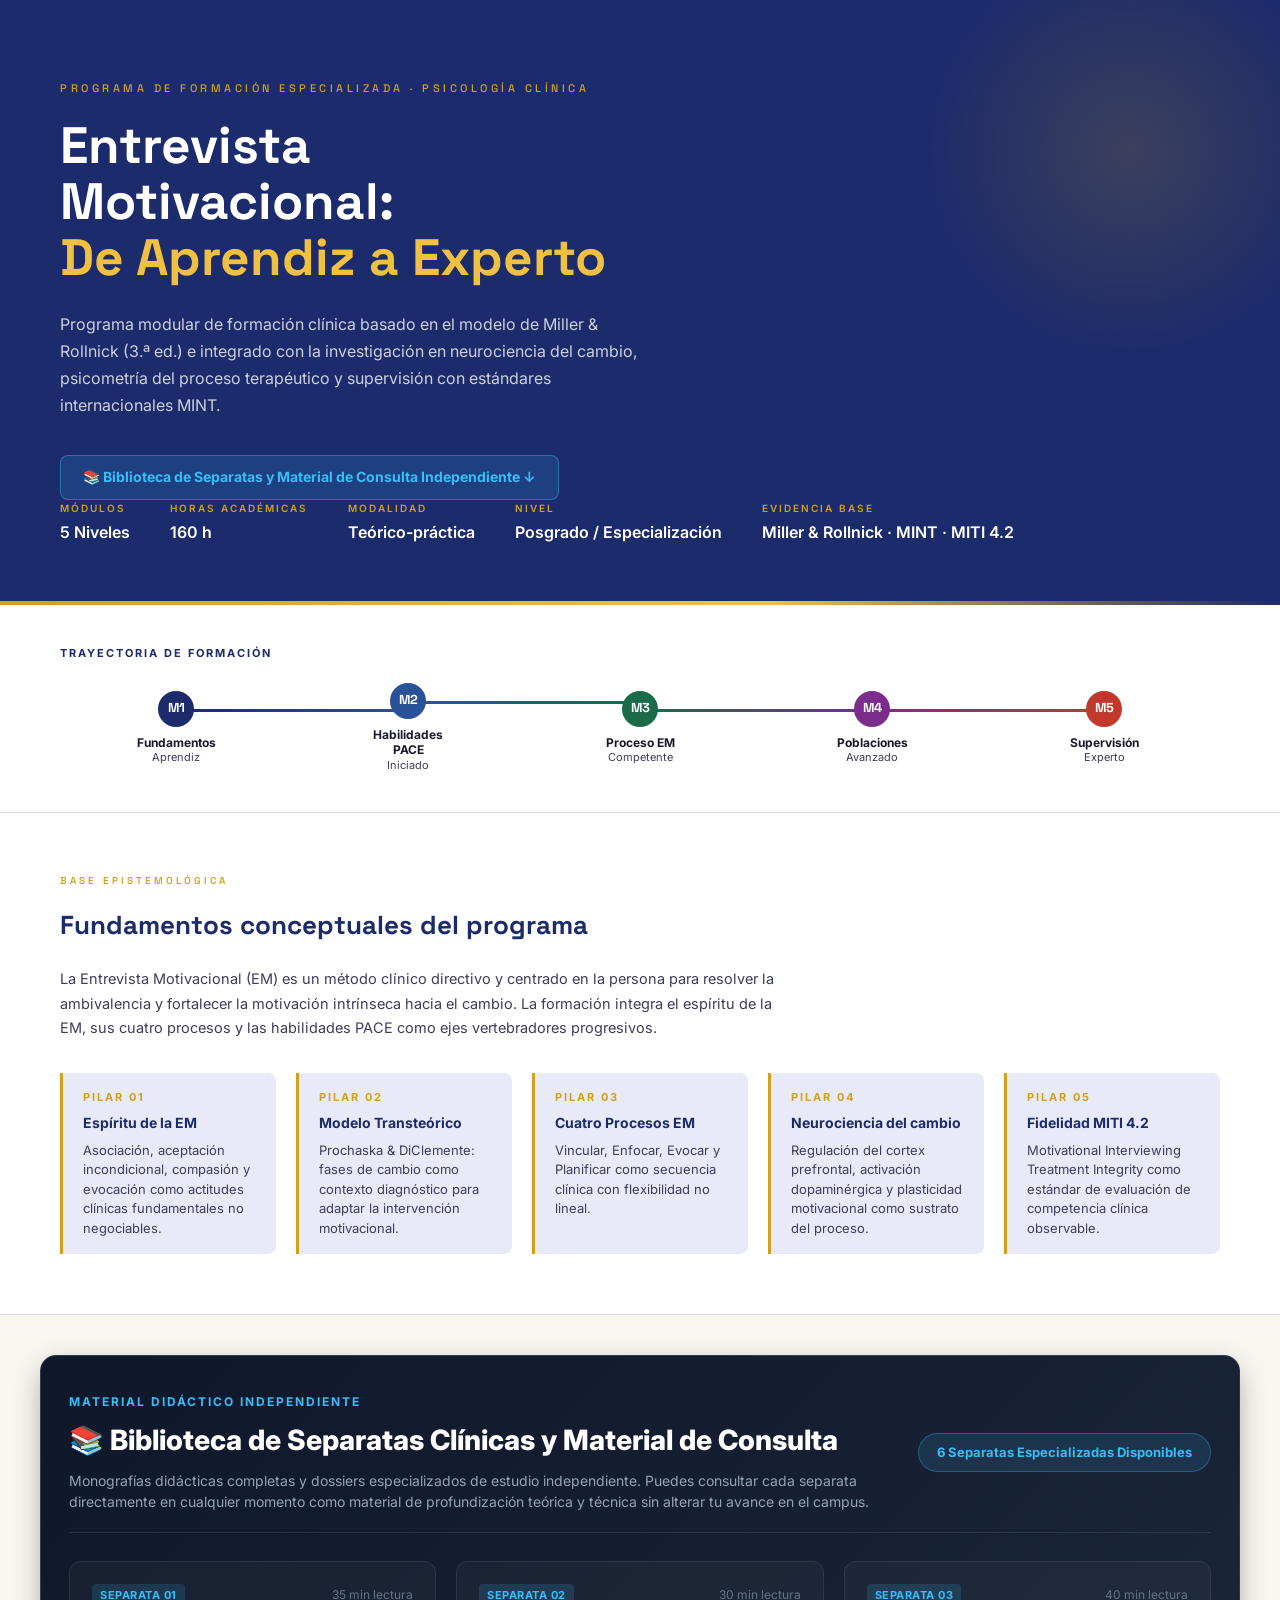
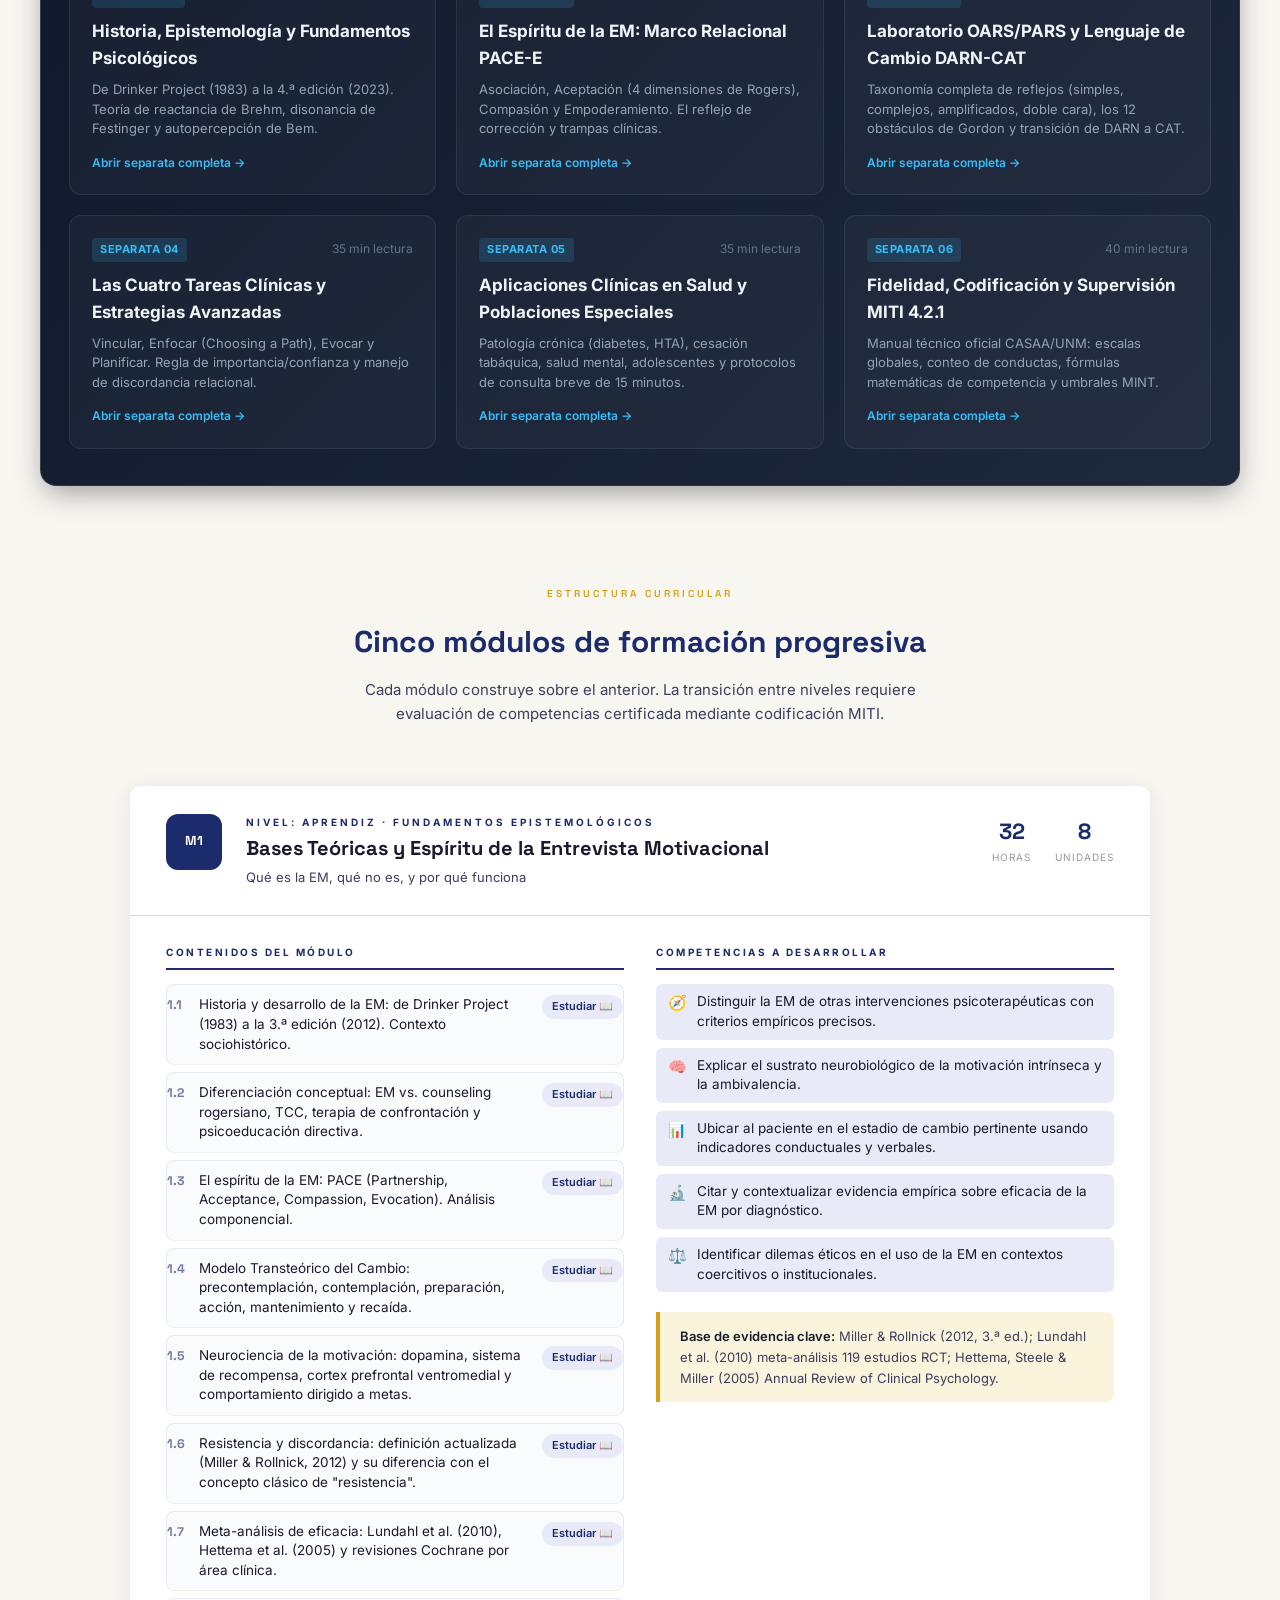
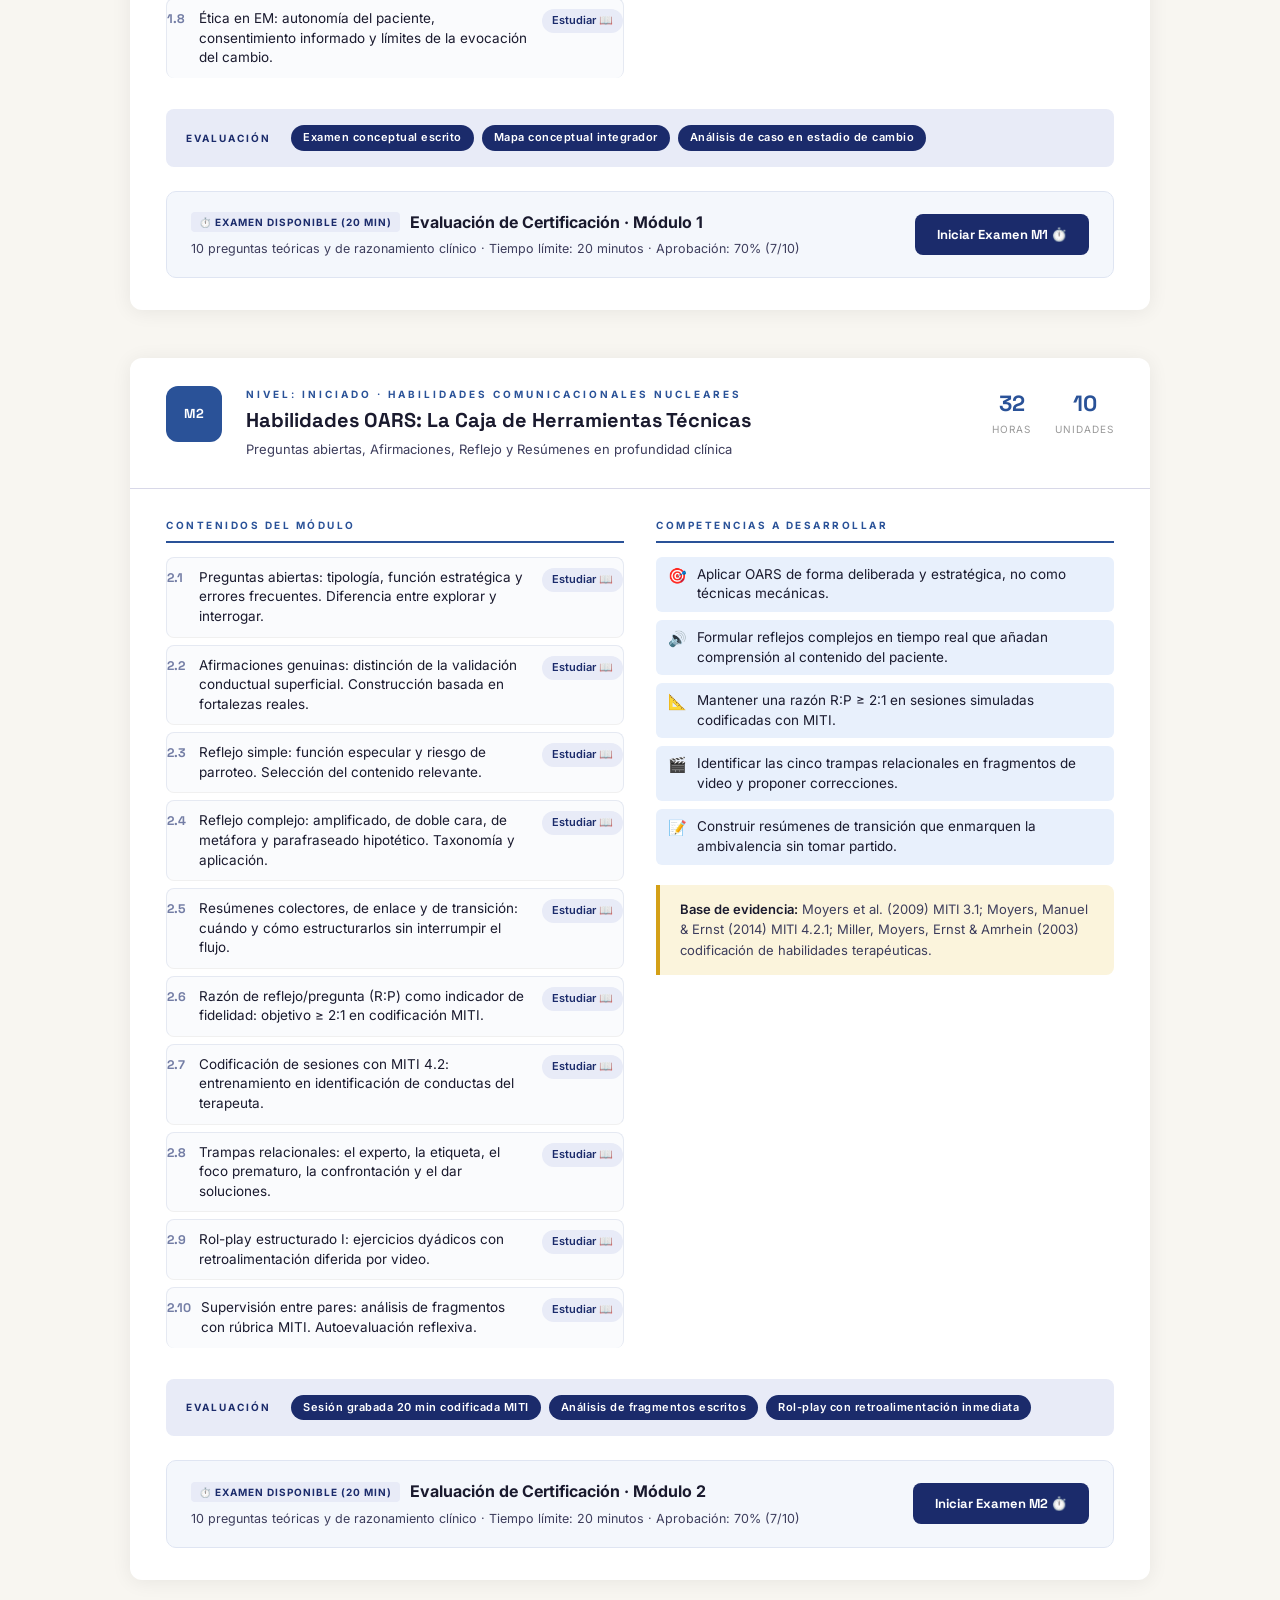
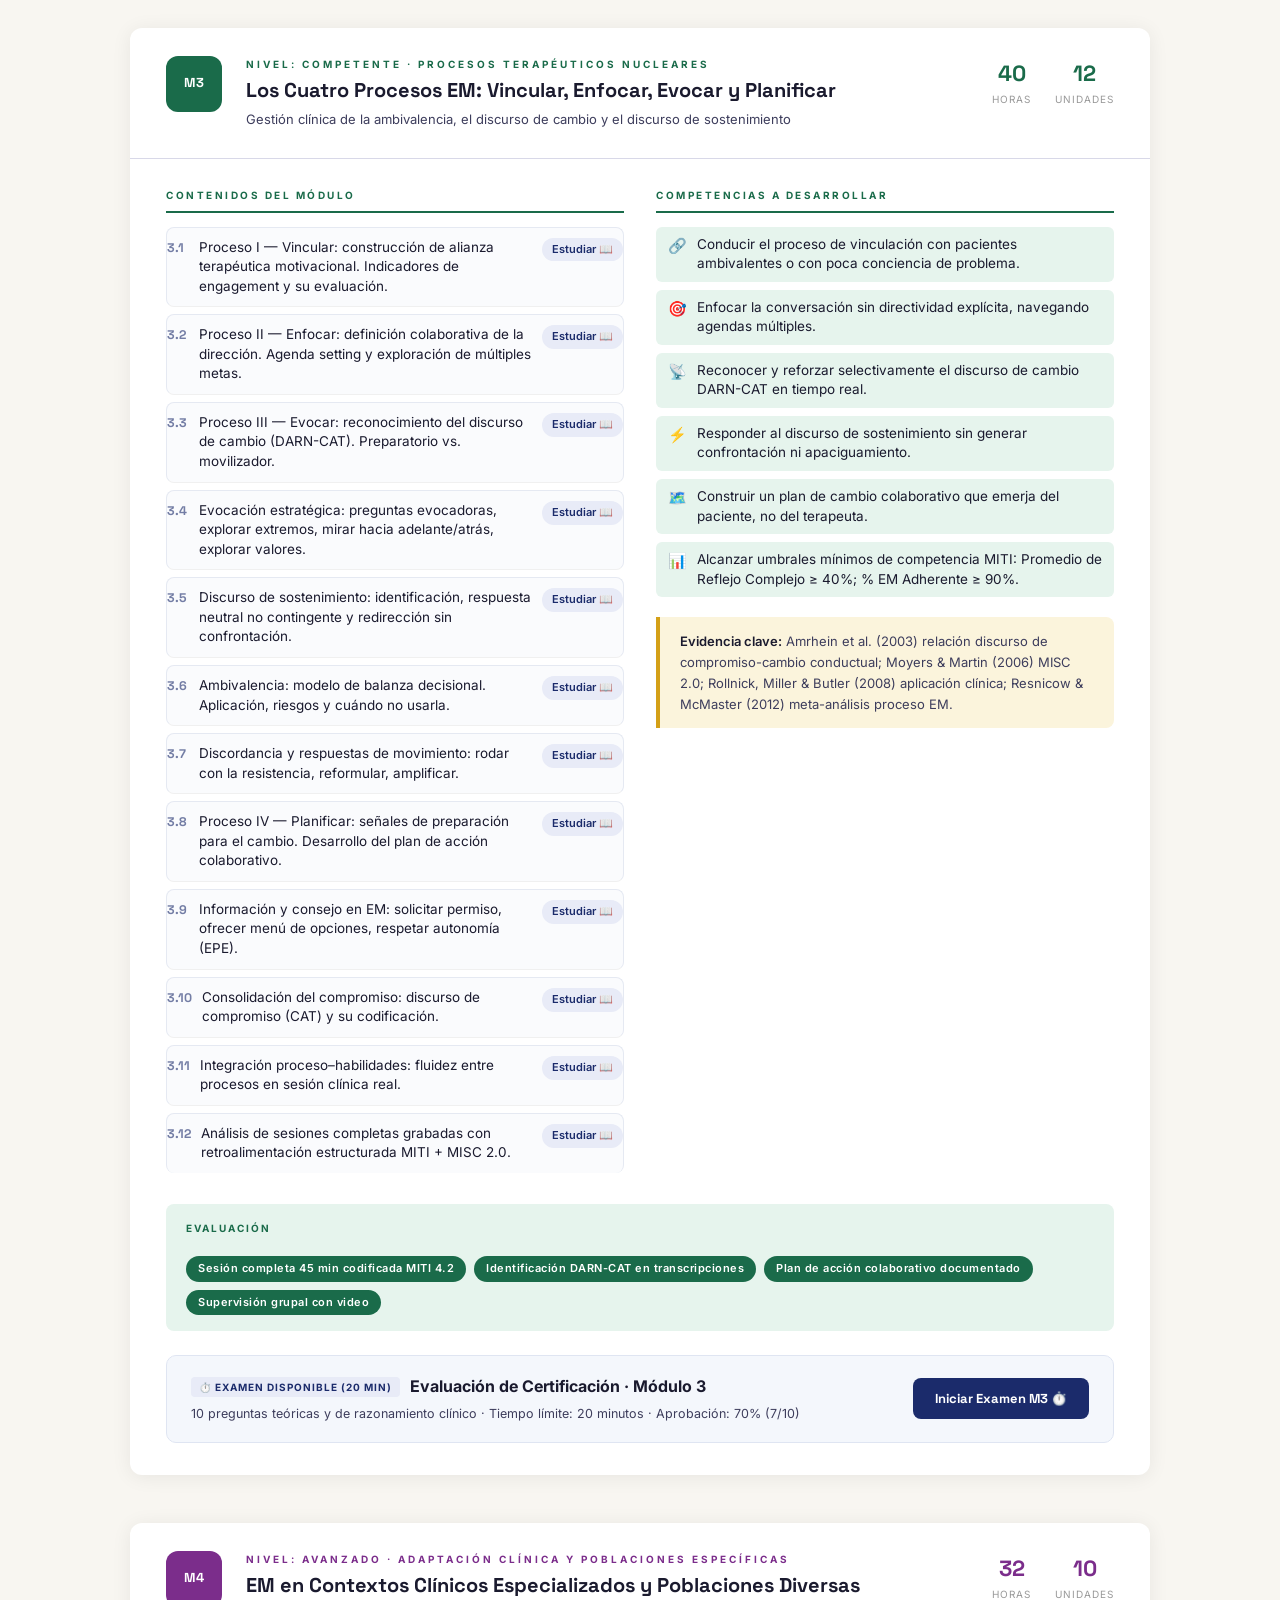
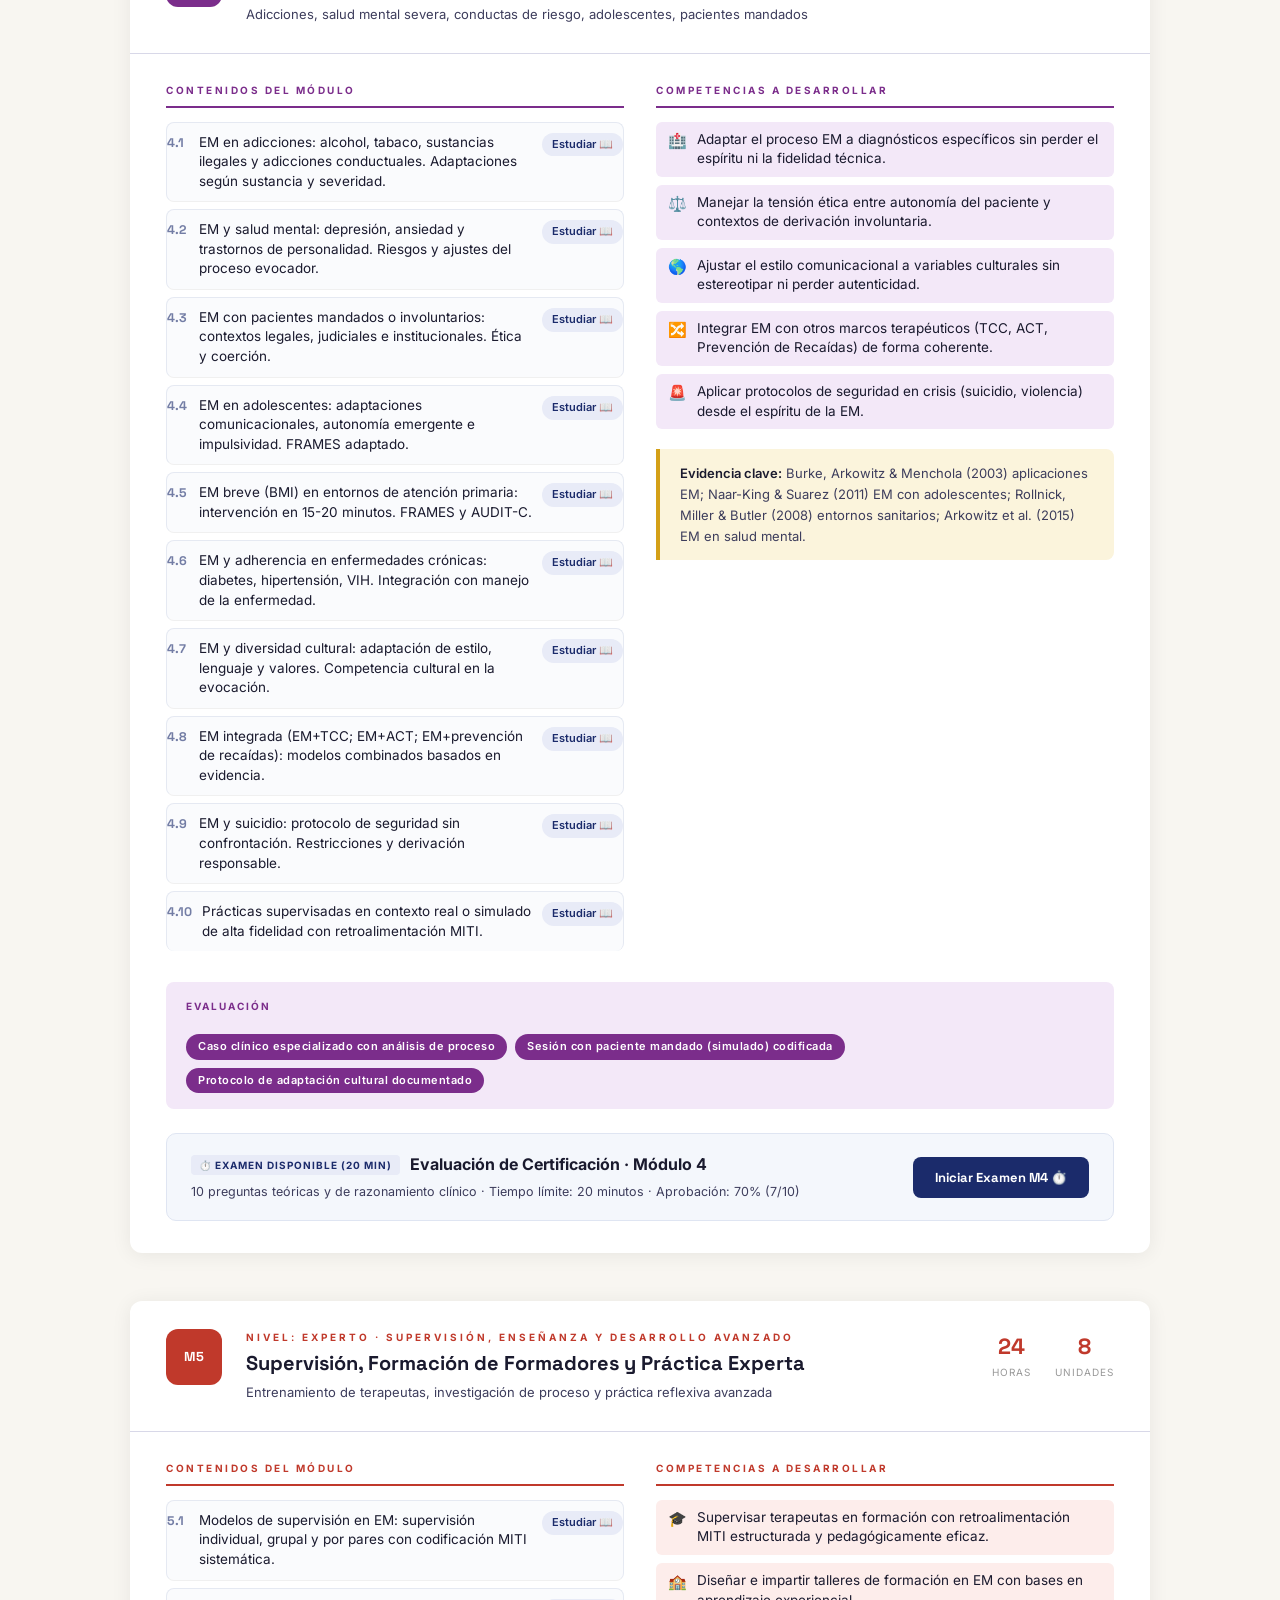
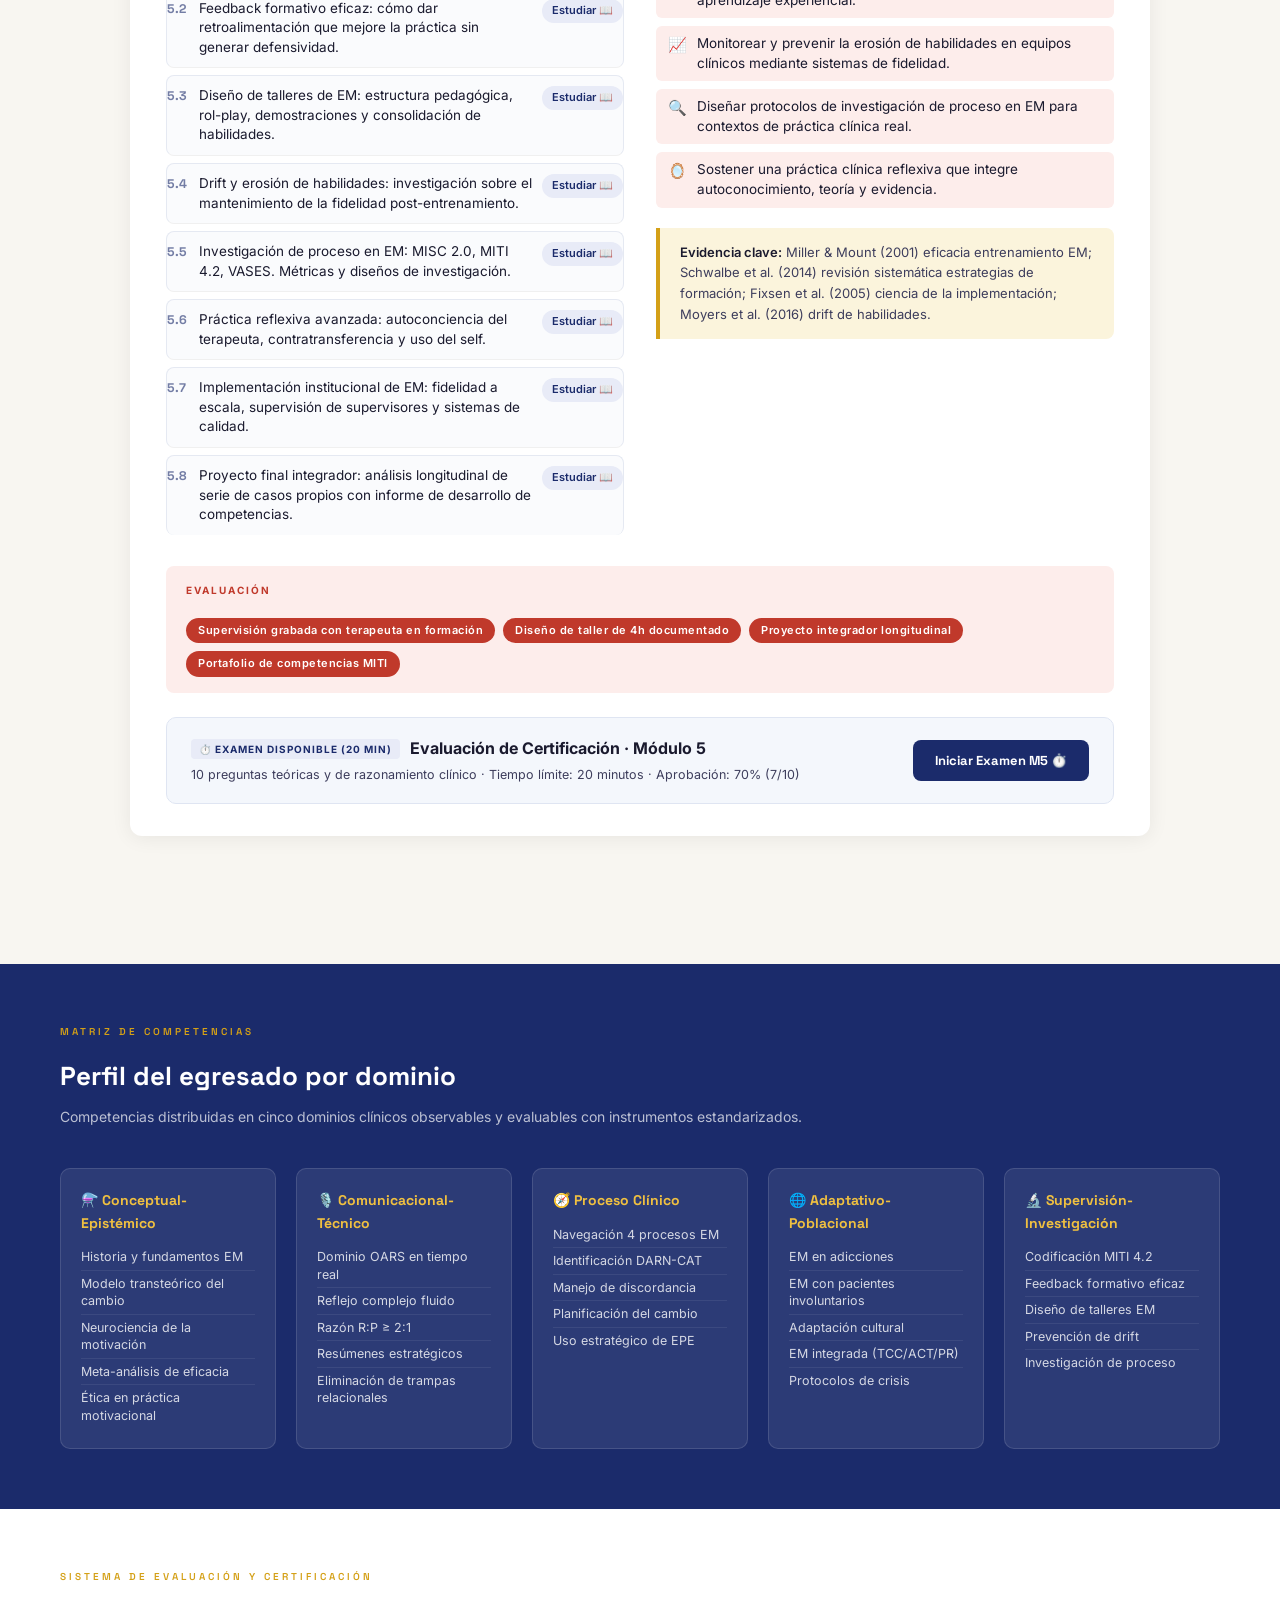
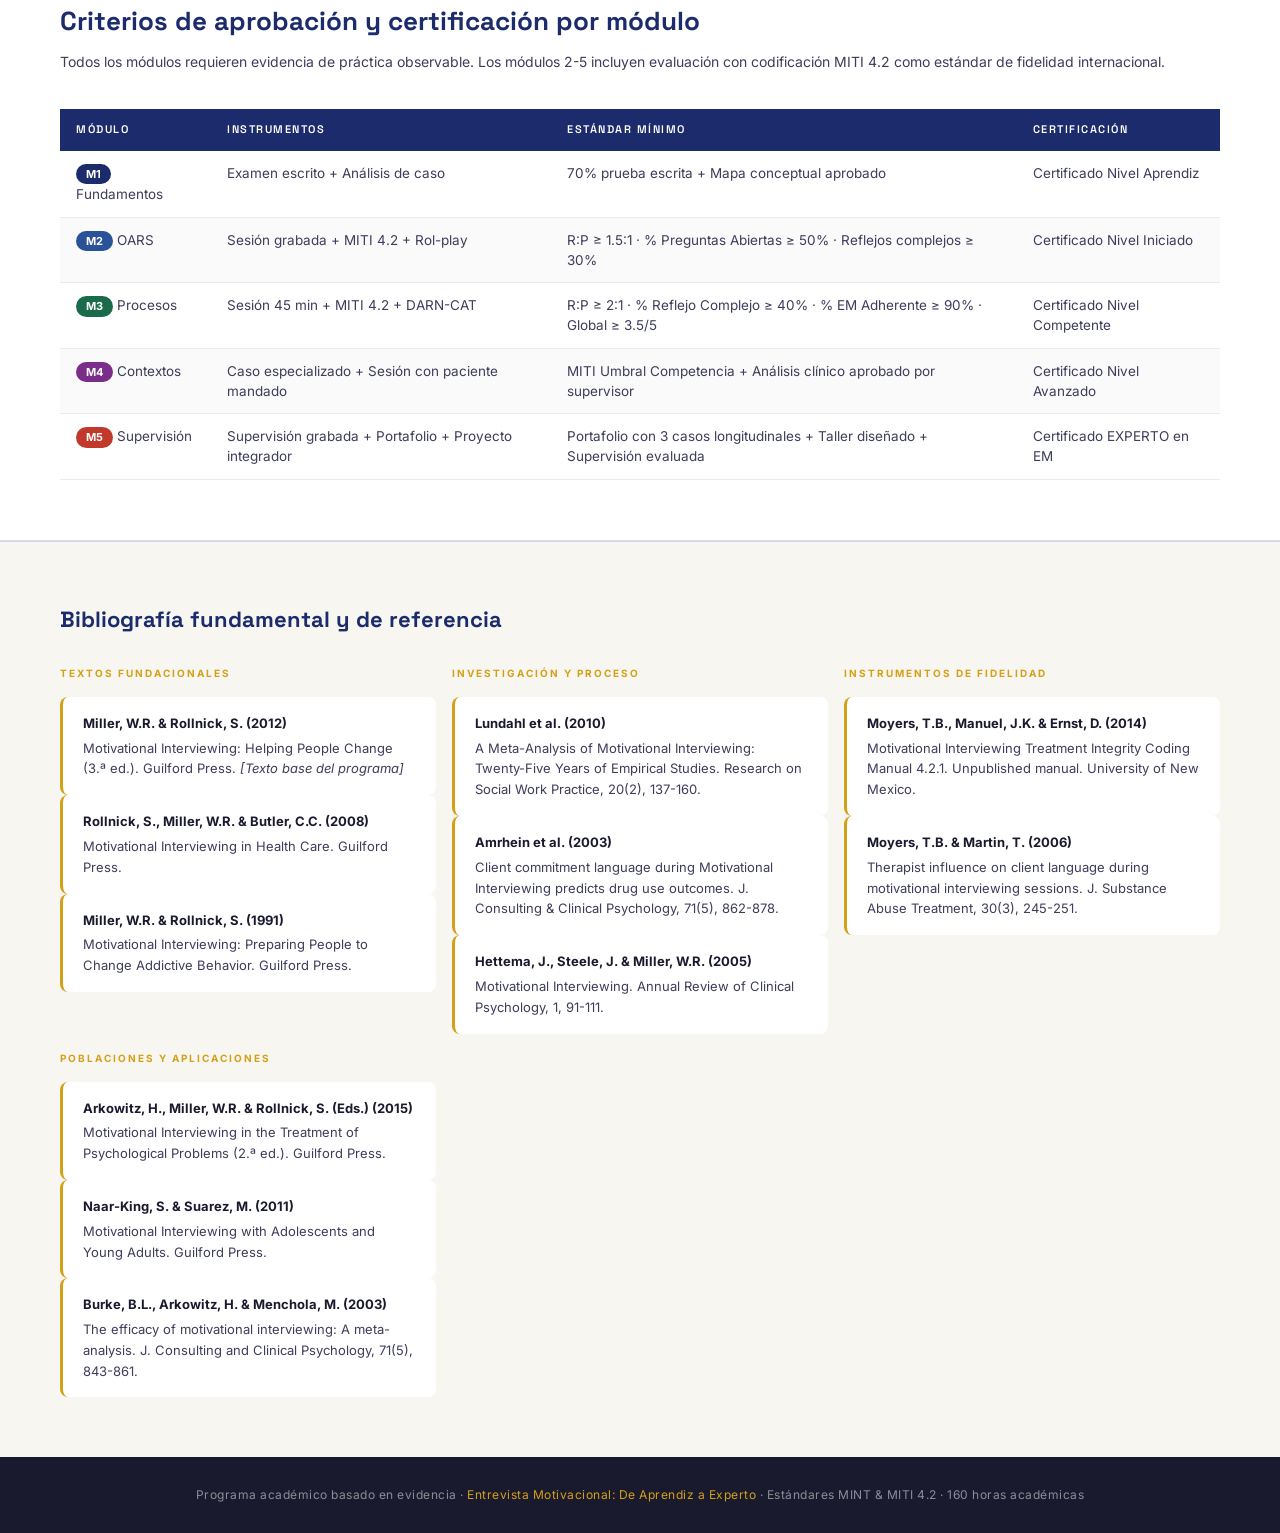
<file: index.html>
<!DOCTYPE html>
<html lang="es">
<head>
<meta charset="UTF-8">
<meta name="viewport" content="width=device-width, initial-scale=1.0">
<title>Programa de Formación en Entrevista Motivacional</title>
<style>
  @import url('https://fonts.googleapis.com/css2?family=Inter:wght@300;400;500;600;700&family=Space+Grotesk:wght@400;500;700&display=swap');

  :root {
    --cobalt: #1B2B6B;
    --cobalt-light: #2A3F8F;
    --cobalt-pale: #E8EBF7;
    --amber: #D4A017;
    --amber-light: #F0C040;
    --amber-pale: #FBF4DC;
    --ink: #1A1A2E;
    --graphite: #3D3D5C;
    --mist: #F8F6F1;
    --white: #FFFFFF;
    --border: #D8D8E8;
    --m1: #1B2B6B;
    --m2: #2A5298;
    --m3: #1A6B4A;
    --m4: #7B2D8B;
    --m5: #C0392B;
  }

  * { margin: 0; padding: 0; box-sizing: border-box; }

  body {
    font-family: 'Inter', sans-serif;
    background: var(--mist);
    color: var(--ink);
    line-height: 1.6;
  }

  /* HERO */
  .hero {
    background: var(--cobalt);
    color: white;
    padding: 80px 60px 60px;
    position: relative;
    overflow: hidden;
  }
  .hero::before {
    content: '';
    position: absolute;
    top: -60px; right: -60px;
    width: 420px; height: 420px;
    border-radius: 50%;
    background: radial-gradient(circle, rgba(212,160,23,0.18) 0%, transparent 70%);
  }
  .hero::after {
    content: '';
    position: absolute;
    bottom: 0; left: 0;
    width: 100%; height: 4px;
    background: linear-gradient(90deg, var(--amber) 0%, var(--amber-light) 60%, transparent 100%);
  }
  .hero-eyebrow {
    font-family: 'Space Grotesk', sans-serif;
    font-size: 11px;
    letter-spacing: 3.5px;
    text-transform: uppercase;
    color: var(--amber);
    margin-bottom: 20px;
    font-weight: 500;
  }
  .hero h1 {
    font-family: 'Space Grotesk', sans-serif;
    font-size: clamp(28px, 4vw, 52px);
    font-weight: 700;
    line-height: 1.1;
    max-width: 700px;
    margin-bottom: 24px;
  }
  .hero h1 em {
    font-style: normal;
    color: var(--amber-light);
  }
  .hero-desc {
    font-size: 16px;
    color: rgba(255,255,255,0.78);
    max-width: 580px;
    line-height: 1.7;
    margin-bottom: 36px;
  }
  .hero-meta {
    display: flex;
    gap: 40px;
    flex-wrap: wrap;
  }
  .meta-item {
    display: flex;
    flex-direction: column;
    gap: 4px;
  }
  .meta-label {
    font-size: 10px;
    letter-spacing: 2px;
    text-transform: uppercase;
    color: var(--amber);
    font-weight: 600;
  }
  .meta-value {
    font-size: 16px;
    font-weight: 600;
    color: white;
  }

  /* MARCO TEÓRICO */
  .framework {
    background: white;
    padding: 60px;
    border-bottom: 1px solid var(--border);
  }
  .section-label {
    font-family: 'Space Grotesk', sans-serif;
    font-size: 10px;
    letter-spacing: 3px;
    text-transform: uppercase;
    color: var(--amber);
    font-weight: 600;
    margin-bottom: 16px;
  }
  .framework h2 {
    font-family: 'Space Grotesk', sans-serif;
    font-size: 26px;
    font-weight: 700;
    color: var(--cobalt);
    margin-bottom: 20px;
  }
  .pillars {
    display: grid;
    grid-template-columns: repeat(auto-fit, minmax(200px, 1fr));
    gap: 20px;
    margin-top: 32px;
  }
  .pillar {
    border-left: 3px solid var(--amber);
    padding: 16px 20px;
    background: var(--cobalt-pale);
    border-radius: 0 8px 8px 0;
  }
  .pillar-num {
    font-size: 11px;
    letter-spacing: 2px;
    color: var(--amber);
    font-weight: 700;
    text-transform: uppercase;
    margin-bottom: 6px;
  }
  .pillar h4 {
    font-size: 14px;
    font-weight: 700;
    color: var(--cobalt);
    margin-bottom: 6px;
  }
  .pillar p {
    font-size: 13px;
    color: var(--graphite);
    line-height: 1.5;
  }

  /* ESTRUCTURA MODULAR */
  .program-body {
    max-width: 1100px;
    margin: 0 auto;
    padding: 60px 40px;
  }

  .program-header {
    text-align: center;
    margin-bottom: 60px;
  }
  .program-header h2 {
    font-family: 'Space Grotesk', sans-serif;
    font-size: 30px;
    font-weight: 700;
    color: var(--cobalt);
    margin-bottom: 12px;
  }
  .program-header p {
    color: var(--graphite);
    font-size: 15px;
    max-width: 560px;
    margin: 0 auto;
  }

  /* MÓDULO CARDS */
  .module {
    margin-bottom: 48px;
    border-radius: 12px;
    overflow: hidden;
    box-shadow: 0 2px 20px rgba(0,0,0,0.07);
    background: white;
    position: relative;
  }

  .module-header {
    padding: 28px 36px;
    display: flex;
    align-items: flex-start;
    gap: 24px;
    cursor: pointer;
    transition: background 0.2s;
  }
  .module-header:hover { background: rgba(0,0,0,0.02); }

  .module-badge {
    min-width: 56px; height: 56px;
    border-radius: 12px;
    display: flex; align-items: center; justify-content: center;
    font-family: 'Space Grotesk', sans-serif;
    font-size: 13px;
    font-weight: 700;
    color: white;
    letter-spacing: 0.5px;
    flex-shrink: 0;
  }

  .module-meta { flex: 1; }
  .module-level {
    font-size: 10px;
    letter-spacing: 3px;
    text-transform: uppercase;
    font-weight: 700;
    margin-bottom: 6px;
  }
  .module-title {
    font-family: 'Space Grotesk', sans-serif;
    font-size: 20px;
    font-weight: 700;
    color: var(--ink);
    margin-bottom: 6px;
    line-height: 1.25;
  }
  .module-subtitle {
    font-size: 13px;
    color: var(--graphite);
  }
  .module-stats {
    display: flex;
    gap: 24px;
    flex-shrink: 0;
    align-items: center;
  }
  .stat { text-align: center; }
  .stat-val {
    font-family: 'Space Grotesk', sans-serif;
    font-size: 22px;
    font-weight: 700;
  }
  .stat-lbl {
    font-size: 10px;
    color: #999;
    letter-spacing: 1px;
    text-transform: uppercase;
  }

  .module-body {
    padding: 0 36px 32px;
    border-top: 1px solid var(--border);
  }

  .module-grid {
    display: grid;
    grid-template-columns: 1fr 1fr;
    gap: 32px;
    margin-top: 28px;
  }

  .col-label {
    font-size: 10px;
    letter-spacing: 2.5px;
    text-transform: uppercase;
    font-weight: 700;
    margin-bottom: 14px;
    padding-bottom: 8px;
    border-bottom: 2px solid;
  }

  .unit-list { list-style: none; }
  .unit-list li {
    padding: 10px 0;
    border-bottom: 1px solid #F0F0F0;
    font-size: 14px;
    color: var(--graphite);
    display: flex;
    gap: 10px;
    align-items: flex-start;
    line-height: 1.45;
  }
  .unit-list li:last-child { border-bottom: none; }
  .unit-num {
    font-size: 11px;
    font-weight: 700;
    min-width: 22px;
    padding-top: 1px;
    opacity: 0.6;
  }

  .comp-list { list-style: none; }
  .comp-list li {
    padding: 8px 12px;
    margin-bottom: 8px;
    border-radius: 6px;
    font-size: 13.5px;
    line-height: 1.45;
    display: flex;
    gap: 10px;
    align-items: flex-start;
  }
  .comp-icon { font-size: 15px; flex-shrink: 0; }

  .eval-row {
    margin-top: 24px;
    padding: 16px 20px;
    border-radius: 8px;
    background: var(--cobalt-pale);
    display: flex;
    gap: 20px;
    flex-wrap: wrap;
    align-items: center;
  }
  .eval-label {
    font-size: 10px;
    letter-spacing: 2px;
    text-transform: uppercase;
    font-weight: 700;
    color: var(--cobalt);
    flex-shrink: 0;
  }
  .eval-tags {
    display: flex;
    gap: 8px;
    flex-wrap: wrap;
  }
  .eval-tag {
    background: var(--cobalt);
    color: white;
    font-size: 11px;
    font-weight: 600;
    padding: 4px 12px;
    border-radius: 20px;
    letter-spacing: 0.5px;
  }

  /* COLORES POR MÓDULO */
  .m1 .module-badge { background: var(--m1); }
  .m1 .module-level { color: var(--m1); }
  .m1 .stat-val { color: var(--m1); }
  .m1 .col-label { border-color: var(--m1); color: var(--m1); }
  .m1 .comp-list li { background: #E8EBF7; }

  .m2 .module-badge { background: var(--m2); }
  .m2 .module-level { color: var(--m2); }
  .m2 .stat-val { color: var(--m2); }
  .m2 .col-label { border-color: var(--m2); color: var(--m2); }
  .m2 .comp-list li { background: #E8F0FC; }

  .m3 .module-badge { background: var(--m3); }
  .m3 .module-level { color: var(--m3); }
  .m3 .stat-val { color: var(--m3); }
  .m3 .col-label { border-color: var(--m3); color: var(--m3); }
  .m3 .comp-list li { background: #E6F4ED; }
  .m3 .eval-row { background: #E6F4ED; }
  .m3 .eval-label { color: var(--m3); }
  .m3 .eval-tag { background: var(--m3); }

  .m4 .module-badge { background: var(--m4); }
  .m4 .module-level { color: var(--m4); }
  .m4 .stat-val { color: var(--m4); }
  .m4 .col-label { border-color: var(--m4); color: var(--m4); }
  .m4 .comp-list li { background: #F3E8F8; }
  .m4 .eval-row { background: #F3E8F8; }
  .m4 .eval-label { color: var(--m4); }
  .m4 .eval-tag { background: var(--m4); }

  .m5 .module-badge { background: var(--m5); }
  .m5 .module-level { color: var(--m5); }
  .m5 .stat-val { color: var(--m5); }
  .m5 .col-label { border-color: var(--m5); color: var(--m5); }
  .m5 .comp-list li { background: #FDEDEB; }
  .m5 .eval-row { background: #FDEDEB; }
  .m5 .eval-label { color: var(--m5); }
  .m5 .eval-tag { background: var(--m5); }

  /* EVIDENCIA */
  .evidence-strip {
    background: var(--amber-pale);
    border-left: 4px solid var(--amber);
    padding: 14px 20px;
    border-radius: 0 8px 8px 0;
    margin-top: 20px;
    font-size: 13px;
    color: var(--graphite);
    line-height: 1.6;
  }
  .evidence-strip strong {
    color: var(--ink);
    font-weight: 600;
  }

  /* MAPA DE COMPETENCIAS */
  .competency-map {
    background: var(--cobalt);
    color: white;
    padding: 60px;
    margin-top: 20px;
  }
  .competency-map h2 {
    font-family: 'Space Grotesk', sans-serif;
    font-size: 26px;
    margin-bottom: 8px;
  }
  .competency-map .intro {
    color: rgba(255,255,255,0.7);
    font-size: 14px;
    margin-bottom: 40px;
  }
  .comp-matrix {
    display: grid;
    grid-template-columns: repeat(auto-fit, minmax(200px, 1fr));
    gap: 20px;
  }
  .comp-card {
    background: rgba(255,255,255,0.08);
    border: 1px solid rgba(255,255,255,0.12);
    border-radius: 10px;
    padding: 20px;
    transition: background 0.2s;
  }
  .comp-card:hover { background: rgba(255,255,255,0.13); }
  .comp-card h4 {
    font-family: 'Space Grotesk', sans-serif;
    font-size: 14px;
    font-weight: 700;
    color: var(--amber-light);
    margin-bottom: 10px;
  }
  .comp-card ul { list-style: none; }
  .comp-card ul li {
    font-size: 12.5px;
    color: rgba(255,255,255,0.8);
    padding: 4px 0;
    border-bottom: 1px solid rgba(255,255,255,0.07);
    line-height: 1.4;
  }
  .comp-card ul li:last-child { border-bottom: none; }

  /* TABLA EVALUACIÓN */
  .eval-section {
    background: white;
    padding: 60px;
  }
  .eval-section h2 {
    font-family: 'Space Grotesk', sans-serif;
    font-size: 26px;
    color: var(--cobalt);
    margin-bottom: 8px;
  }
  .eval-section .intro {
    color: var(--graphite);
    font-size: 14px;
    margin-bottom: 36px;
  }
  table {
    width: 100%;
    border-collapse: collapse;
    font-size: 13.5px;
  }
  th {
    background: var(--cobalt);
    color: white;
    text-align: left;
    padding: 12px 16px;
    font-family: 'Space Grotesk', sans-serif;
    font-size: 11px;
    letter-spacing: 1.5px;
    text-transform: uppercase;
    font-weight: 600;
  }
  td {
    padding: 12px 16px;
    border-bottom: 1px solid #EBEBEB;
    vertical-align: top;
    color: var(--graphite);
    line-height: 1.5;
  }
  tr:nth-child(even) td { background: #FAFAFA; }
  .badge-inline {
    display: inline-block;
    padding: 2px 10px;
    border-radius: 20px;
    font-size: 11px;
    font-weight: 700;
    color: white;
  }

  /* BIBLIOGRAFÍA */
  .biblio {
    padding: 60px;
    background: var(--mist);
    border-top: 2px solid var(--border);
  }
  .biblio h2 {
    font-family: 'Space Grotesk', sans-serif;
    font-size: 22px;
    color: var(--cobalt);
    margin-bottom: 28px;
  }
  .biblio-grid {
    display: grid;
    grid-template-columns: repeat(auto-fit, minmax(280px, 1fr));
    gap: 16px;
  }
  .biblio-item {
    background: white;
    border-radius: 8px;
    padding: 16px 20px;
    border-left: 3px solid var(--amber);
    font-size: 13px;
    line-height: 1.6;
    color: var(--graphite);
  }
  .biblio-item strong { color: var(--ink); display: block; margin-bottom: 4px; }
  .biblio-cat {
    font-size: 10px;
    letter-spacing: 2px;
    text-transform: uppercase;
    color: var(--amber);
    font-weight: 700;
    margin-bottom: 16px;
  }

  /* FOOTER */
  footer {
    background: var(--ink);
    color: rgba(255,255,255,0.5);
    text-align: center;
    padding: 28px;
    font-size: 12px;
    letter-spacing: 0.5px;
  }
  footer span { color: var(--amber); }

  /* PROGRESS BAR */
  .progress-container {
    background: white;
    padding: 40px 60px;
    border-bottom: 1px solid var(--border);
  }
  .progress-label {
    font-size: 11px;
    letter-spacing: 2px;
    text-transform: uppercase;
    font-weight: 700;
    color: var(--cobalt);
    margin-bottom: 20px;
  }
  .progress-track {
    display: flex;
    align-items: center;
    gap: 0;
  }
  .prog-node {
    display: flex;
    flex-direction: column;
    align-items: center;
    flex: 1;
    position: relative;
  }
  .prog-dot {
    width: 36px; height: 36px;
    border-radius: 50%;
    color: white;
    font-family: 'Space Grotesk', sans-serif;
    font-size: 13px;
    font-weight: 700;
    display: flex; align-items: center; justify-content: center;
    position: relative;
    z-index: 1;
  }
  .prog-line {
    position: absolute;
    top: 18px; left: 50%;
    width: 100%; height: 3px;
    z-index: 0;
  }
  .prog-text {
    font-size: 11px;
    text-align: center;
    margin-top: 8px;
    line-height: 1.3;
    color: var(--graphite);
    max-width: 100px;
  }
  .prog-text strong {
    display: block;
    color: var(--ink);
    font-size: 12px;
  }

  @media (max-width: 768px) {
    .hero { padding: 48px 24px 40px; }
    .framework, .competency-map, .eval-section, .biblio { padding: 40px 24px; }
    .program-body { padding: 40px 20px; }
    .module-header { flex-wrap: wrap; padding: 20px 20px; }
    .module-body { padding: 0 20px 24px; }
    .module-grid { grid-template-columns: 1fr; }
    .module-stats { display: none; }
    .progress-container { padding: 32px 24px; }
    .prog-text { display: none; }
  }

  @media print {
    .module-body { display: block !important; }
  }
</style>
<link rel="stylesheet" href="css/course.css">
<base target="_blank">
</head>
<body>

<!-- HERO -->
<header class="hero">
  <div class="hero-eyebrow">Programa de Formación Especializada · Psicología Clínica</div>
  <h1>Entrevista<br>Motivacional:<br><em>De Aprendiz a Experto</em></h1>
  <p class="hero-desc">Programa modular de formación clínica basado en el modelo de Miller &amp; Rollnick (3.ª ed.) e integrado con la investigación en neurociencia del cambio, psicometría del proceso terapéutico y supervisión con estándares internacionales MINT.</p>
  <div style="margin-top: 20px;">
        <a href="#biblioteca-separatas" style="display: inline-flex; align-items: center; gap: 8px; background: rgba(56,189,248,0.15); border: 1px solid rgba(56,189,248,0.4); color: #38bdf8; padding: 10px 22px; border-radius: 8px; font-weight: 700; text-decoration: none; font-size: 14px; transition: all 0.2s;">📚 Biblioteca de Separatas y Material de Consulta Independiente ↓</a>
      </div>
      <div class="hero-meta">
    <div class="meta-item">
      <span class="meta-label">Módulos</span>
      <span class="meta-value">5 Niveles</span>
    </div>
    <div class="meta-item">
      <span class="meta-label">Horas académicas</span>
      <span class="meta-value">160 h</span>
    </div>
    <div class="meta-item">
      <span class="meta-label">Modalidad</span>
      <span class="meta-value">Teórico-práctica</span>
    </div>
    <div class="meta-item">
      <span class="meta-label">Nivel</span>
      <span class="meta-value">Posgrado / Especialización</span>
    </div>
    <div class="meta-item">
      <span class="meta-label">Evidencia base</span>
      <span class="meta-value">Miller &amp; Rollnick · MINT · MITI 4.2</span>
    </div>
  </div>
</header>

<!-- PROGRESO VISUAL -->
<div class="progress-container">
  <div class="progress-label">Trayectoria de formación</div>
  <div class="progress-track">
    <div class="prog-node">
      <div class="prog-dot" style="background:var(--m1)">M1</div>
      <div class="prog-line" style="background:linear-gradient(90deg,var(--m1),var(--m2))"></div>
      <div class="prog-text"><strong>Fundamentos</strong>Aprendiz</div>
    </div>
    <div class="prog-node">
      <div class="prog-dot" style="background:var(--m2)">M2</div>
      <div class="prog-line" style="background:linear-gradient(90deg,var(--m2),var(--m3))"></div>
      <div class="prog-text"><strong>Habilidades PACE</strong>Iniciado</div>
    </div>
    <div class="prog-node">
      <div class="prog-dot" style="background:var(--m3)">M3</div>
      <div class="prog-line" style="background:linear-gradient(90deg,var(--m3),var(--m4))"></div>
      <div class="prog-text"><strong>Proceso EM</strong>Competente</div>
    </div>
    <div class="prog-node">
      <div class="prog-dot" style="background:var(--m4)">M4</div>
      <div class="prog-line" style="background:linear-gradient(90deg,var(--m4),var(--m5))"></div>
      <div class="prog-text"><strong>Poblaciones</strong>Avanzado</div>
    </div>
    <div class="prog-node">
      <div class="prog-dot" style="background:var(--m5)">M5</div>
      <div class="prog-line" style="background:transparent"></div>
      <div class="prog-text"><strong>Supervisión</strong>Experto</div>
    </div>
  </div>
</div>

<!-- MARCO TEÓRICO -->
<section class="framework">
  <div class="section-label">Base epistemológica</div>
  <h2>Fundamentos conceptuales del programa</h2>
  <p style="color:var(--graphite);max-width:720px;font-size:14.5px;line-height:1.7">
    La Entrevista Motivacional (EM) es un método clínico directivo y centrado en la persona para resolver la ambivalencia y fortalecer la motivación intrínseca hacia el cambio. La formación integra el espíritu de la EM, sus cuatro procesos y las habilidades PACE como ejes vertebradores progresivos.
  </p>
  <div class="pillars">
    <div class="pillar">
      <div class="pillar-num">Pilar 01</div>
      <h4>Espíritu de la EM</h4>
      <p>Asociación, aceptación incondicional, compasión y evocación como actitudes clínicas fundamentales no negociables.</p>
    </div>
    <div class="pillar">
      <div class="pillar-num">Pilar 02</div>
      <h4>Modelo Transteórico</h4>
      <p>Prochaska &amp; DiClemente: fases de cambio como contexto diagnóstico para adaptar la intervención motivacional.</p>
    </div>
    <div class="pillar">
      <div class="pillar-num">Pilar 03</div>
      <h4>Cuatro Procesos EM</h4>
      <p>Vincular, Enfocar, Evocar y Planificar como secuencia clínica con flexibilidad no lineal.</p>
    </div>
    <div class="pillar">
      <div class="pillar-num">Pilar 04</div>
      <h4>Neurociencia del cambio</h4>
      <p>Regulación del cortex prefrontal, activación dopaminérgica y plasticidad motivacional como sustrato del proceso.</p>
    </div>
    <div class="pillar">
      <div class="pillar-num">Pilar 05</div>
      <h4>Fidelidad MITI 4.2</h4>
      <p>Motivational Interviewing Treatment Integrity como estándar de evaluación de competencia clínica observable.</p>
    </div>
  </div>
</section>

<!-- BIBLIOTECA DE SEPARATAS CLÍNICAS -->
<section class="separatas-library" id="biblioteca-separatas" style="max-width: 1200px; margin: 40px auto; padding: 36px 28px; background: linear-gradient(135deg, #0f172a, #1e293b); border: 1px solid rgba(255,255,255,0.12); border-radius: 16px; color: #f8fafc; box-shadow: 0 10px 30px -5px rgba(0, 0, 0, 0.4);">
  <div style="display: flex; align-items: center; justify-content: space-between; flex-wrap: wrap; gap: 16px; margin-bottom: 28px; border-bottom: 1px solid rgba(255,255,255,0.1); padding-bottom: 20px;">
    <div>
      <div style="font-size: 12px; text-transform: uppercase; letter-spacing: 2px; color: #38bdf8; font-weight: 700; margin-bottom: 6px;">Material Didáctico Independiente</div>
      <h2 style="font-size: 28px; font-weight: 800; color: #ffffff; margin: 0;">📚 Biblioteca de Separatas Clínicas y Material de Consulta</h2>
      <p style="color: #94a3b8; font-size: 14px; margin: 8px 0 0; max-width: 820px; line-height: 1.5;">
        Monografías didácticas completas y dossiers especializados de estudio independiente. Puedes consultar cada separata directamente en cualquier momento como material de profundización teórica y técnica sin alterar tu avance en el campus.
      </p>
    </div>
    <div style="background: rgba(56, 189, 248, 0.12); border: 1px solid rgba(56, 189, 248, 0.3); padding: 8px 18px; border-radius: 999px; font-size: 13px; color: #38bdf8; font-weight: 700;">
      6 Separatas Especializadas Disponibles
    </div>
  </div>

  <div style="display: grid; grid-template-columns: repeat(auto-fit, minmax(320px, 1fr)); gap: 20px;">
    <!-- Sep 0 -->
    <a href="separatas/separata-0-historia-fundamentos.html" target="_blank" style="display: block; text-decoration: none; background: rgba(255,255,255,0.03); border: 1px solid rgba(255,255,255,0.08); border-radius: 12px; padding: 22px; transition: all 0.2s; color: inherit;">
      <div style="display: flex; justify-content: space-between; align-items: baseline; margin-bottom: 10px;">
        <span style="font-size: 11px; font-weight: 700; color: #38bdf8; background: rgba(56,189,248,0.15); padding: 3px 8px; border-radius: 4px; letter-spacing: 0.5px;">SEPARATA 01</span>
        <span style="font-size: 12px; color: #64748b;">35 min lectura</span>
      </div>
      <h3 style="font-size: 17px; font-weight: 700; color: #f1f5f9; margin: 0 0 8px;">Historia, Epistemología y Fundamentos Psicológicos</h3>
      <p style="font-size: 13px; color: #94a3b8; line-height: 1.5; margin: 0 0 14px;">De Drinker Project (1983) a la 4.ª edición (2023). Teoría de reactancia de Brehm, disonancia de Festinger y autopercepción de Bem.</p>
      <div style="font-size: 12px; color: #38bdf8; font-weight: 600; display: flex; align-items: center; gap: 4px;">Abrir separata completa →</div>
    </a>

    <!-- Sep 1 -->
    <a href="separatas/separata-1-espiritu-pace.html" target="_blank" style="display: block; text-decoration: none; background: rgba(255,255,255,0.03); border: 1px solid rgba(255,255,255,0.08); border-radius: 12px; padding: 22px; transition: all 0.2s; color: inherit;">
      <div style="display: flex; justify-content: space-between; align-items: baseline; margin-bottom: 10px;">
        <span style="font-size: 11px; font-weight: 700; color: #38bdf8; background: rgba(56,189,248,0.15); padding: 3px 8px; border-radius: 4px; letter-spacing: 0.5px;">SEPARATA 02</span>
        <span style="font-size: 12px; color: #64748b;">30 min lectura</span>
      </div>
      <h3 style="font-size: 17px; font-weight: 700; color: #f1f5f9; margin: 0 0 8px;">El Espíritu de la EM: Marco Relacional PACE-E</h3>
      <p style="font-size: 13px; color: #94a3b8; line-height: 1.5; margin: 0 0 14px;">Asociación, Aceptación (4 dimensiones de Rogers), Compasión y Empoderamiento. El reflejo de corrección y trampas clínicas.</p>
      <div style="font-size: 12px; color: #38bdf8; font-weight: 600; display: flex; align-items: center; gap: 4px;">Abrir separata completa →</div>
    </a>

    <!-- Sep 2 -->
    <a href="separatas/separata-2-oars-darn-cat.html" target="_blank" style="display: block; text-decoration: none; background: rgba(255,255,255,0.03); border: 1px solid rgba(255,255,255,0.08); border-radius: 12px; padding: 22px; transition: all 0.2s; color: inherit;">
      <div style="display: flex; justify-content: space-between; align-items: baseline; margin-bottom: 10px;">
        <span style="font-size: 11px; font-weight: 700; color: #38bdf8; background: rgba(56,189,248,0.15); padding: 3px 8px; border-radius: 4px; letter-spacing: 0.5px;">SEPARATA 03</span>
        <span style="font-size: 12px; color: #64748b;">40 min lectura</span>
      </div>
      <h3 style="font-size: 17px; font-weight: 700; color: #f1f5f9; margin: 0 0 8px;">Laboratorio OARS/PARS y Lenguaje de Cambio DARN-CAT</h3>
      <p style="font-size: 13px; color: #94a3b8; line-height: 1.5; margin: 0 0 14px;">Taxonomía completa de reflejos (simples, complejos, amplificados, doble cara), los 12 obstáculos de Gordon y transición de DARN a CAT.</p>
      <div style="font-size: 12px; color: #38bdf8; font-weight: 600; display: flex; align-items: center; gap: 4px;">Abrir separata completa →</div>
    </a>

    <!-- Sep 3 -->
    <a href="separatas/separata-3-cuatro-tareas.html" target="_blank" style="display: block; text-decoration: none; background: rgba(255,255,255,0.03); border: 1px solid rgba(255,255,255,0.08); border-radius: 12px; padding: 22px; transition: all 0.2s; color: inherit;">
      <div style="display: flex; justify-content: space-between; align-items: baseline; margin-bottom: 10px;">
        <span style="font-size: 11px; font-weight: 700; color: #38bdf8; background: rgba(56,189,248,0.15); padding: 3px 8px; border-radius: 4px; letter-spacing: 0.5px;">SEPARATA 04</span>
        <span style="font-size: 12px; color: #64748b;">35 min lectura</span>
      </div>
      <h3 style="font-size: 17px; font-weight: 700; color: #f1f5f9; margin: 0 0 8px;">Las Cuatro Tareas Clínicas y Estrategias Avanzadas</h3>
      <p style="font-size: 13px; color: #94a3b8; line-height: 1.5; margin: 0 0 14px;">Vincular, Enfocar (Choosing a Path), Evocar y Planificar. Regla de importancia/confianza y manejo de discordancia relacional.</p>
      <div style="font-size: 12px; color: #38bdf8; font-weight: 600; display: flex; align-items: center; gap: 4px;">Abrir separata completa →</div>
    </a>

    <!-- Sep 4 -->
    <a href="separatas/separata-4-contextos-clinicos.html" target="_blank" style="display: block; text-decoration: none; background: rgba(255,255,255,0.03); border: 1px solid rgba(255,255,255,0.08); border-radius: 12px; padding: 22px; transition: all 0.2s; color: inherit;">
      <div style="display: flex; justify-content: space-between; align-items: baseline; margin-bottom: 10px;">
        <span style="font-size: 11px; font-weight: 700; color: #38bdf8; background: rgba(56,189,248,0.15); padding: 3px 8px; border-radius: 4px; letter-spacing: 0.5px;">SEPARATA 05</span>
        <span style="font-size: 12px; color: #64748b;">35 min lectura</span>
      </div>
      <h3 style="font-size: 17px; font-weight: 700; color: #f1f5f9; margin: 0 0 8px;">Aplicaciones Clínicas en Salud y Poblaciones Especiales</h3>
      <p style="font-size: 13px; color: #94a3b8; line-height: 1.5; margin: 0 0 14px;">Patología crónica (diabetes, HTA), cesación tabáquica, salud mental, adolescentes y protocolos de consulta breve de 15 minutos.</p>
      <div style="font-size: 12px; color: #38bdf8; font-weight: 600; display: flex; align-items: center; gap: 4px;">Abrir separata completa →</div>
    </a>

    <!-- Sep 5 -->
    <a href="separatas/separata-5-fidelidad-miti.html" target="_blank" style="display: block; text-decoration: none; background: rgba(255,255,255,0.03); border: 1px solid rgba(255,255,255,0.08); border-radius: 12px; padding: 22px; transition: all 0.2s; color: inherit;">
      <div style="display: flex; justify-content: space-between; align-items: baseline; margin-bottom: 10px;">
        <span style="font-size: 11px; font-weight: 700; color: #38bdf8; background: rgba(56,189,248,0.15); padding: 3px 8px; border-radius: 4px; letter-spacing: 0.5px;">SEPARATA 06</span>
        <span style="font-size: 12px; color: #64748b;">40 min lectura</span>
      </div>
      <h3 style="font-size: 17px; font-weight: 700; color: #f1f5f9; margin: 0 0 8px;">Fidelidad, Codificación y Supervisión MITI 4.2.1</h3>
      <p style="font-size: 13px; color: #94a3b8; line-height: 1.5; margin: 0 0 14px;">Manual técnico oficial CASAA/UNM: escalas globales, conteo de conductas, fórmulas matemáticas de competencia y umbrales MINT.</p>
      <div style="font-size: 12px; color: #38bdf8; font-weight: 600; display: flex; align-items: center; gap: 4px;">Abrir separata completa →</div>
    </a>
  </div>
</section>

<!-- MÓDULOS -->
<main class="program-body">
  <div class="program-header">
    <div class="section-label">Estructura curricular</div>
    <h2>Cinco módulos de formación progresiva</h2>
    <p>Cada módulo construye sobre el anterior. La transición entre niveles requiere evaluación de competencias certificada mediante codificación MITI.</p>
  </div>

  <!-- M1 -->
  <div class="module m1" id="module-card-m1">
    <div class="module-header">
      <div class="module-badge">M1</div>
      <div class="module-meta">
        <div class="module-level">Nivel: Aprendiz · Fundamentos epistemológicos</div>
        <div class="module-title">Bases Teóricas y Espíritu de la Entrevista Motivacional</div>
        <div class="module-subtitle">Qué es la EM, qué no es, y por qué funciona</div>
      </div>
      <div class="module-stats">
        <div class="stat"><div class="stat-val">32</div><div class="stat-lbl">Horas</div></div>
        <div class="stat"><div class="stat-val">8</div><div class="stat-lbl">Unidades</div></div>
      </div>
    </div>
    <div class="module-body">
      <div class="module-grid">
        <div>
          <div class="col-label">Contenidos del módulo</div>
          <ul class="unit-list">
            <li class="unit-item" data-unit-id="1.1" onclick="window.openUnitModal('1.1')" role="button" tabindex="0">
              <div class="unit-item-content">
                <span class="unit-num">1.1</span>
                <span class="unit-text">Historia y desarrollo de la EM: de Drinker Project (1983) a la 3.ª edición (2012). Contexto sociohistórico.</span>
              </div>
              <span class="unit-action-badge">Estudiar 📖</span>
            </li>
            <li class="unit-item" data-unit-id="1.2" onclick="window.openUnitModal('1.2')" role="button" tabindex="0">
              <div class="unit-item-content">
                <span class="unit-num">1.2</span>
                <span class="unit-text">Diferenciación conceptual: EM vs. counseling rogersiano, TCC, terapia de confrontación y psicoeducación directiva.</span>
              </div>
              <span class="unit-action-badge">Estudiar 📖</span>
            </li>
            <li class="unit-item" data-unit-id="1.3" onclick="window.openUnitModal('1.3')" role="button" tabindex="0">
              <div class="unit-item-content">
                <span class="unit-num">1.3</span>
                <span class="unit-text">El espíritu de la EM: PACE (Partnership, Acceptance, Compassion, Evocation). Análisis componencial.</span>
              </div>
              <span class="unit-action-badge">Estudiar 📖</span>
            </li>
            <li class="unit-item" data-unit-id="1.4" onclick="window.openUnitModal('1.4')" role="button" tabindex="0">
              <div class="unit-item-content">
                <span class="unit-num">1.4</span>
                <span class="unit-text">Modelo Transteórico del Cambio: precontemplación, contemplación, preparación, acción, mantenimiento y recaída.</span>
              </div>
              <span class="unit-action-badge">Estudiar 📖</span>
            </li>
            <li class="unit-item" data-unit-id="1.5" onclick="window.openUnitModal('1.5')" role="button" tabindex="0">
              <div class="unit-item-content">
                <span class="unit-num">1.5</span>
                <span class="unit-text">Neurociencia de la motivación: dopamina, sistema de recompensa, cortex prefrontal ventromedial y comportamiento dirigido a metas.</span>
              </div>
              <span class="unit-action-badge">Estudiar 📖</span>
            </li>
            <li class="unit-item" data-unit-id="1.6" onclick="window.openUnitModal('1.6')" role="button" tabindex="0">
              <div class="unit-item-content">
                <span class="unit-num">1.6</span>
                <span class="unit-text">Resistencia y discordancia: definición actualizada (Miller &amp; Rollnick, 2012) y su diferencia con el concepto clásico de "resistencia".</span>
              </div>
              <span class="unit-action-badge">Estudiar 📖</span>
            </li>
            <li class="unit-item" data-unit-id="1.7" onclick="window.openUnitModal('1.7')" role="button" tabindex="0">
              <div class="unit-item-content">
                <span class="unit-num">1.7</span>
                <span class="unit-text">Meta-análisis de eficacia: Lundahl et al. (2010), Hettema et al. (2005) y revisiones Cochrane por área clínica.</span>
              </div>
              <span class="unit-action-badge">Estudiar 📖</span>
            </li>
            <li class="unit-item" data-unit-id="1.8" onclick="window.openUnitModal('1.8')" role="button" tabindex="0">
              <div class="unit-item-content">
                <span class="unit-num">1.8</span>
                <span class="unit-text">Ética en EM: autonomía del paciente, consentimiento informado y límites de la evocación del cambio.</span>
              </div>
              <span class="unit-action-badge">Estudiar 📖</span>
            </li>
          </ul>
        </div>
        <div>
          <div class="col-label">Competencias a desarrollar</div>
          <ul class="comp-list">
            <li><span class="comp-icon">🧭</span>Distinguir la EM de otras intervenciones psicoterapéuticas con criterios empíricos precisos.</li>
            <li><span class="comp-icon">🧠</span>Explicar el sustrato neurobiológico de la motivación intrínseca y la ambivalencia.</li>
            <li><span class="comp-icon">📊</span>Ubicar al paciente en el estadio de cambio pertinente usando indicadores conductuales y verbales.</li>
            <li><span class="comp-icon">🔬</span>Citar y contextualizar evidencia empírica sobre eficacia de la EM por diagnóstico.</li>
            <li><span class="comp-icon">⚖️</span>Identificar dilemas éticos en el uso de la EM en contextos coercitivos o institucionales.</li>
          </ul>
          <div class="evidence-strip">
            <strong>Base de evidencia clave:</strong> Miller &amp; Rollnick (2012, 3.ª ed.); Lundahl et al. (2010) meta-análisis 119 estudios RCT; Hettema, Steele &amp; Miller (2005) Annual Review of Clinical Psychology.
          </div>
        </div>
      </div>
      <div class="eval-row">
        <span class="eval-label">Evaluación</span>
        <div class="eval-tags">
          <span class="eval-tag">Examen conceptual escrito</span>
          <span class="eval-tag">Mapa conceptual integrador</span>
          <span class="eval-tag">Análisis de caso en estadio de cambio</span>
        </div>
      </div>
      <div class="module-exam-row" id="exam-row-m1">
        <div class="exam-info">
          <div class="exam-title-badge">
            <span class="exam-status-tag" id="exam-status-m1">⏱️ Examen final disponible</span>
            <strong id="exam-label-m1">Evaluación de Certificación · Módulo 1</strong>
          </div>
          <p class="exam-meta-text">10 preguntas teóricas y de razonamiento clínico · Tiempo límite: 20 minutos · Aprobación: 70% (7/10)</p>
        </div>
        <button type="button" class="btn-module-exam" id="btn-exam-m1" onclick="window.openExamModal('m1')">
          Iniciar Examen M1 ⏱️
        </button>
      </div>
    </div>
  </div>

  <!-- M2 -->
  <div class="module m2" id="module-card-m2">
    <div class="module-header">
      <div class="module-badge">M2</div>
      <div class="module-meta">
        <div class="module-level">Nivel: Iniciado · Habilidades comunicacionales nucleares <span class="lock-pill" id="lock-pill-m2" style="display:none;">🔒 Bloqueado</span></div>
        <div class="module-title">Habilidades OARS: La Caja de Herramientas Técnicas</div>
        <div class="module-subtitle">Preguntas abiertas, Afirmaciones, Reflejo y Resúmenes en profundidad clínica</div>
      </div>
      <div class="module-stats">
        <div class="stat"><div class="stat-val">32</div><div class="stat-lbl">Horas</div></div>
        <div class="stat"><div class="stat-val">10</div><div class="stat-lbl">Unidades</div></div>
      </div>
    </div>
    <div class="module-body">
      <div class="module-grid">
        <div>
          <div class="col-label">Contenidos del módulo</div>
          <ul class="unit-list">
            <li class="unit-item" data-unit-id="2.1" onclick="window.openUnitModal('2.1')" role="button" tabindex="0">
              <div class="unit-item-content">
                <span class="unit-num">2.1</span>
                <span class="unit-text">Preguntas abiertas: tipología, función estratégica y errores frecuentes. Diferencia entre explorar y interrogar.</span>
              </div>
              <span class="unit-action-badge">Estudiar 📖</span>
            </li>
            <li class="unit-item" data-unit-id="2.2" onclick="window.openUnitModal('2.2')" role="button" tabindex="0">
              <div class="unit-item-content">
                <span class="unit-num">2.2</span>
                <span class="unit-text">Afirmaciones genuinas: distinción de la validación conductual superficial. Construcción basada en fortalezas reales.</span>
              </div>
              <span class="unit-action-badge">Estudiar 📖</span>
            </li>
            <li class="unit-item" data-unit-id="2.3" onclick="window.openUnitModal('2.3')" role="button" tabindex="0">
              <div class="unit-item-content">
                <span class="unit-num">2.3</span>
                <span class="unit-text">Reflejo simple: función especular y riesgo de parroteo. Selección del contenido relevante.</span>
              </div>
              <span class="unit-action-badge">Estudiar 📖</span>
            </li>
            <li class="unit-item" data-unit-id="2.4" onclick="window.openUnitModal('2.4')" role="button" tabindex="0">
              <div class="unit-item-content">
                <span class="unit-num">2.4</span>
                <span class="unit-text">Reflejo complejo: amplificado, de doble cara, de metáfora y parafraseado hipotético. Taxonomía y aplicación.</span>
              </div>
              <span class="unit-action-badge">Estudiar 📖</span>
            </li>
            <li class="unit-item" data-unit-id="2.5" onclick="window.openUnitModal('2.5')" role="button" tabindex="0">
              <div class="unit-item-content">
                <span class="unit-num">2.5</span>
                <span class="unit-text">Resúmenes colectores, de enlace y de transición: cuándo y cómo estructurarlos sin interrumpir el flujo.</span>
              </div>
              <span class="unit-action-badge">Estudiar 📖</span>
            </li>
            <li class="unit-item" data-unit-id="2.6" onclick="window.openUnitModal('2.6')" role="button" tabindex="0">
              <div class="unit-item-content">
                <span class="unit-num">2.6</span>
                <span class="unit-text">Razón de reflejo/pregunta (R:P) como indicador de fidelidad: objetivo ≥ 2:1 en codificación MITI.</span>
              </div>
              <span class="unit-action-badge">Estudiar 📖</span>
            </li>
            <li class="unit-item" data-unit-id="2.7" onclick="window.openUnitModal('2.7')" role="button" tabindex="0">
              <div class="unit-item-content">
                <span class="unit-num">2.7</span>
                <span class="unit-text">Codificación de sesiones con MITI 4.2: entrenamiento en identificación de conductas del terapeuta.</span>
              </div>
              <span class="unit-action-badge">Estudiar 📖</span>
            </li>
            <li class="unit-item" data-unit-id="2.8" onclick="window.openUnitModal('2.8')" role="button" tabindex="0">
              <div class="unit-item-content">
                <span class="unit-num">2.8</span>
                <span class="unit-text">Trampas relacionales: el experto, la etiqueta, el foco prematuro, la confrontación y el dar soluciones.</span>
              </div>
              <span class="unit-action-badge">Estudiar 📖</span>
            </li>
            <li class="unit-item" data-unit-id="2.9" onclick="window.openUnitModal('2.9')" role="button" tabindex="0">
              <div class="unit-item-content">
                <span class="unit-num">2.9</span>
                <span class="unit-text">Rol-play estructurado I: ejercicios dyádicos con retroalimentación diferida por video.</span>
              </div>
              <span class="unit-action-badge">Estudiar 📖</span>
            </li>
            <li class="unit-item" data-unit-id="2.10" onclick="window.openUnitModal('2.10')" role="button" tabindex="0">
              <div class="unit-item-content">
                <span class="unit-num">2.10</span>
                <span class="unit-text">Supervisión entre pares: análisis de fragmentos con rúbrica MITI. Autoevaluación reflexiva.</span>
              </div>
              <span class="unit-action-badge">Estudiar 📖</span>
            </li>
          </ul>
        </div>
        <div>
          <div class="col-label">Competencias a desarrollar</div>
          <ul class="comp-list">
            <li><span class="comp-icon">🎯</span>Aplicar OARS de forma deliberada y estratégica, no como técnicas mecánicas.</li>
            <li><span class="comp-icon">🔊</span>Formular reflejos complejos en tiempo real que añadan comprensión al contenido del paciente.</li>
            <li><span class="comp-icon">📐</span>Mantener una razón R:P ≥ 2:1 en sesiones simuladas codificadas con MITI.</li>
            <li><span class="comp-icon">🎬</span>Identificar las cinco trampas relacionales en fragmentos de video y proponer correcciones.</li>
            <li><span class="comp-icon">📝</span>Construir resúmenes de transición que enmarquen la ambivalencia sin tomar partido.</li>
          </ul>
          <div class="evidence-strip">
            <strong>Base de evidencia:</strong> Moyers et al. (2009) MITI 3.1; Moyers, Manuel &amp; Ernst (2014) MITI 4.2.1; Miller, Moyers, Ernst &amp; Amrhein (2003) codificación de habilidades terapéuticas.
          </div>
        </div>
      </div>
      <div class="eval-row">
        <span class="eval-label">Evaluación</span>
        <div class="eval-tags">
          <span class="eval-tag">Sesión grabada 20 min codificada MITI</span>
          <span class="eval-tag">Análisis de fragmentos escritos</span>
          <span class="eval-tag">Rol-play con retroalimentación inmediata</span>
        </div>
      </div>
      <div class="module-exam-row" id="exam-row-m2">
        <div class="exam-info">
          <div class="exam-title-badge">
            <span class="exam-status-tag" id="exam-status-m2">⏱️ Examen final disponible</span>
            <strong id="exam-label-m2">Evaluación de Certificación · Módulo 2</strong>
          </div>
          <p class="exam-meta-text">10 preguntas teóricas y de razonamiento clínico · Tiempo límite: 20 minutos · Aprobación: 70% (7/10)</p>
        </div>
        <button type="button" class="btn-module-exam" id="btn-exam-m2" onclick="window.openExamModal('m2')">
          Iniciar Examen M2 ⏱️
        </button>
      </div>
    </div>
  </div>

  <!-- M3 -->
  <div class="module m3" id="module-card-m3">
    <div class="module-header">
      <div class="module-badge">M3</div>
      <div class="module-meta">
        <div class="module-level">Nivel: Competente · Procesos terapéuticos nucleares <span class="lock-pill" id="lock-pill-m3" style="display:none;">🔒 Bloqueado</span></div>
        <div class="module-title">Los Cuatro Procesos EM: Vincular, Enfocar, Evocar y Planificar</div>
        <div class="module-subtitle">Gestión clínica de la ambivalencia, el discurso de cambio y el discurso de sostenimiento</div>
      </div>
      <div class="module-stats">
        <div class="stat"><div class="stat-val">40</div><div class="stat-lbl">Horas</div></div>
        <div class="stat"><div class="stat-val">12</div><div class="stat-lbl">Unidades</div></div>
      </div>
    </div>
    <div class="module-body">
      <div class="module-grid">
        <div>
          <div class="col-label">Contenidos del módulo</div>
          <ul class="unit-list">
            <li class="unit-item" data-unit-id="3.1" onclick="window.openUnitModal('3.1')" role="button" tabindex="0">
              <div class="unit-item-content">
                <span class="unit-num">3.1</span>
                <span class="unit-text">Proceso I — Vincular: construcción de alianza terapéutica motivacional. Indicadores de engagement y su evaluación.</span>
              </div>
              <span class="unit-action-badge">Estudiar 📖</span>
            </li>
            <li class="unit-item" data-unit-id="3.2" onclick="window.openUnitModal('3.2')" role="button" tabindex="0">
              <div class="unit-item-content">
                <span class="unit-num">3.2</span>
                <span class="unit-text">Proceso II — Enfocar: definición colaborativa de la dirección. Agenda setting y exploración de múltiples metas.</span>
              </div>
              <span class="unit-action-badge">Estudiar 📖</span>
            </li>
            <li class="unit-item" data-unit-id="3.3" onclick="window.openUnitModal('3.3')" role="button" tabindex="0">
              <div class="unit-item-content">
                <span class="unit-num">3.3</span>
                <span class="unit-text">Proceso III — Evocar: reconocimiento del discurso de cambio (DARN-CAT). Preparatorio vs. movilizador.</span>
              </div>
              <span class="unit-action-badge">Estudiar 📖</span>
            </li>
            <li class="unit-item" data-unit-id="3.4" onclick="window.openUnitModal('3.4')" role="button" tabindex="0">
              <div class="unit-item-content">
                <span class="unit-num">3.4</span>
                <span class="unit-text">Evocación estratégica: preguntas evocadoras, explorar extremos, mirar hacia adelante/atrás, explorar valores.</span>
              </div>
              <span class="unit-action-badge">Estudiar 📖</span>
            </li>
            <li class="unit-item" data-unit-id="3.5" onclick="window.openUnitModal('3.5')" role="button" tabindex="0">
              <div class="unit-item-content">
                <span class="unit-num">3.5</span>
                <span class="unit-text">Discurso de sostenimiento: identificación, respuesta neutral no contingente y redirección sin confrontación.</span>
              </div>
              <span class="unit-action-badge">Estudiar 📖</span>
            </li>
            <li class="unit-item" data-unit-id="3.6" onclick="window.openUnitModal('3.6')" role="button" tabindex="0">
              <div class="unit-item-content">
                <span class="unit-num">3.6</span>
                <span class="unit-text">Ambivalencia: modelo de balanza decisional. Aplicación, riesgos y cuándo no usarla.</span>
              </div>
              <span class="unit-action-badge">Estudiar 📖</span>
            </li>
            <li class="unit-item" data-unit-id="3.7" onclick="window.openUnitModal('3.7')" role="button" tabindex="0">
              <div class="unit-item-content">
                <span class="unit-num">3.7</span>
                <span class="unit-text">Discordancia y respuestas de movimiento: rodar con la resistencia, reformular, amplificar.</span>
              </div>
              <span class="unit-action-badge">Estudiar 📖</span>
            </li>
            <li class="unit-item" data-unit-id="3.8" onclick="window.openUnitModal('3.8')" role="button" tabindex="0">
              <div class="unit-item-content">
                <span class="unit-num">3.8</span>
                <span class="unit-text">Proceso IV — Planificar: señales de preparación para el cambio. Desarrollo del plan de acción colaborativo.</span>
              </div>
              <span class="unit-action-badge">Estudiar 📖</span>
            </li>
            <li class="unit-item" data-unit-id="3.9" onclick="window.openUnitModal('3.9')" role="button" tabindex="0">
              <div class="unit-item-content">
                <span class="unit-num">3.9</span>
                <span class="unit-text">Información y consejo en EM: solicitar permiso, ofrecer menú de opciones, respetar autonomía (EPE).</span>
              </div>
              <span class="unit-action-badge">Estudiar 📖</span>
            </li>
            <li class="unit-item" data-unit-id="3.10" onclick="window.openUnitModal('3.10')" role="button" tabindex="0">
              <div class="unit-item-content">
                <span class="unit-num">3.10</span>
                <span class="unit-text">Consolidación del compromiso: discurso de compromiso (CAT) y su codificación.</span>
              </div>
              <span class="unit-action-badge">Estudiar 📖</span>
            </li>
            <li class="unit-item" data-unit-id="3.11" onclick="window.openUnitModal('3.11')" role="button" tabindex="0">
              <div class="unit-item-content">
                <span class="unit-num">3.11</span>
                <span class="unit-text">Integración proceso–habilidades: fluidez entre procesos en sesión clínica real.</span>
              </div>
              <span class="unit-action-badge">Estudiar 📖</span>
            </li>
            <li class="unit-item" data-unit-id="3.12" onclick="window.openUnitModal('3.12')" role="button" tabindex="0">
              <div class="unit-item-content">
                <span class="unit-num">3.12</span>
                <span class="unit-text">Análisis de sesiones completas grabadas con retroalimentación estructurada MITI + MISC 2.0.</span>
              </div>
              <span class="unit-action-badge">Estudiar 📖</span>
            </li>
          </ul>
        </div>
        <div>
          <div class="col-label">Competencias a desarrollar</div>
          <ul class="comp-list">
            <li><span class="comp-icon">🔗</span>Conducir el proceso de vinculación con pacientes ambivalentes o con poca conciencia de problema.</li>
            <li><span class="comp-icon">🎯</span>Enfocar la conversación sin directividad explícita, navegando agendas múltiples.</li>
            <li><span class="comp-icon">📡</span>Reconocer y reforzar selectivamente el discurso de cambio DARN-CAT en tiempo real.</li>
            <li><span class="comp-icon">⚡</span>Responder al discurso de sostenimiento sin generar confrontación ni apaciguamiento.</li>
            <li><span class="comp-icon">🗺️</span>Construir un plan de cambio colaborativo que emerja del paciente, no del terapeuta.</li>
            <li><span class="comp-icon">📊</span>Alcanzar umbrales mínimos de competencia MITI: Promedio de Reflejo Complejo ≥ 40%; % EM Adherente ≥ 90%.</li>
          </ul>
          <div class="evidence-strip">
            <strong>Evidencia clave:</strong> Amrhein et al. (2003) relación discurso de compromiso-cambio conductual; Moyers &amp; Martin (2006) MISC 2.0; Rollnick, Miller &amp; Butler (2008) aplicación clínica; Resnicow &amp; McMaster (2012) meta-análisis proceso EM.
          </div>
        </div>
      </div>
      <div class="eval-row">
        <span class="eval-label">Evaluación</span>
        <div class="eval-tags">
          <span class="eval-tag">Sesión completa 45 min codificada MITI 4.2</span>
          <span class="eval-tag">Identificación DARN-CAT en transcripciones</span>
          <span class="eval-tag">Plan de acción colaborativo documentado</span>
          <span class="eval-tag">Supervisión grupal con video</span>
        </div>
      </div>
      <div class="module-exam-row" id="exam-row-m3">
        <div class="exam-info">
          <div class="exam-title-badge">
            <span class="exam-status-tag" id="exam-status-m3">⏱️ Examen final disponible</span>
            <strong id="exam-label-m3">Evaluación de Certificación · Módulo 3</strong>
          </div>
          <p class="exam-meta-text">10 preguntas teóricas y de razonamiento clínico · Tiempo límite: 20 minutos · Aprobación: 70% (7/10)</p>
        </div>
        <button type="button" class="btn-module-exam" id="btn-exam-m3" onclick="window.openExamModal('m3')">
          Iniciar Examen M3 ⏱️
        </button>
      </div>
    </div>
  </div>

  <!-- M4 -->
  <div class="module m4" id="module-card-m4">
    <div class="module-header">
      <div class="module-badge">M4</div>
      <div class="module-meta">
        <div class="module-level">Nivel: Avanzado · Adaptación clínica y poblaciones específicas <span class="lock-pill" id="lock-pill-m4" style="display:none;">🔒 Bloqueado</span></div>
        <div class="module-title">EM en Contextos Clínicos Especializados y Poblaciones Diversas</div>
        <div class="module-subtitle">Adicciones, salud mental severa, conductas de riesgo, adolescentes, pacientes mandados</div>
      </div>
      <div class="module-stats">
        <div class="stat"><div class="stat-val">32</div><div class="stat-lbl">Horas</div></div>
        <div class="stat"><div class="stat-val">10</div><div class="stat-lbl">Unidades</div></div>
      </div>
    </div>
    <div class="module-body">
      <div class="module-grid">
        <div>
          <div class="col-label">Contenidos del módulo</div>
          <ul class="unit-list">
            <li class="unit-item" data-unit-id="4.1" onclick="window.openUnitModal('4.1')" role="button" tabindex="0">
              <div class="unit-item-content">
                <span class="unit-num">4.1</span>
                <span class="unit-text">EM en adicciones: alcohol, tabaco, sustancias ilegales y adicciones conductuales. Adaptaciones según sustancia y severidad.</span>
              </div>
              <span class="unit-action-badge">Estudiar 📖</span>
            </li>
            <li class="unit-item" data-unit-id="4.2" onclick="window.openUnitModal('4.2')" role="button" tabindex="0">
              <div class="unit-item-content">
                <span class="unit-num">4.2</span>
                <span class="unit-text">EM y salud mental: depresión, ansiedad y trastornos de personalidad. Riesgos y ajustes del proceso evocador.</span>
              </div>
              <span class="unit-action-badge">Estudiar 📖</span>
            </li>
            <li class="unit-item" data-unit-id="4.3" onclick="window.openUnitModal('4.3')" role="button" tabindex="0">
              <div class="unit-item-content">
                <span class="unit-num">4.3</span>
                <span class="unit-text">EM con pacientes mandados o involuntarios: contextos legales, judiciales e institucionales. Ética y coerción.</span>
              </div>
              <span class="unit-action-badge">Estudiar 📖</span>
            </li>
            <li class="unit-item" data-unit-id="4.4" onclick="window.openUnitModal('4.4')" role="button" tabindex="0">
              <div class="unit-item-content">
                <span class="unit-num">4.4</span>
                <span class="unit-text">EM en adolescentes: adaptaciones comunicacionales, autonomía emergente e impulsividad. FRAMES adaptado.</span>
              </div>
              <span class="unit-action-badge">Estudiar 📖</span>
            </li>
            <li class="unit-item" data-unit-id="4.5" onclick="window.openUnitModal('4.5')" role="button" tabindex="0">
              <div class="unit-item-content">
                <span class="unit-num">4.5</span>
                <span class="unit-text">EM breve (BMI) en entornos de atención primaria: intervención en 15-20 minutos. FRAMES y AUDIT-C.</span>
              </div>
              <span class="unit-action-badge">Estudiar 📖</span>
            </li>
            <li class="unit-item" data-unit-id="4.6" onclick="window.openUnitModal('4.6')" role="button" tabindex="0">
              <div class="unit-item-content">
                <span class="unit-num">4.6</span>
                <span class="unit-text">EM y adherencia en enfermedades crónicas: diabetes, hipertensión, VIH. Integración con manejo de la enfermedad.</span>
              </div>
              <span class="unit-action-badge">Estudiar 📖</span>
            </li>
            <li class="unit-item" data-unit-id="4.7" onclick="window.openUnitModal('4.7')" role="button" tabindex="0">
              <div class="unit-item-content">
                <span class="unit-num">4.7</span>
                <span class="unit-text">EM y diversidad cultural: adaptación de estilo, lenguaje y valores. Competencia cultural en la evocación.</span>
              </div>
              <span class="unit-action-badge">Estudiar 📖</span>
            </li>
            <li class="unit-item" data-unit-id="4.8" onclick="window.openUnitModal('4.8')" role="button" tabindex="0">
              <div class="unit-item-content">
                <span class="unit-num">4.8</span>
                <span class="unit-text">EM integrada (EM+TCC; EM+ACT; EM+prevención de recaídas): modelos combinados basados en evidencia.</span>
              </div>
              <span class="unit-action-badge">Estudiar 📖</span>
            </li>
            <li class="unit-item" data-unit-id="4.9" onclick="window.openUnitModal('4.9')" role="button" tabindex="0">
              <div class="unit-item-content">
                <span class="unit-num">4.9</span>
                <span class="unit-text">EM y suicidio: protocolo de seguridad sin confrontación. Restricciones y derivación responsable.</span>
              </div>
              <span class="unit-action-badge">Estudiar 📖</span>
            </li>
            <li class="unit-item" data-unit-id="4.10" onclick="window.openUnitModal('4.10')" role="button" tabindex="0">
              <div class="unit-item-content">
                <span class="unit-num">4.10</span>
                <span class="unit-text">Prácticas supervisadas en contexto real o simulado de alta fidelidad con retroalimentación MITI.</span>
              </div>
              <span class="unit-action-badge">Estudiar 📖</span>
            </li>
          </ul>
        </div>
        <div>
          <div class="col-label">Competencias a desarrollar</div>
          <ul class="comp-list">
            <li><span class="comp-icon">🏥</span>Adaptar el proceso EM a diagnósticos específicos sin perder el espíritu ni la fidelidad técnica.</li>
            <li><span class="comp-icon">⚖️</span>Manejar la tensión ética entre autonomía del paciente y contextos de derivación involuntaria.</li>
            <li><span class="comp-icon">🌎</span>Ajustar el estilo comunicacional a variables culturales sin estereotipar ni perder autenticidad.</li>
            <li><span class="comp-icon">🔀</span>Integrar EM con otros marcos terapéuticos (TCC, ACT, Prevención de Recaídas) de forma coherente.</li>
            <li><span class="comp-icon">🚨</span>Aplicar protocolos de seguridad en crisis (suicidio, violencia) desde el espíritu de la EM.</li>
          </ul>
          <div class="evidence-strip">
            <strong>Evidencia clave:</strong> Burke, Arkowitz &amp; Menchola (2003) aplicaciones EM; Naar-King &amp; Suarez (2011) EM con adolescentes; Rollnick, Miller &amp; Butler (2008) entornos sanitarios; Arkowitz et al. (2015) EM en salud mental.
          </div>
        </div>
      </div>
      <div class="eval-row">
        <span class="eval-label">Evaluación</span>
        <div class="eval-tags">
          <span class="eval-tag">Caso clínico especializado con análisis de proceso</span>
          <span class="eval-tag">Sesión con paciente mandado (simulado) codificada</span>
          <span class="eval-tag">Protocolo de adaptación cultural documentado</span>
        </div>
      </div>
      <div class="module-exam-row" id="exam-row-m4">
        <div class="exam-info">
          <div class="exam-title-badge">
            <span class="exam-status-tag" id="exam-status-m4">⏱️ Examen final disponible</span>
            <strong id="exam-label-m4">Evaluación de Certificación · Módulo 4</strong>
          </div>
          <p class="exam-meta-text">10 preguntas teóricas y de razonamiento clínico · Tiempo límite: 20 minutos · Aprobación: 70% (7/10)</p>
        </div>
        <button type="button" class="btn-module-exam" id="btn-exam-m4" onclick="window.openExamModal('m4')">
          Iniciar Examen M4 ⏱️
        </button>
      </div>
    </div>
  </div>

  <!-- M5 -->
  <div class="module m5" id="module-card-m5">
    <div class="module-header">
      <div class="module-badge">M5</div>
      <div class="module-meta">
        <div class="module-level">Nivel: Experto · Supervisión, enseñanza y desarrollo avanzado <span class="lock-pill" id="lock-pill-m5" style="display:none;">🔒 Bloqueado</span></div>
        <div class="module-title">Supervisión, Formación de Formadores y Práctica Experta</div>
        <div class="module-subtitle">Entrenamiento de terapeutas, investigación de proceso y práctica reflexiva avanzada</div>
      </div>
      <div class="module-stats">
        <div class="stat"><div class="stat-val">24</div><div class="stat-lbl">Horas</div></div>
        <div class="stat"><div class="stat-val">8</div><div class="stat-lbl">Unidades</div></div>
      </div>
    </div>
    <div class="module-body">
      <div class="module-grid">
        <div>
          <div class="col-label">Contenidos del módulo</div>
          <ul class="unit-list">
            <li class="unit-item" data-unit-id="5.1" onclick="window.openUnitModal('5.1')" role="button" tabindex="0">
              <div class="unit-item-content">
                <span class="unit-num">5.1</span>
                <span class="unit-text">Modelos de supervisión en EM: supervisión individual, grupal y por pares con codificación MITI sistemática.</span>
              </div>
              <span class="unit-action-badge">Estudiar 📖</span>
            </li>
            <li class="unit-item" data-unit-id="5.2" onclick="window.openUnitModal('5.2')" role="button" tabindex="0">
              <div class="unit-item-content">
                <span class="unit-num">5.2</span>
                <span class="unit-text">Feedback formativo eficaz: cómo dar retroalimentación que mejore la práctica sin generar defensividad.</span>
              </div>
              <span class="unit-action-badge">Estudiar 📖</span>
            </li>
            <li class="unit-item" data-unit-id="5.3" onclick="window.openUnitModal('5.3')" role="button" tabindex="0">
              <div class="unit-item-content">
                <span class="unit-num">5.3</span>
                <span class="unit-text">Diseño de talleres de EM: estructura pedagógica, rol-play, demostraciones y consolidación de habilidades.</span>
              </div>
              <span class="unit-action-badge">Estudiar 📖</span>
            </li>
            <li class="unit-item" data-unit-id="5.4" onclick="window.openUnitModal('5.4')" role="button" tabindex="0">
              <div class="unit-item-content">
                <span class="unit-num">5.4</span>
                <span class="unit-text">Drift y erosión de habilidades: investigación sobre el mantenimiento de la fidelidad post-entrenamiento.</span>
              </div>
              <span class="unit-action-badge">Estudiar 📖</span>
            </li>
            <li class="unit-item" data-unit-id="5.5" onclick="window.openUnitModal('5.5')" role="button" tabindex="0">
              <div class="unit-item-content">
                <span class="unit-num">5.5</span>
                <span class="unit-text">Investigación de proceso en EM: MISC 2.0, MITI 4.2, VASES. Métricas y diseños de investigación.</span>
              </div>
              <span class="unit-action-badge">Estudiar 📖</span>
            </li>
            <li class="unit-item" data-unit-id="5.6" onclick="window.openUnitModal('5.6')" role="button" tabindex="0">
              <div class="unit-item-content">
                <span class="unit-num">5.6</span>
                <span class="unit-text">Práctica reflexiva avanzada: autoconciencia del terapeuta, contratransferencia y uso del self.</span>
              </div>
              <span class="unit-action-badge">Estudiar 📖</span>
            </li>
            <li class="unit-item" data-unit-id="5.7" onclick="window.openUnitModal('5.7')" role="button" tabindex="0">
              <div class="unit-item-content">
                <span class="unit-num">5.7</span>
                <span class="unit-text">Implementación institucional de EM: fidelidad a escala, supervisión de supervisores y sistemas de calidad.</span>
              </div>
              <span class="unit-action-badge">Estudiar 📖</span>
            </li>
            <li class="unit-item" data-unit-id="5.8" onclick="window.openUnitModal('5.8')" role="button" tabindex="0">
              <div class="unit-item-content">
                <span class="unit-num">5.8</span>
                <span class="unit-text">Proyecto final integrador: análisis longitudinal de serie de casos propios con informe de desarrollo de competencias.</span>
              </div>
              <span class="unit-action-badge">Estudiar 📖</span>
            </li>
          </ul>
        </div>
        <div>
          <div class="col-label">Competencias a desarrollar</div>
          <ul class="comp-list">
            <li><span class="comp-icon">🎓</span>Supervisar terapeutas en formación con retroalimentación MITI estructurada y pedagógicamente eficaz.</li>
            <li><span class="comp-icon">🏫</span>Diseñar e impartir talleres de formación en EM con bases en aprendizaje experiencial.</li>
            <li><span class="comp-icon">📈</span>Monitorear y prevenir la erosión de habilidades en equipos clínicos mediante sistemas de fidelidad.</li>
            <li><span class="comp-icon">🔍</span>Diseñar protocolos de investigación de proceso en EM para contextos de práctica clínica real.</li>
            <li><span class="comp-icon">🪞</span>Sostener una práctica clínica reflexiva que integre autoconocimiento, teoría y evidencia.</li>
          </ul>
          <div class="evidence-strip">
            <strong>Evidencia clave:</strong> Miller &amp; Mount (2001) eficacia entrenamiento EM; Schwalbe et al. (2014) revisión sistemática estrategias de formación; Fixsen et al. (2005) ciencia de la implementación; Moyers et al. (2016) drift de habilidades.
          </div>
        </div>
      </div>
      <div class="eval-row">
        <span class="eval-label">Evaluación</span>
        <div class="eval-tags">
          <span class="eval-tag">Supervisión grabada con terapeuta en formación</span>
          <span class="eval-tag">Diseño de taller de 4h documentado</span>
          <span class="eval-tag">Proyecto integrador longitudinal</span>
          <span class="eval-tag">Portafolio de competencias MITI</span>
        </div>
      </div>
      <div class="module-exam-row" id="exam-row-m5">
        <div class="exam-info">
          <div class="exam-title-badge">
            <span class="exam-status-tag" id="exam-status-m5">⏱️ Examen final disponible</span>
            <strong id="exam-label-m5">Evaluación de Certificación · Módulo 5</strong>
          </div>
          <p class="exam-meta-text">10 preguntas teóricas y de razonamiento clínico · Tiempo límite: 20 minutos · Aprobación: 70% (7/10)</p>
        </div>
        <button type="button" class="btn-module-exam" id="btn-exam-m5" onclick="window.openExamModal('m5')">
          Iniciar Examen M5 ⏱️
        </button>
      </div>
    </div>
  </div>
</main>

<!-- MAPA DE COMPETENCIAS -->
<section class="competency-map">
  <div class="section-label" style="color:var(--amber)">Matriz de competencias</div>
  <h2>Perfil del egresado por dominio</h2>
  <p class="intro">Competencias distribuidas en cinco dominios clínicos observables y evaluables con instrumentos estandarizados.</p>
  <div class="comp-matrix">
    <div class="comp-card">
      <h4>⚗️ Conceptual-Epistémico</h4>
      <ul>
        <li>Historia y fundamentos EM</li>
        <li>Modelo transteórico del cambio</li>
        <li>Neurociencia de la motivación</li>
        <li>Meta-análisis de eficacia</li>
        <li>Ética en práctica motivacional</li>
      </ul>
    </div>
    <div class="comp-card">
      <h4>🎙️ Comunicacional-Técnico</h4>
      <ul>
        <li>Dominio OARS en tiempo real</li>
        <li>Reflejo complejo fluido</li>
        <li>Razón R:P ≥ 2:1</li>
        <li>Resúmenes estratégicos</li>
        <li>Eliminación de trampas relacionales</li>
      </ul>
    </div>
    <div class="comp-card">
      <h4>🧭 Proceso Clínico</h4>
      <ul>
        <li>Navegación 4 procesos EM</li>
        <li>Identificación DARN-CAT</li>
        <li>Manejo de discordancia</li>
        <li>Planificación del cambio</li>
        <li>Uso estratégico de EPE</li>
      </ul>
    </div>
    <div class="comp-card">
      <h4>🌐 Adaptativo-Poblacional</h4>
      <ul>
        <li>EM en adicciones</li>
        <li>EM con pacientes involuntarios</li>
        <li>Adaptación cultural</li>
        <li>EM integrada (TCC/ACT/PR)</li>
        <li>Protocolos de crisis</li>
      </ul>
    </div>
    <div class="comp-card">
      <h4>🔬 Supervisión-Investigación</h4>
      <ul>
        <li>Codificación MITI 4.2</li>
        <li>Feedback formativo eficaz</li>
        <li>Diseño de talleres EM</li>
        <li>Prevención de drift</li>
        <li>Investigación de proceso</li>
      </ul>
    </div>
  </div>
</section>

<!-- TABLA DE EVALUACIÓN -->
<section class="eval-section">
  <div class="section-label">Sistema de evaluación y certificación</div>
  <h2>Criterios de aprobación y certificación por módulo</h2>
  <p class="intro">Todos los módulos requieren evidencia de práctica observable. Los módulos 2-5 incluyen evaluación con codificación MITI 4.2 como estándar de fidelidad internacional.</p>
  <table>
    <thead>
      <tr>
        <th>Módulo</th>
        <th>Instrumentos</th>
        <th>Estándar mínimo</th>
        <th>Certificación</th>
      </tr>
    </thead>
    <tbody>
      <tr>
        <td><span class="badge-inline" style="background:var(--m1)">M1</span> Fundamentos</td>
        <td>Examen escrito + Análisis de caso</td>
        <td>70% prueba escrita + Mapa conceptual aprobado</td>
        <td>Certificado Nivel Aprendiz</td>
      </tr>
      <tr>
        <td><span class="badge-inline" style="background:var(--m2)">M2</span> OARS</td>
        <td>Sesión grabada + MITI 4.2 + Rol-play</td>
        <td>R:P ≥ 1.5:1 · % Preguntas Abiertas ≥ 50% · Reflejos complejos ≥ 30%</td>
        <td>Certificado Nivel Iniciado</td>
      </tr>
      <tr>
        <td><span class="badge-inline" style="background:var(--m3)">M3</span> Procesos</td>
        <td>Sesión 45 min + MITI 4.2 + DARN-CAT</td>
        <td>R:P ≥ 2:1 · % Reflejo Complejo ≥ 40% · % EM Adherente ≥ 90% · Global ≥ 3.5/5</td>
        <td>Certificado Nivel Competente</td>
      </tr>
      <tr>
        <td><span class="badge-inline" style="background:var(--m4)">M4</span> Contextos</td>
        <td>Caso especializado + Sesión con paciente mandado</td>
        <td>MITI Umbral Competencia + Análisis clínico aprobado por supervisor</td>
        <td>Certificado Nivel Avanzado</td>
      </tr>
      <tr>
        <td><span class="badge-inline" style="background:var(--m5)">M5</span> Supervisión</td>
        <td>Supervisión grabada + Portafolio + Proyecto integrador</td>
        <td>Portafolio con 3 casos longitudinales + Taller diseñado + Supervisión evaluada</td>
        <td>Certificado EXPERTO en EM</td>
      </tr>
    </tbody>
  </table>
</section>

<!-- BIBLIOGRAFÍA -->
<section class="biblio">
  <h2>Bibliografía fundamental y de referencia</h2>
  <div class="biblio-grid">
    <div>
      <div class="biblio-cat">Textos fundacionales</div>
      <div class="biblio-item"><strong>Miller, W.R. &amp; Rollnick, S. (2012)</strong> Motivational Interviewing: Helping People Change (3.ª ed.). Guilford Press. <em>[Texto base del programa]</em></div>
      <div class="biblio-item"><strong>Rollnick, S., Miller, W.R. &amp; Butler, C.C. (2008)</strong> Motivational Interviewing in Health Care. Guilford Press.</div>
      <div class="biblio-item"><strong>Miller, W.R. &amp; Rollnick, S. (1991)</strong> Motivational Interviewing: Preparing People to Change Addictive Behavior. Guilford Press.</div>
    </div>
    <div>
      <div class="biblio-cat">Investigación y proceso</div>
      <div class="biblio-item"><strong>Lundahl et al. (2010)</strong> A Meta-Analysis of Motivational Interviewing: Twenty-Five Years of Empirical Studies. Research on Social Work Practice, 20(2), 137-160.</div>
      <div class="biblio-item"><strong>Amrhein et al. (2003)</strong> Client commitment language during Motivational Interviewing predicts drug use outcomes. J. Consulting &amp; Clinical Psychology, 71(5), 862-878.</div>
      <div class="biblio-item"><strong>Hettema, J., Steele, J. &amp; Miller, W.R. (2005)</strong> Motivational Interviewing. Annual Review of Clinical Psychology, 1, 91-111.</div>
    </div>
    <div>
      <div class="biblio-cat">Instrumentos de fidelidad</div>
      <div class="biblio-item"><strong>Moyers, T.B., Manuel, J.K. &amp; Ernst, D. (2014)</strong> Motivational Interviewing Treatment Integrity Coding Manual 4.2.1. Unpublished manual. University of New Mexico.</div>
      <div class="biblio-item"><strong>Moyers, T.B. &amp; Martin, T. (2006)</strong> Therapist influence on client language during motivational interviewing sessions. J. Substance Abuse Treatment, 30(3), 245-251.</div>
    </div>
    <div>
      <div class="biblio-cat">Poblaciones y aplicaciones</div>
      <div class="biblio-item"><strong>Arkowitz, H., Miller, W.R. &amp; Rollnick, S. (Eds.) (2015)</strong> Motivational Interviewing in the Treatment of Psychological Problems (2.ª ed.). Guilford Press.</div>
      <div class="biblio-item"><strong>Naar-King, S. &amp; Suarez, M. (2011)</strong> Motivational Interviewing with Adolescents and Young Adults. Guilford Press.</div>
      <div class="biblio-item"><strong>Burke, B.L., Arkowitz, H. &amp; Menchola, M. (2003)</strong> The efficacy of motivational interviewing: A meta-analysis. J. Consulting and Clinical Psychology, 71(5), 843-861.</div>
    </div>
  </div>
</section>

<footer>
  Programa académico basado en evidencia · <span>Entrevista Motivacional: De Aprendiz a Experto</span> · Estándares MINT &amp; MITI 4.2 · 160 horas académicas
</footer>
<!-- MODAL DE LECTURA DE UNIDAD (SEPARATA) -->
<div id="unit-modal" class="em-modal-overlay" aria-hidden="true" role="dialog" aria-labelledby="modal-unit-title">
  <div class="em-modal-backdrop" onclick="window.closeUnitModal()"></div>
  <div class="em-modal-container">
    <header class="em-modal-header">
      <div class="em-modal-eyebrow">
        <span id="modal-mod-badge" class="modal-badge-tag">MÓDULO 1</span>
        <span id="modal-unit-code" class="modal-code-tag">UNIDAD 1.1</span>
      </div>
      <button type="button" class="em-modal-close-btn" onclick="window.closeUnitModal()" aria-label="Cerrar lectura">✕</button>
    </header>
    <div class="em-modal-scroll" id="modal-scroll-area">
      <h2 id="modal-unit-title" class="em-modal-main-title">Título de la unidad</h2>
      <div id="modal-unit-overview" class="em-modal-intro"></div>
      
      <div class="em-modal-goals-card">
        <h4>Objetivos de aprendizaje</h4>
        <ul id="modal-unit-goals"></ul>
      </div>

      <div id="modal-unit-sections" class="em-modal-sections"></div>

      <div id="modal-unit-check" class="em-modal-check-card"></div>

      <div id="modal-unit-refs" class="em-modal-refs-card"></div>
    </div>
    <footer class="em-modal-footer">
      <button type="button" id="modal-btn-prev" class="btn-modal-nav" onclick="window.navModalUnit(-1)">← Tema anterior</button>
      <span id="modal-unit-counter" class="modal-unit-counter">1 de 48</span>
      <button type="button" id="modal-btn-next" class="btn-modal-nav primary" onclick="window.navModalUnit(1)">Siguiente tema →</button>
    </footer>
  </div>
</div>

<!-- MODAL DE EXAMEN CRONOMETRADO -->
<div id="exam-modal" class="em-modal-overlay" aria-hidden="true" role="dialog" aria-labelledby="exam-modal-title">
  <div class="em-modal-backdrop" onclick="window.confirmCloseExam()"></div>
  <div class="em-modal-container exam-container">
    <header class="em-modal-header exam-header">
      <div>
        <span id="exam-modal-badge" class="modal-badge-tag">EVALUACIÓN M1</span>
        <h2 id="exam-modal-title" class="exam-title-text">Examen de Certificación</h2>
      </div>
      <div class="exam-timer-box" id="exam-timer-box">
        ⏱️ <span id="exam-timer">20:00</span>
      </div>
      <button type="button" class="em-modal-close-btn" onclick="window.confirmCloseExam()" aria-label="Cerrar examen">✕</button>
    </header>
    <div class="em-modal-scroll" id="exam-scroll-area">
      <div id="exam-questions-container"></div>
      <div id="exam-results-container" style="display:none;"></div>
    </div>
    <footer class="em-modal-footer" id="exam-footer">
      <button type="button" class="btn-modal-nav" onclick="window.confirmCloseExam()">Cancelar</button>
      <button type="button" class="btn-modal-nav primary" id="btn-submit-exam" onclick="window.submitCurrentExam()">Entregar y Calificar</button>
    </footer>
  </div>
</div>

<script src="js/data/curriculum-data.js"></script>
<script src="js/app.js"></script>
</body>
</html>
</file>
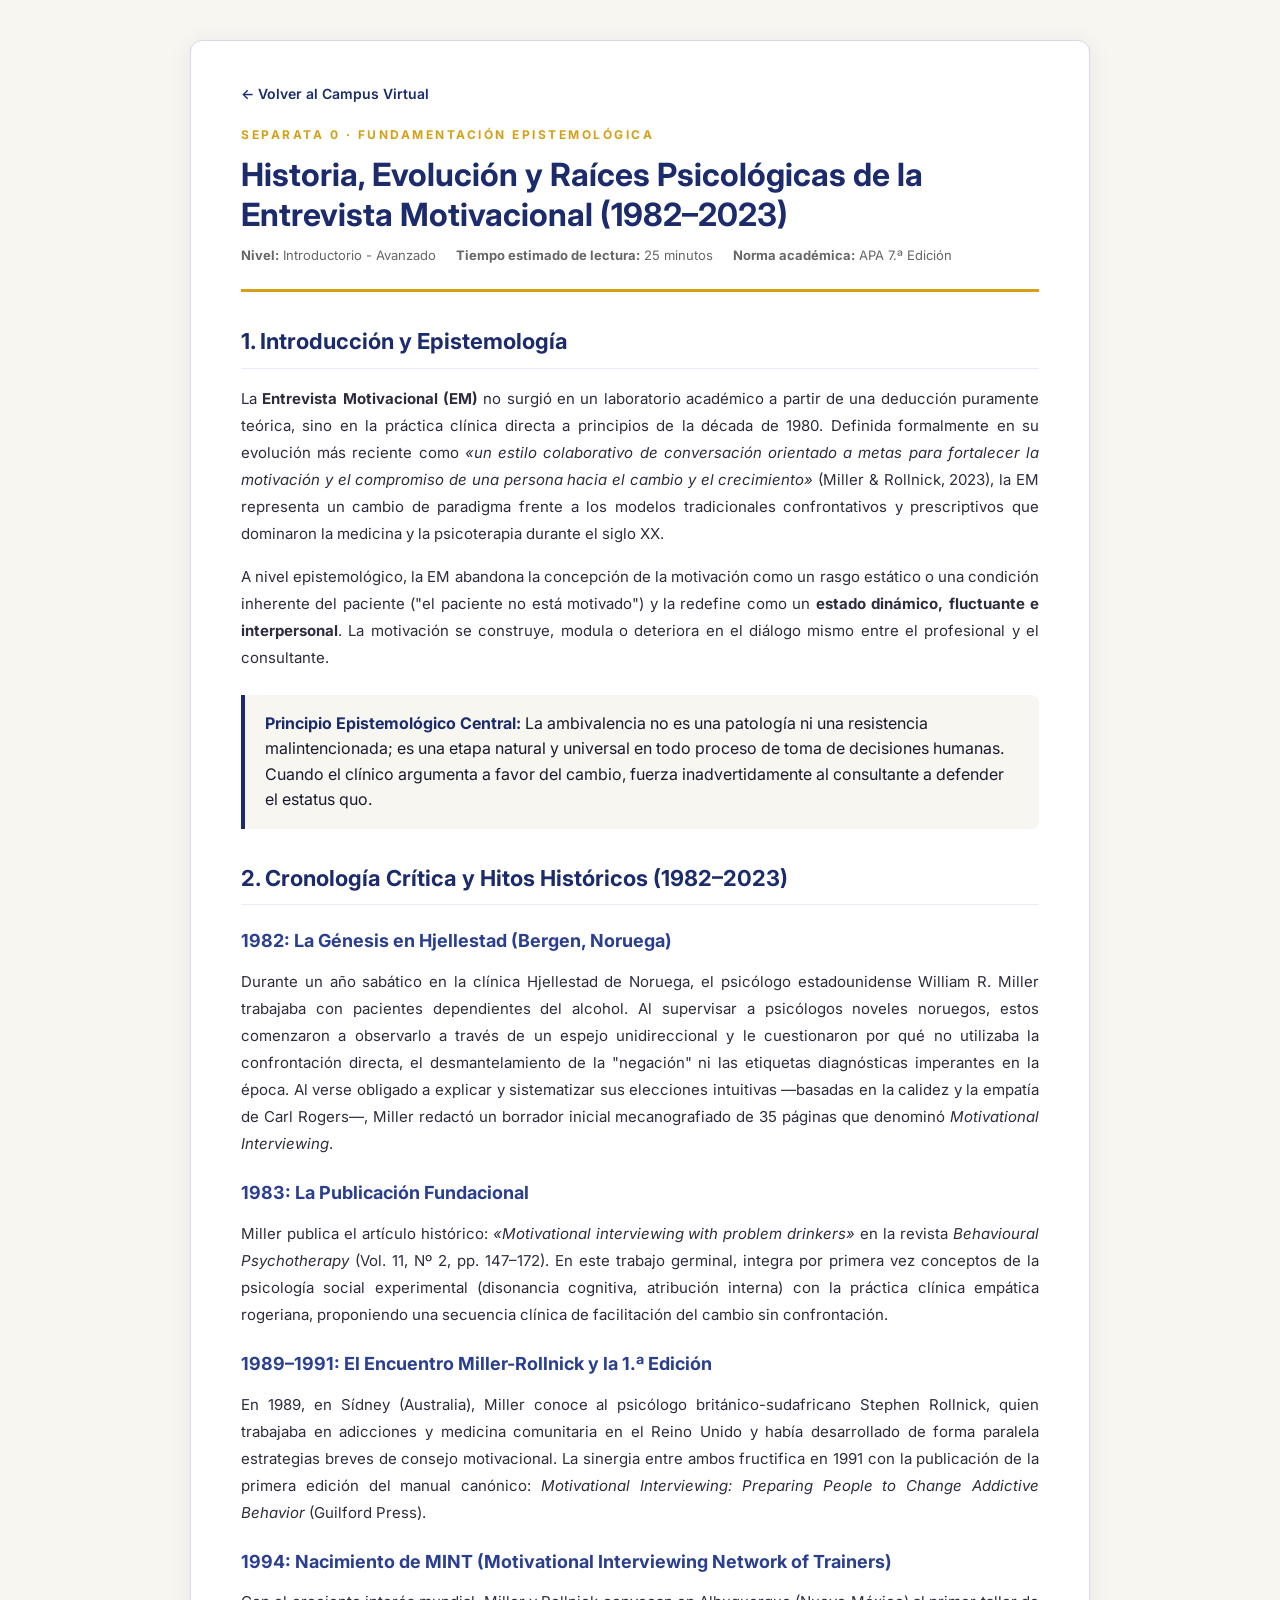
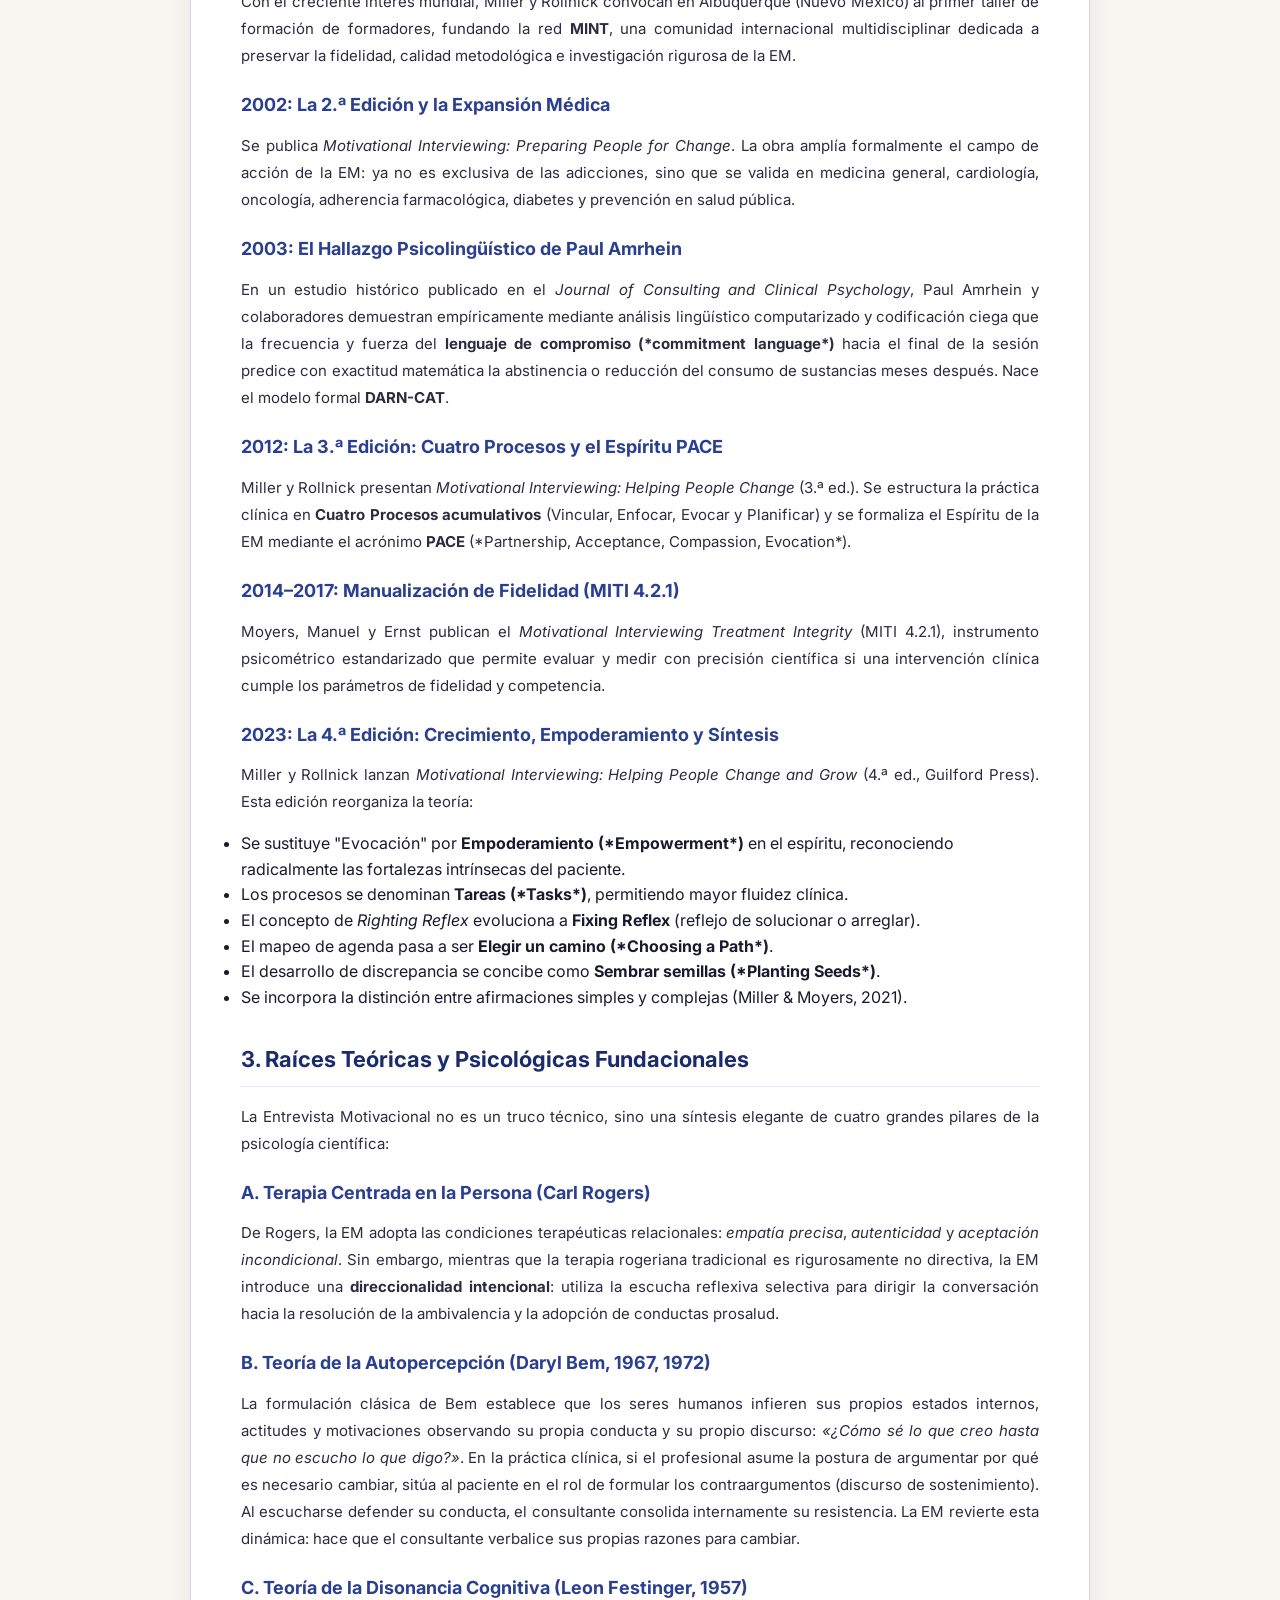
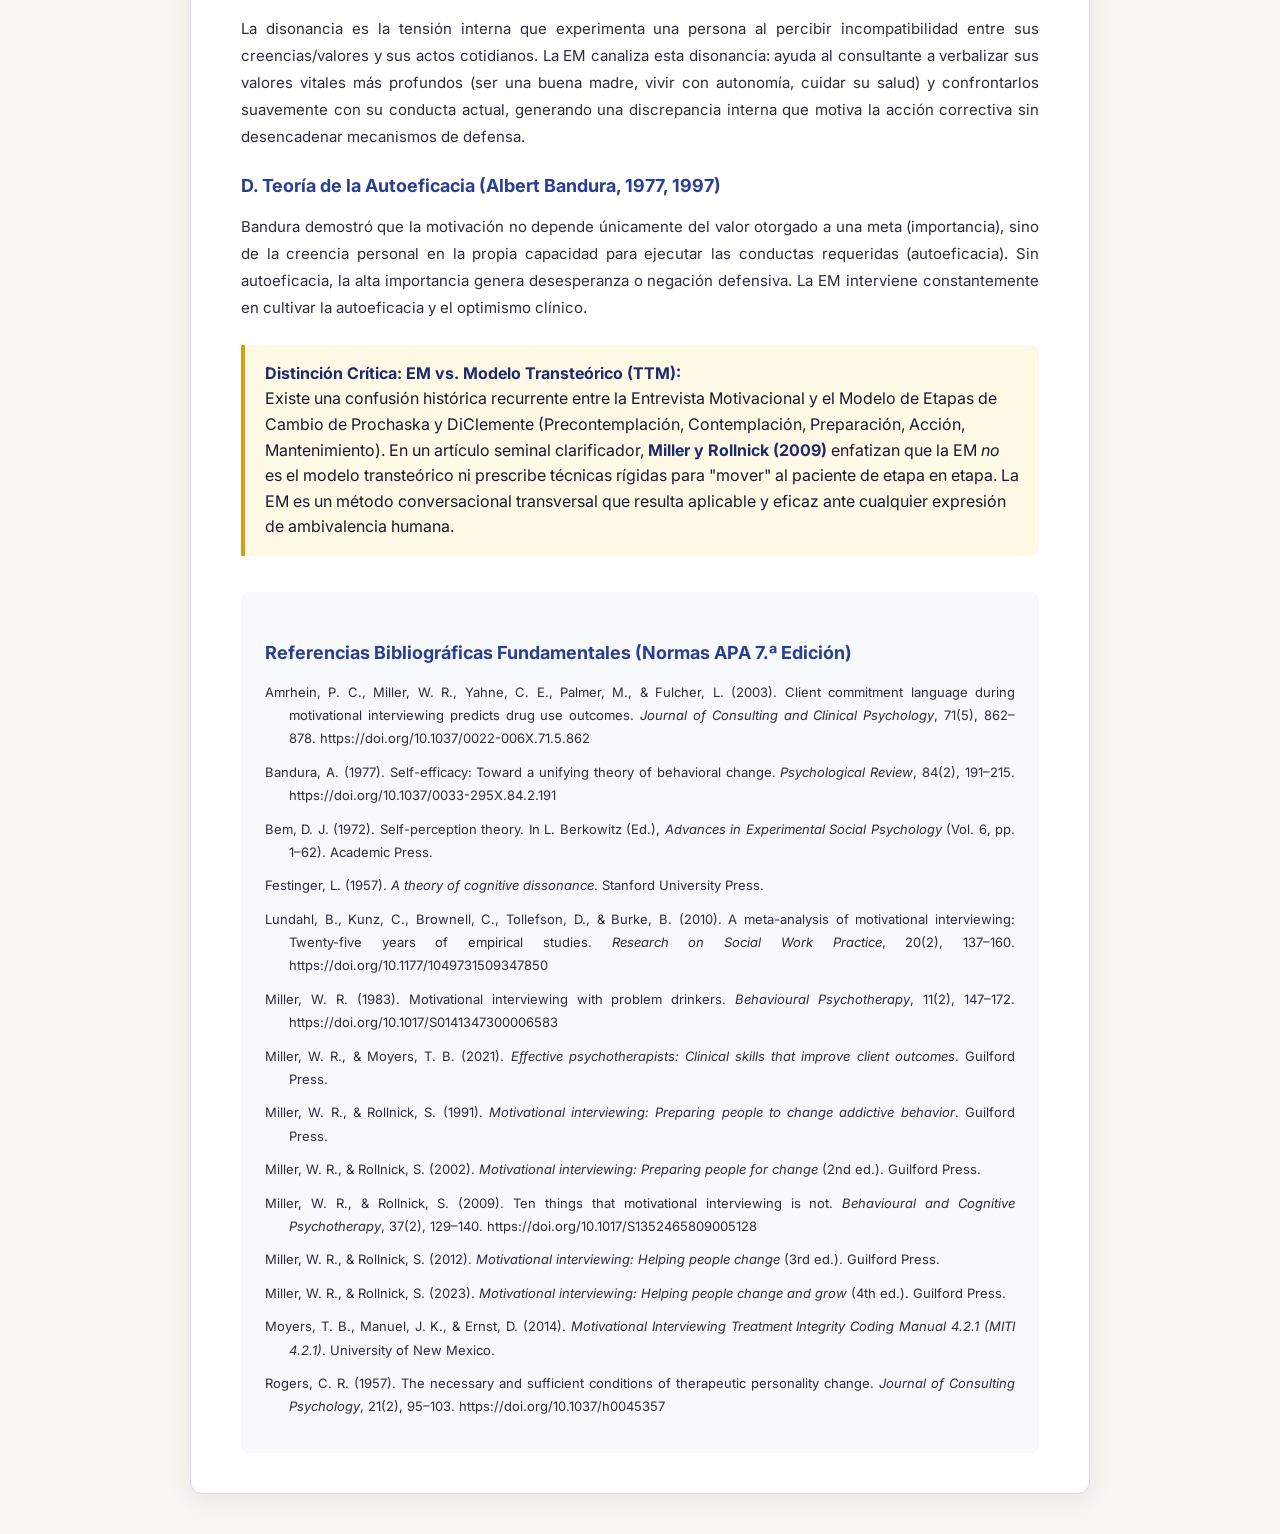
<file: separatas/separata-0-historia-fundamentos.html>
<!DOCTYPE html>
<html lang="es">
<head>
<meta charset="UTF-8">
<meta name="viewport" content="width=device-width, initial-scale=1.0">
<title>Historia, Evolución y Raíces Psicológicas de la Entrevista Motivacional (1982–2023) | Formación en Entrevista Motivacional</title>
<link rel="stylesheet" href="../css/styles.css">
<style>
  .separata-container {
    max-width: 900px;
    margin: 40px auto;
    padding: 40px 50px;
    background: #ffffff;
    border-radius: 12px;
    box-shadow: 0 4px 24px rgba(27, 43, 107, 0.08);
    border: 1px solid #D8D8E8;
  }
  .separata-header {
    border-bottom: 3px solid var(--amber, #D4A017);
    padding-bottom: 24px;
    margin-bottom: 32px;
  }
  .separata-num {
    font-size: 12px;
    font-weight: 700;
    letter-spacing: 2.5px;
    text-transform: uppercase;
    color: var(--amber, #D4A017);
  }
  .separata-title {
    font-size: 32px;
    color: var(--cobalt, #1B2B6B);
    margin: 10px 0;
    line-height: 1.25;
  }
  .separata-meta {
    font-size: 13px;
    color: #666;
    display: flex;
    gap: 20px;
    flex-wrap: wrap;
  }
  .separata-body h2 {
    color: var(--cobalt, #1B2B6B);
    font-size: 22px;
    margin: 32px 0 16px;
    padding-bottom: 8px;
    border-bottom: 1px solid #E8EBF7;
  }
  .separata-body h3 {
    color: #2A3F8F;
    font-size: 18px;
    margin: 22px 0 12px;
  }
  .separata-body p {
    font-size: 15px;
    line-height: 1.8;
    color: #2C2C3E;
    margin-bottom: 16px;
    text-align: justify;
  }
  .callout-box {
    background: #F8F6F1;
    border-left: 4px solid var(--cobalt, #1B2B6B);
    padding: 16px 20px;
    margin: 24px 0;
    border-radius: 0 8px 8px 0;
  }
  .callout-box.warning {
    background: #FFF9E6;
    border-left-color: var(--amber, #D4A017);
  }
  .callout-box strong {
    color: var(--cobalt, #1B2B6B);
  }
  .biblio-list {
    background: #F8F9FD;
    padding: 24px;
    border-radius: 8px;
    margin-top: 36px;
    font-size: 13.5px;
    line-height: 1.7;
  }
  .biblio-list p {
    font-size: 13px !important;
    text-indent: -24px;
    padding-left: 24px;
    margin-bottom: 10px !important;
  }
  .nav-back {
    display: inline-flex;
    align-items: center;
    gap: 8px;
    color: var(--cobalt, #1B2B6B);
    text-decoration: none;
    font-weight: 600;
    font-size: 14px;
    margin-bottom: 20px;
  }
  .nav-back:hover {
    color: var(--amber, #D4A017);
  }
</style>
</head>
<body>
  <div class="separata-container">
    <a href="../index.html#separatas" class="nav-back">← Volver al Campus Virtual</a>
    <div class="separata-header">
      <div class="separata-num">SEPARATA 0 · FUNDAMENTACIÓN EPISTEMOLÓGICA</div>
      <h1 class="separata-title">Historia, Evolución y Raíces Psicológicas de la Entrevista Motivacional (1982–2023)</h1>
      <div class="separata-meta">
        <span><strong>Nivel:</strong> Introductorio - Avanzado</span>
        <span><strong>Tiempo estimado de lectura:</strong> 25 minutos</span>
        <span><strong>Norma académica:</strong> APA 7.ª Edición</span>
      </div>
    </div>
    <div class="separata-body">
      
<h2>1. Introducción y Epistemología</h2>
<p>La <strong>Entrevista Motivacional (EM)</strong> no surgió en un laboratorio académico a partir de una deducción puramente teórica, sino en la práctica clínica directa a principios de la década de 1980. Definida formalmente en su evolución más reciente como <em>«un estilo colaborativo de conversación orientado a metas para fortalecer la motivación y el compromiso de una persona hacia el cambio y el crecimiento»</em> (Miller & Rollnick, 2023), la EM representa un cambio de paradigma frente a los modelos tradicionales confrontativos y prescriptivos que dominaron la medicina y la psicoterapia durante el siglo XX.</p>

<p>A nivel epistemológico, la EM abandona la concepción de la motivación como un rasgo estático o una condición inherente del paciente ("el paciente no está motivado") y la redefine como un <strong>estado dinámico, fluctuante e interpersonal</strong>. La motivación se construye, modula o deteriora en el diálogo mismo entre el profesional y el consultante.</p>

<div class="callout-box">
  <strong>Principio Epistemológico Central:</strong> La ambivalencia no es una patología ni una resistencia malintencionada; es una etapa natural y universal en todo proceso de toma de decisiones humanas. Cuando el clínico argumenta a favor del cambio, fuerza inadvertidamente al consultante a defender el estatus quo.
</div>

<h2>2. Cronología Crítica y Hitos Históricos (1982–2023)</h2>

<h3>1982: La Génesis en Hjellestad (Bergen, Noruega)</h3>
<p>Durante un año sabático en la clínica Hjellestad de Noruega, el psicólogo estadounidense William R. Miller trabajaba con pacientes dependientes del alcohol. Al supervisar a psicólogos noveles noruegos, estos comenzaron a observarlo a través de un espejo unidireccional y le cuestionaron por qué no utilizaba la confrontación directa, el desmantelamiento de la "negación" ni las etiquetas diagnósticas imperantes en la época. Al verse obligado a explicar y sistematizar sus elecciones intuitivas —basadas en la calidez y la empatía de Carl Rogers—, Miller redactó un borrador inicial mecanografiado de 35 páginas que denominó <em>Motivational Interviewing</em>.</p>

<h3>1983: La Publicación Fundacional</h3>
<p>Miller publica el artículo histórico: <em>«Motivational interviewing with problem drinkers»</em> en la revista <em>Behavioural Psychotherapy</em> (Vol. 11, Nº 2, pp. 147–172). En este trabajo germinal, integra por primera vez conceptos de la psicología social experimental (disonancia cognitiva, atribución interna) con la práctica clínica empática rogeriana, proponiendo una secuencia clínica de facilitación del cambio sin confrontación.</p>

<h3>1989–1991: El Encuentro Miller-Rollnick y la 1.ª Edición</h3>
<p>En 1989, en Sídney (Australia), Miller conoce al psicólogo británico-sudafricano Stephen Rollnick, quien trabajaba en adicciones y medicina comunitaria en el Reino Unido y había desarrollado de forma paralela estrategias breves de consejo motivacional. La sinergia entre ambos fructifica en 1991 con la publicación de la primera edición del manual canónico: <em>Motivational Interviewing: Preparing People to Change Addictive Behavior</em> (Guilford Press).</p>

<h3>1994: Nacimiento de MINT (Motivational Interviewing Network of Trainers)</h3>
<p>Con el creciente interés mundial, Miller y Rollnick convocan en Albuquerque (Nuevo México) al primer taller de formación de formadores, fundando la red <strong>MINT</strong>, una comunidad internacional multidisciplinar dedicada a preservar la fidelidad, calidad metodológica e investigación rigurosa de la EM.</p>

<h3>2002: La 2.ª Edición y la Expansión Médica</h3>
<p>Se publica <em>Motivational Interviewing: Preparing People for Change</em>. La obra amplía formalmente el campo de acción de la EM: ya no es exclusiva de las adicciones, sino que se valida en medicina general, cardiología, oncología, adherencia farmacológica, diabetes y prevención en salud pública.</p>

<h3>2003: El Hallazgo Psicolingüístico de Paul Amrhein</h3>
<p>En un estudio histórico publicado en el <em>Journal of Consulting and Clinical Psychology</em>, Paul Amrhein y colaboradores demuestran empíricamente mediante análisis lingüístico computarizado y codificación ciega que la frecuencia y fuerza del <strong>lenguaje de compromiso (*commitment language*)</strong> hacia el final de la sesión predice con exactitud matemática la abstinencia o reducción del consumo de sustancias meses después. Nace el modelo formal <strong>DARN-CAT</strong>.</p>

<h3>2012: La 3.ª Edición: Cuatro Procesos y el Espíritu PACE</h3>
<p>Miller y Rollnick presentan <em>Motivational Interviewing: Helping People Change</em> (3.ª ed.). Se estructura la práctica clínica en <strong>Cuatro Procesos acumulativos</strong> (Vincular, Enfocar, Evocar y Planificar) y se formaliza el Espíritu de la EM mediante el acrónimo <strong>PACE</strong> (*Partnership, Acceptance, Compassion, Evocation*).</p>

<h3>2014–2017: Manualización de Fidelidad (MITI 4.2.1)</h3>
<p>Moyers, Manuel y Ernst publican el <em>Motivational Interviewing Treatment Integrity</em> (MITI 4.2.1), instrumento psicométrico estandarizado que permite evaluar y medir con precisión científica si una intervención clínica cumple los parámetros de fidelidad y competencia.</p>

<h3>2023: La 4.ª Edición: Crecimiento, Empoderamiento y Síntesis</h3>
<p>Miller y Rollnick lanzan <em>Motivational Interviewing: Helping People Change and Grow</em> (4.ª ed., Guilford Press). Esta edición reorganiza la teoría:
<ul>
  <li>Se sustituye "Evocación" por <strong>Empoderamiento (*Empowerment*)</strong> en el espíritu, reconociendo radicalmente las fortalezas intrínsecas del paciente.</li>
  <li>Los procesos se denominan <strong>Tareas (*Tasks*)</strong>, permitiendo mayor fluidez clínica.</li>
  <li>El concepto de <em>Righting Reflex</em> evoluciona a <strong>Fixing Reflex</strong> (reflejo de solucionar o arreglar).</li>
  <li>El mapeo de agenda pasa a ser <strong>Elegir un camino (*Choosing a Path*)</strong>.</li>
  <li>El desarrollo de discrepancia se concibe como <strong>Sembrar semillas (*Planting Seeds*)</strong>.</li>
  <li>Se incorpora la distinción entre afirmaciones simples y complejas (Miller & Moyers, 2021).</li>
</ul>
</p>

<h2>3. Raíces Teóricas y Psicológicas Fundacionales</h2>
<p>La Entrevista Motivacional no es un truco técnico, sino una síntesis elegante de cuatro grandes pilares de la psicología científica:</p>

<h3>A. Terapia Centrada en la Persona (Carl Rogers)</h3>
<p>De Rogers, la EM adopta las condiciones terapéuticas relacionales: <em>empatía precisa</em>, <em>autenticidad</em> y <em>aceptación incondicional</em>. Sin embargo, mientras que la terapia rogeriana tradicional es rigurosamente no directiva, la EM introduce una <strong>direccionalidad intencional</strong>: utiliza la escucha reflexiva selectiva para dirigir la conversación hacia la resolución de la ambivalencia y la adopción de conductas prosalud.</p>

<h3>B. Teoría de la Autopercepción (Daryl Bem, 1967, 1972)</h3>
<p>La formulación clásica de Bem establece que los seres humanos infieren sus propios estados internos, actitudes y motivaciones observando su propia conducta y su propio discurso: <em>«¿Cómo sé lo que creo hasta que no escucho lo que digo?»</em>. En la práctica clínica, si el profesional asume la postura de argumentar por qué es necesario cambiar, sitúa al paciente en el rol de formular los contraargumentos (discurso de sostenimiento). Al escucharse defender su conducta, el consultante consolida internamente su resistencia. La EM revierte esta dinámica: hace que el consultante verbalice sus propias razones para cambiar.</p>

<h3>C. Teoría de la Disonancia Cognitiva (Leon Festinger, 1957)</h3>
<p>La disonancia es la tensión interna que experimenta una persona al percibir incompatibilidad entre sus creencias/valores y sus actos cotidianos. La EM canaliza esta disonancia: ayuda al consultante a verbalizar sus valores vitales más profundos (ser una buena madre, vivir con autonomía, cuidar su salud) y confrontarlos suavemente con su conducta actual, generando una discrepancia interna que motiva la acción correctiva sin desencadenar mecanismos de defensa.</p>

<h3>D. Teoría de la Autoeficacia (Albert Bandura, 1977, 1997)</h3>
<p>Bandura demostró que la motivación no depende únicamente del valor otorgado a una meta (importancia), sino de la creencia personal en la propia capacidad para ejecutar las conductas requeridas (autoeficacia). Sin autoeficacia, la alta importancia genera desesperanza o negación defensiva. La EM interviene constantemente en cultivar la autoeficacia y el optimismo clínico.</p>

<div class="callout-box warning">
  <strong>Distinción Crítica: EM vs. Modelo Transteórico (TTM):</strong><br>
  Existe una confusión histórica recurrente entre la Entrevista Motivacional y el Modelo de Etapas de Cambio de Prochaska y DiClemente (Precontemplación, Contemplación, Preparación, Acción, Mantenimiento). En un artículo seminal clarificador, <strong>Miller y Rollnick (2009)</strong> enfatizan que la EM <em>no</em> es el modelo transteórico ni prescribe técnicas rígidas para "mover" al paciente de etapa en etapa. La EM es un método conversacional transversal que resulta aplicable y eficaz ante cualquier expresión de ambivalencia humana.
</div>

<div class="biblio-list">
  <h3>Referencias Bibliográficas Fundamentales (Normas APA 7.ª Edición)</h3>
  <p>Amrhein, P. C., Miller, W. R., Yahne, C. E., Palmer, M., & Fulcher, L. (2003). Client commitment language during motivational interviewing predicts drug use outcomes. <em>Journal of Consulting and Clinical Psychology</em>, 71(5), 862–878. https://doi.org/10.1037/0022-006X.71.5.862</p>
  <p>Bandura, A. (1977). Self-efficacy: Toward a unifying theory of behavioral change. <em>Psychological Review</em>, 84(2), 191–215. https://doi.org/10.1037/0033-295X.84.2.191</p>
  <p>Bem, D. J. (1972). Self-perception theory. In L. Berkowitz (Ed.), <em>Advances in Experimental Social Psychology</em> (Vol. 6, pp. 1–62). Academic Press.</p>
  <p>Festinger, L. (1957). <em>A theory of cognitive dissonance</em>. Stanford University Press.</p>
  <p>Lundahl, B., Kunz, C., Brownell, C., Tollefson, D., & Burke, B. (2010). A meta-analysis of motivational interviewing: Twenty-five years of empirical studies. <em>Research on Social Work Practice</em>, 20(2), 137–160. https://doi.org/10.1177/1049731509347850</p>
  <p>Miller, W. R. (1983). Motivational interviewing with problem drinkers. <em>Behavioural Psychotherapy</em>, 11(2), 147–172. https://doi.org/10.1017/S0141347300006583</p>
  <p>Miller, W. R., & Moyers, T. B. (2021). <em>Effective psychotherapists: Clinical skills that improve client outcomes</em>. Guilford Press.</p>
  <p>Miller, W. R., & Rollnick, S. (1991). <em>Motivational interviewing: Preparing people to change addictive behavior</em>. Guilford Press.</p>
  <p>Miller, W. R., & Rollnick, S. (2002). <em>Motivational interviewing: Preparing people for change</em> (2nd ed.). Guilford Press.</p>
  <p>Miller, W. R., & Rollnick, S. (2009). Ten things that motivational interviewing is not. <em>Behavioural and Cognitive Psychotherapy</em>, 37(2), 129–140. https://doi.org/10.1017/S1352465809005128</p>
  <p>Miller, W. R., & Rollnick, S. (2012). <em>Motivational interviewing: Helping people change</em> (3rd ed.). Guilford Press.</p>
  <p>Miller, W. R., & Rollnick, S. (2023). <em>Motivational interviewing: Helping people change and grow</em> (4th ed.). Guilford Press.</p>
  <p>Moyers, T. B., Manuel, J. K., & Ernst, D. (2014). <em>Motivational Interviewing Treatment Integrity Coding Manual 4.2.1 (MITI 4.2.1)</em>. University of New Mexico.</p>
  <p>Rogers, C. R. (1957). The necessary and sufficient conditions of therapeutic personality change. <em>Journal of Consulting Psychology</em>, 21(2), 95–103. https://doi.org/10.1037/h0045357</p>
</div>

    </div>
  </div>
</body>
</html>
</file>
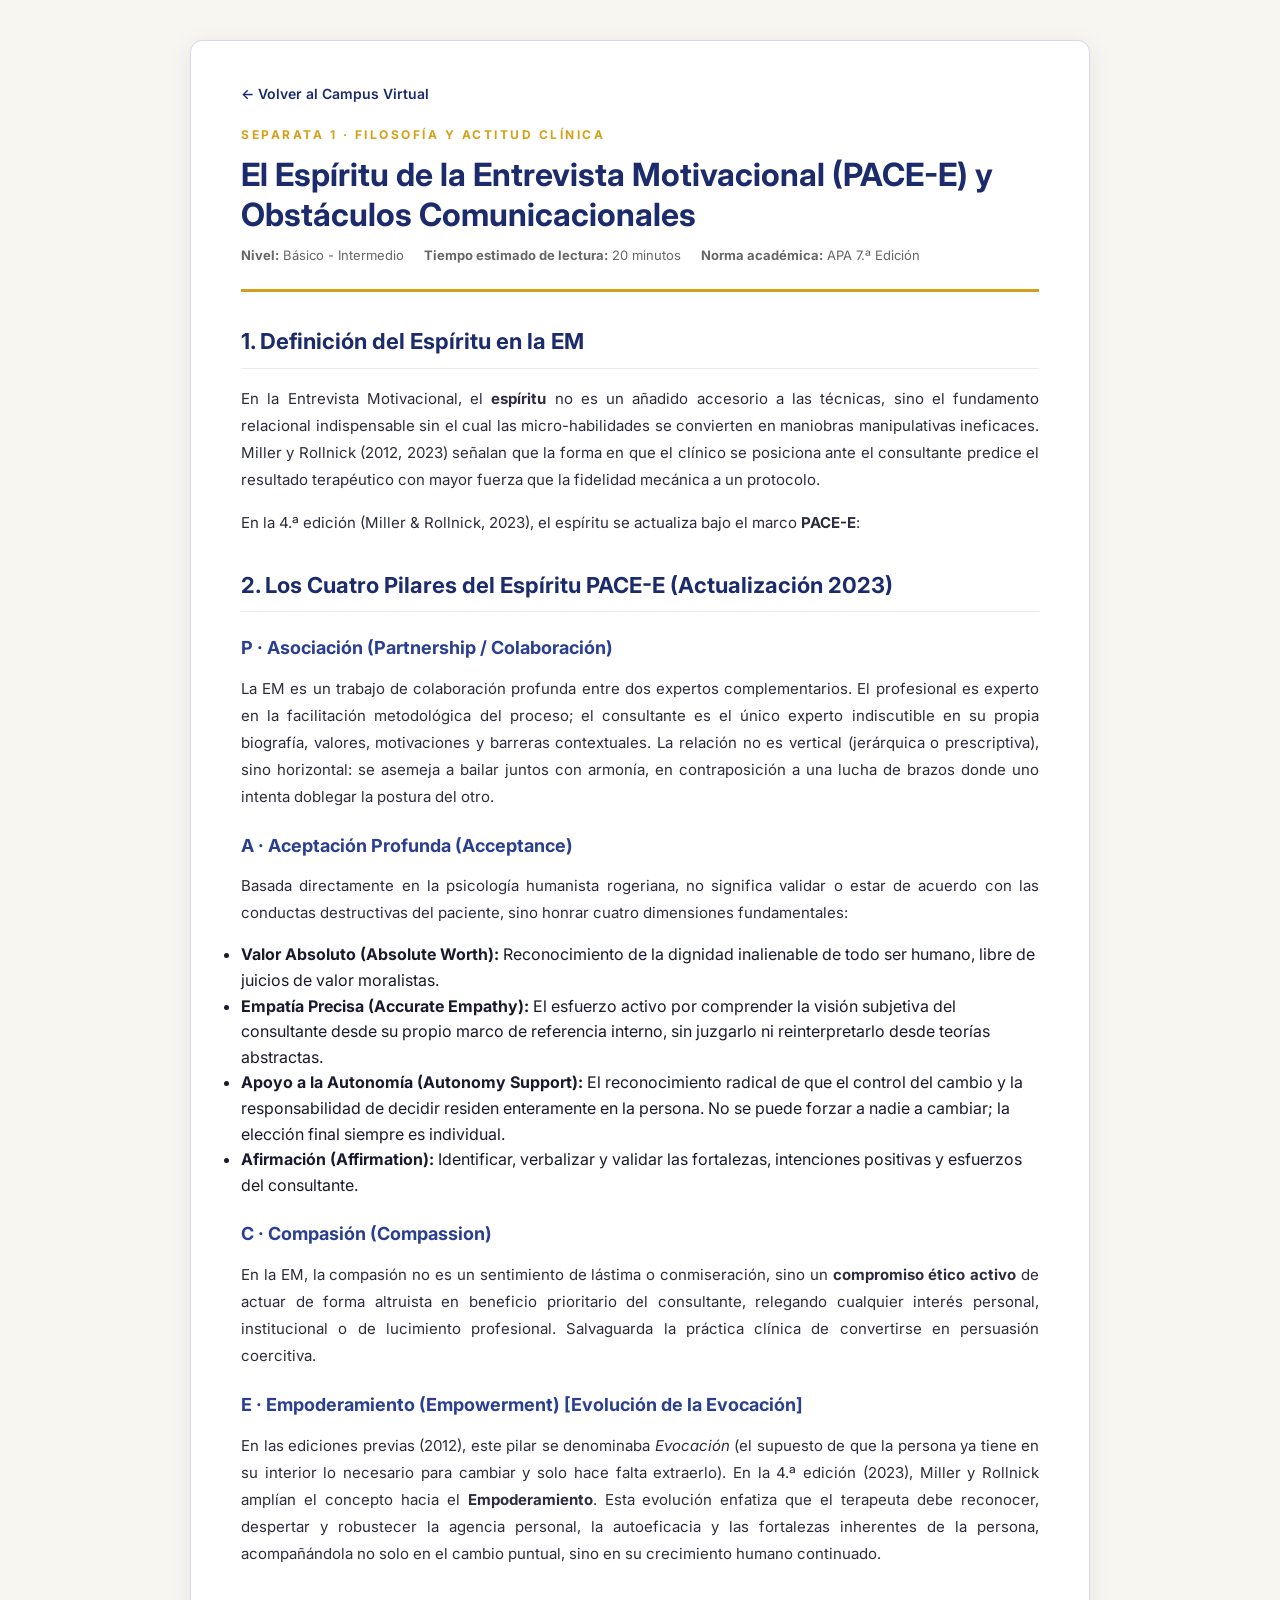
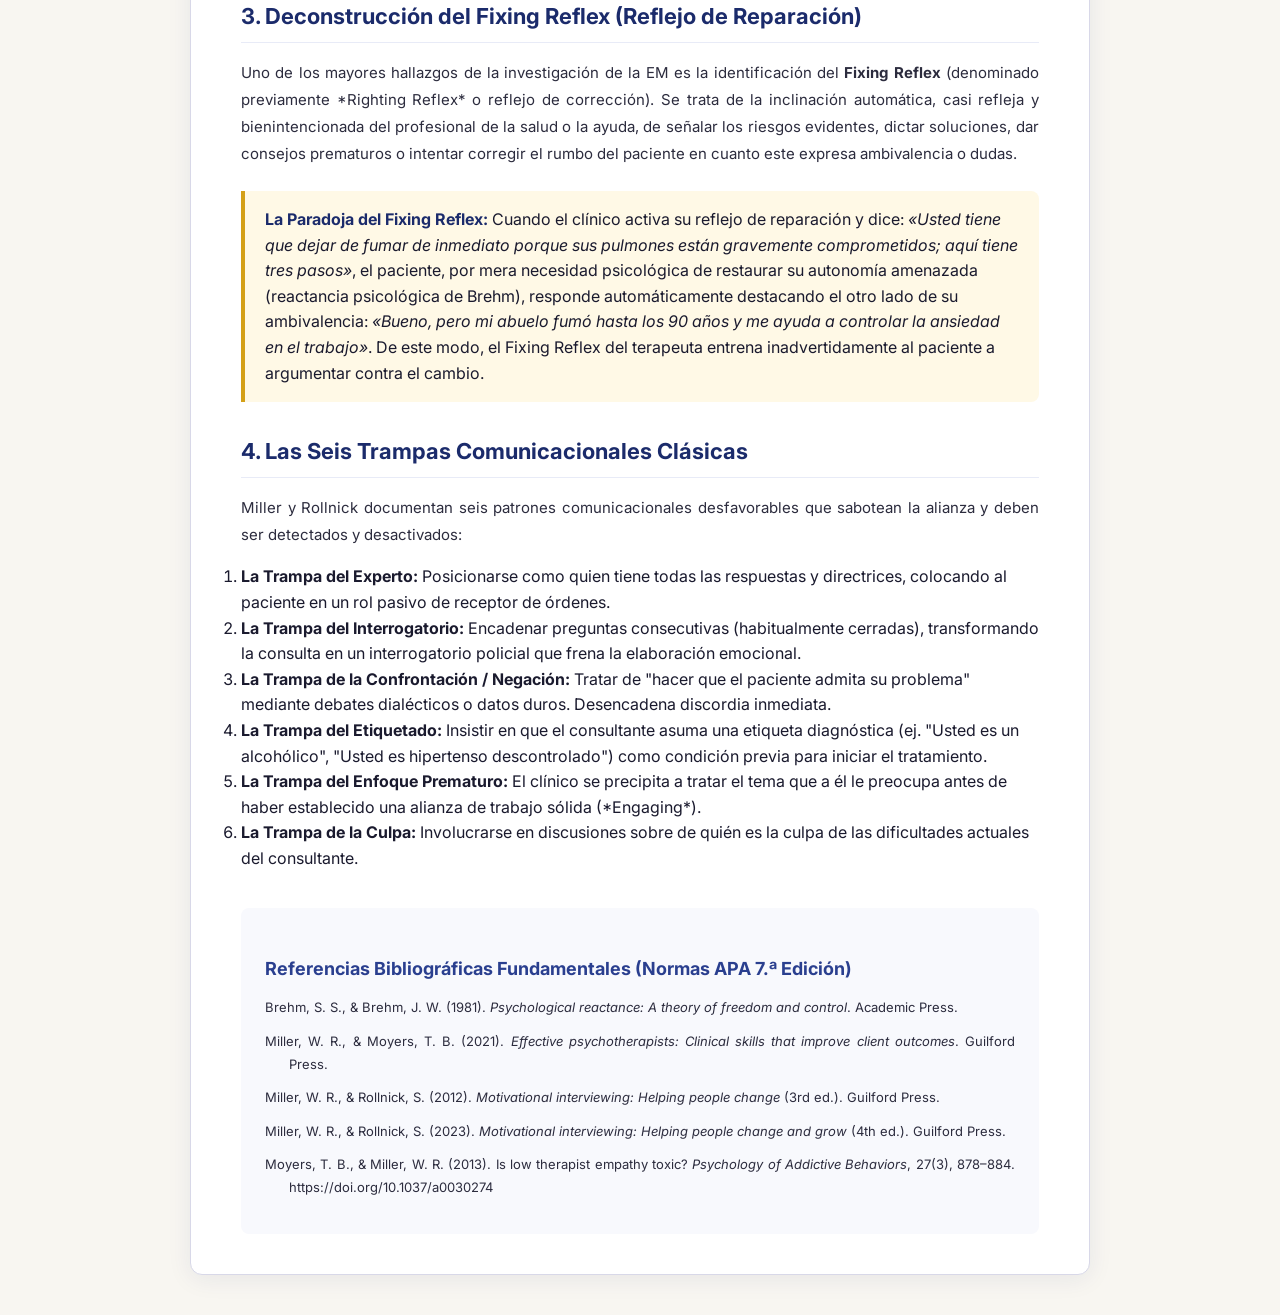
<file: separatas/separata-1-espiritu-pace.html>
<!DOCTYPE html>
<html lang="es">
<head>
<meta charset="UTF-8">
<meta name="viewport" content="width=device-width, initial-scale=1.0">
<title>El Espíritu de la Entrevista Motivacional (PACE-E) y Obstáculos Comunicacionales | Formación en Entrevista Motivacional</title>
<link rel="stylesheet" href="../css/styles.css">
<style>
  .separata-container {
    max-width: 900px;
    margin: 40px auto;
    padding: 40px 50px;
    background: #ffffff;
    border-radius: 12px;
    box-shadow: 0 4px 24px rgba(27, 43, 107, 0.08);
    border: 1px solid #D8D8E8;
  }
  .separata-header {
    border-bottom: 3px solid var(--amber, #D4A017);
    padding-bottom: 24px;
    margin-bottom: 32px;
  }
  .separata-num {
    font-size: 12px;
    font-weight: 700;
    letter-spacing: 2.5px;
    text-transform: uppercase;
    color: var(--amber, #D4A017);
  }
  .separata-title {
    font-size: 32px;
    color: var(--cobalt, #1B2B6B);
    margin: 10px 0;
    line-height: 1.25;
  }
  .separata-meta {
    font-size: 13px;
    color: #666;
    display: flex;
    gap: 20px;
    flex-wrap: wrap;
  }
  .separata-body h2 {
    color: var(--cobalt, #1B2B6B);
    font-size: 22px;
    margin: 32px 0 16px;
    padding-bottom: 8px;
    border-bottom: 1px solid #E8EBF7;
  }
  .separata-body h3 {
    color: #2A3F8F;
    font-size: 18px;
    margin: 22px 0 12px;
  }
  .separata-body p {
    font-size: 15px;
    line-height: 1.8;
    color: #2C2C3E;
    margin-bottom: 16px;
    text-align: justify;
  }
  .callout-box {
    background: #F8F6F1;
    border-left: 4px solid var(--cobalt, #1B2B6B);
    padding: 16px 20px;
    margin: 24px 0;
    border-radius: 0 8px 8px 0;
  }
  .callout-box.warning {
    background: #FFF9E6;
    border-left-color: var(--amber, #D4A017);
  }
  .callout-box strong {
    color: var(--cobalt, #1B2B6B);
  }
  .biblio-list {
    background: #F8F9FD;
    padding: 24px;
    border-radius: 8px;
    margin-top: 36px;
    font-size: 13.5px;
    line-height: 1.7;
  }
  .biblio-list p {
    font-size: 13px !important;
    text-indent: -24px;
    padding-left: 24px;
    margin-bottom: 10px !important;
  }
  .nav-back {
    display: inline-flex;
    align-items: center;
    gap: 8px;
    color: var(--cobalt, #1B2B6B);
    text-decoration: none;
    font-weight: 600;
    font-size: 14px;
    margin-bottom: 20px;
  }
  .nav-back:hover {
    color: var(--amber, #D4A017);
  }
</style>
</head>
<body>
  <div class="separata-container">
    <a href="../index.html#separatas" class="nav-back">← Volver al Campus Virtual</a>
    <div class="separata-header">
      <div class="separata-num">SEPARATA 1 · FILOSOFÍA Y ACTITUD CLÍNICA</div>
      <h1 class="separata-title">El Espíritu de la Entrevista Motivacional (PACE-E) y Obstáculos Comunicacionales</h1>
      <div class="separata-meta">
        <span><strong>Nivel:</strong> Básico - Intermedio</span>
        <span><strong>Tiempo estimado de lectura:</strong> 20 minutos</span>
        <span><strong>Norma académica:</strong> APA 7.ª Edición</span>
      </div>
    </div>
    <div class="separata-body">
      
<h2>1. Definición del Espíritu en la EM</h2>
<p>En la Entrevista Motivacional, el <strong>espíritu</strong> no es un añadido accesorio a las técnicas, sino el fundamento relacional indispensable sin el cual las micro-habilidades se convierten en maniobras manipulativas ineficaces. Miller y Rollnick (2012, 2023) señalan que la forma en que el clínico se posiciona ante el consultante predice el resultado terapéutico con mayor fuerza que la fidelidad mecánica a un protocolo.</p>

<p>En la 4.ª edición (Miller & Rollnick, 2023), el espíritu se actualiza bajo el marco <strong>PACE-E</strong>:</p>

<h2>2. Los Cuatro Pilares del Espíritu PACE-E (Actualización 2023)</h2>

<h3>P · Asociación (Partnership / Colaboración)</h3>
<p>La EM es un trabajo de colaboración profunda entre dos expertos complementarios. El profesional es experto en la facilitación metodológica del proceso; el consultante es el único experto indiscutible en su propia biografía, valores, motivaciones y barreras contextuales. La relación no es vertical (jerárquica o prescriptiva), sino horizontal: se asemeja a bailar juntos con armonía, en contraposición a una lucha de brazos donde uno intenta doblegar la postura del otro.</p>

<h3>A · Aceptación Profunda (Acceptance)</h3>
<p>Basada directamente en la psicología humanista rogeriana, no significa validar o estar de acuerdo con las conductas destructivas del paciente, sino honrar cuatro dimensiones fundamentales:
<ul>
  <li><strong>Valor Absoluto (Absolute Worth):</strong> Reconocimiento de la dignidad inalienable de todo ser humano, libre de juicios de valor moralistas.</li>
  <li><strong>Empatía Precisa (Accurate Empathy):</strong> El esfuerzo activo por comprender la visión subjetiva del consultante desde su propio marco de referencia interno, sin juzgarlo ni reinterpretarlo desde teorías abstractas.</li>
  <li><strong>Apoyo a la Autonomía (Autonomy Support):</strong> El reconocimiento radical de que el control del cambio y la responsabilidad de decidir residen enteramente en la persona. No se puede forzar a nadie a cambiar; la elección final siempre es individual.</li>
  <li><strong>Afirmación (Affirmation):</strong> Identificar, verbalizar y validar las fortalezas, intenciones positivas y esfuerzos del consultante.</li>
</ul>
</p>

<h3>C · Compasión (Compassion)</h3>
<p>En la EM, la compasión no es un sentimiento de lástima o conmiseración, sino un <strong>compromiso ético activo</strong> de actuar de forma altruista en beneficio prioritario del consultante, relegando cualquier interés personal, institucional o de lucimiento profesional. Salvaguarda la práctica clínica de convertirse en persuasión coercitiva.</p>

<h3>E · Empoderamiento (Empowerment) [Evolución de la Evocación]</h3>
<p>En las ediciones previas (2012), este pilar se denominaba <em>Evocación</em> (el supuesto de que la persona ya tiene en su interior lo necesario para cambiar y solo hace falta extraerlo). En la 4.ª edición (2023), Miller y Rollnick amplían el concepto hacia el <strong>Empoderamiento</strong>. Esta evolución enfatiza que el terapeuta debe reconocer, despertar y robustecer la agencia personal, la autoeficacia y las fortalezas inherentes de la persona, acompañándola no solo en el cambio puntual, sino en su crecimiento humano continuado.</p>

<h2>3. Deconstrucción del Fixing Reflex (Reflejo de Reparación)</h2>
<p>Uno de los mayores hallazgos de la investigación de la EM es la identificación del <strong>Fixing Reflex</strong> (denominado previamente *Righting Reflex* o reflejo de corrección). Se trata de la inclinación automática, casi refleja y bienintencionada del profesional de la salud o la ayuda, de señalar los riesgos evidentes, dictar soluciones, dar consejos prematuros o intentar corregir el rumbo del paciente en cuanto este expresa ambivalencia o dudas.</p>

<div class="callout-box warning">
  <strong>La Paradoja del Fixing Reflex:</strong> Cuando el clínico activa su reflejo de reparación y dice: <em>«Usted tiene que dejar de fumar de inmediato porque sus pulmones están gravemente comprometidos; aquí tiene tres pasos»</em>, el paciente, por mera necesidad psicológica de restaurar su autonomía amenazada (reactancia psicológica de Brehm), responde automáticamente destacando el otro lado de su ambivalencia: <em>«Bueno, pero mi abuelo fumó hasta los 90 años y me ayuda a controlar la ansiedad en el trabajo»</em>. De este modo, el Fixing Reflex del terapeuta entrena inadvertidamente al paciente a argumentar contra el cambio.
</div>

<h2>4. Las Seis Trampas Comunicacionales Clásicas</h2>
<p>Miller y Rollnick documentan seis patrones comunicacionales desfavorables que sabotean la alianza y deben ser detectados y desactivados:</p>
<ol>
  <li><strong>La Trampa del Experto:</strong> Posicionarse como quien tiene todas las respuestas y directrices, colocando al paciente en un rol pasivo de receptor de órdenes.</li>
  <li><strong>La Trampa del Interrogatorio:</strong> Encadenar preguntas consecutivas (habitualmente cerradas), transformando la consulta en un interrogatorio policial que frena la elaboración emocional.</li>
  <li><strong>La Trampa de la Confrontación / Negación:</strong> Tratar de "hacer que el paciente admita su problema" mediante debates dialécticos o datos duros. Desencadena discordia inmediata.</li>
  <li><strong>La Trampa del Etiquetado:</strong> Insistir en que el consultante asuma una etiqueta diagnóstica (ej. "Usted es un alcohólico", "Usted es hipertenso descontrolado") como condición previa para iniciar el tratamiento.</li>
  <li><strong>La Trampa del Enfoque Prematuro:</strong> El clínico se precipita a tratar el tema que a él le preocupa antes de haber establecido una alianza de trabajo sólida (*Engaging*).</li>
  <li><strong>La Trampa de la Culpa:</strong> Involucrarse en discusiones sobre de quién es la culpa de las dificultades actuales del consultante.</li>
</ol>

<div class="biblio-list">
  <h3>Referencias Bibliográficas Fundamentales (Normas APA 7.ª Edición)</h3>
  <p>Brehm, S. S., & Brehm, J. W. (1981). <em>Psychological reactance: A theory of freedom and control</em>. Academic Press.</p>
  <p>Miller, W. R., & Moyers, T. B. (2021). <em>Effective psychotherapists: Clinical skills that improve client outcomes</em>. Guilford Press.</p>
  <p>Miller, W. R., & Rollnick, S. (2012). <em>Motivational interviewing: Helping people change</em> (3rd ed.). Guilford Press.</p>
  <p>Miller, W. R., & Rollnick, S. (2023). <em>Motivational interviewing: Helping people change and grow</em> (4th ed.). Guilford Press.</p>
  <p>Moyers, T. B., & Miller, W. R. (2013). Is low therapist empathy toxic? <em>Psychology of Addictive Behaviors</em>, 27(3), 878–884. https://doi.org/10.1037/a0030274</p>
</div>

    </div>
  </div>
</body>
</html>
</file>
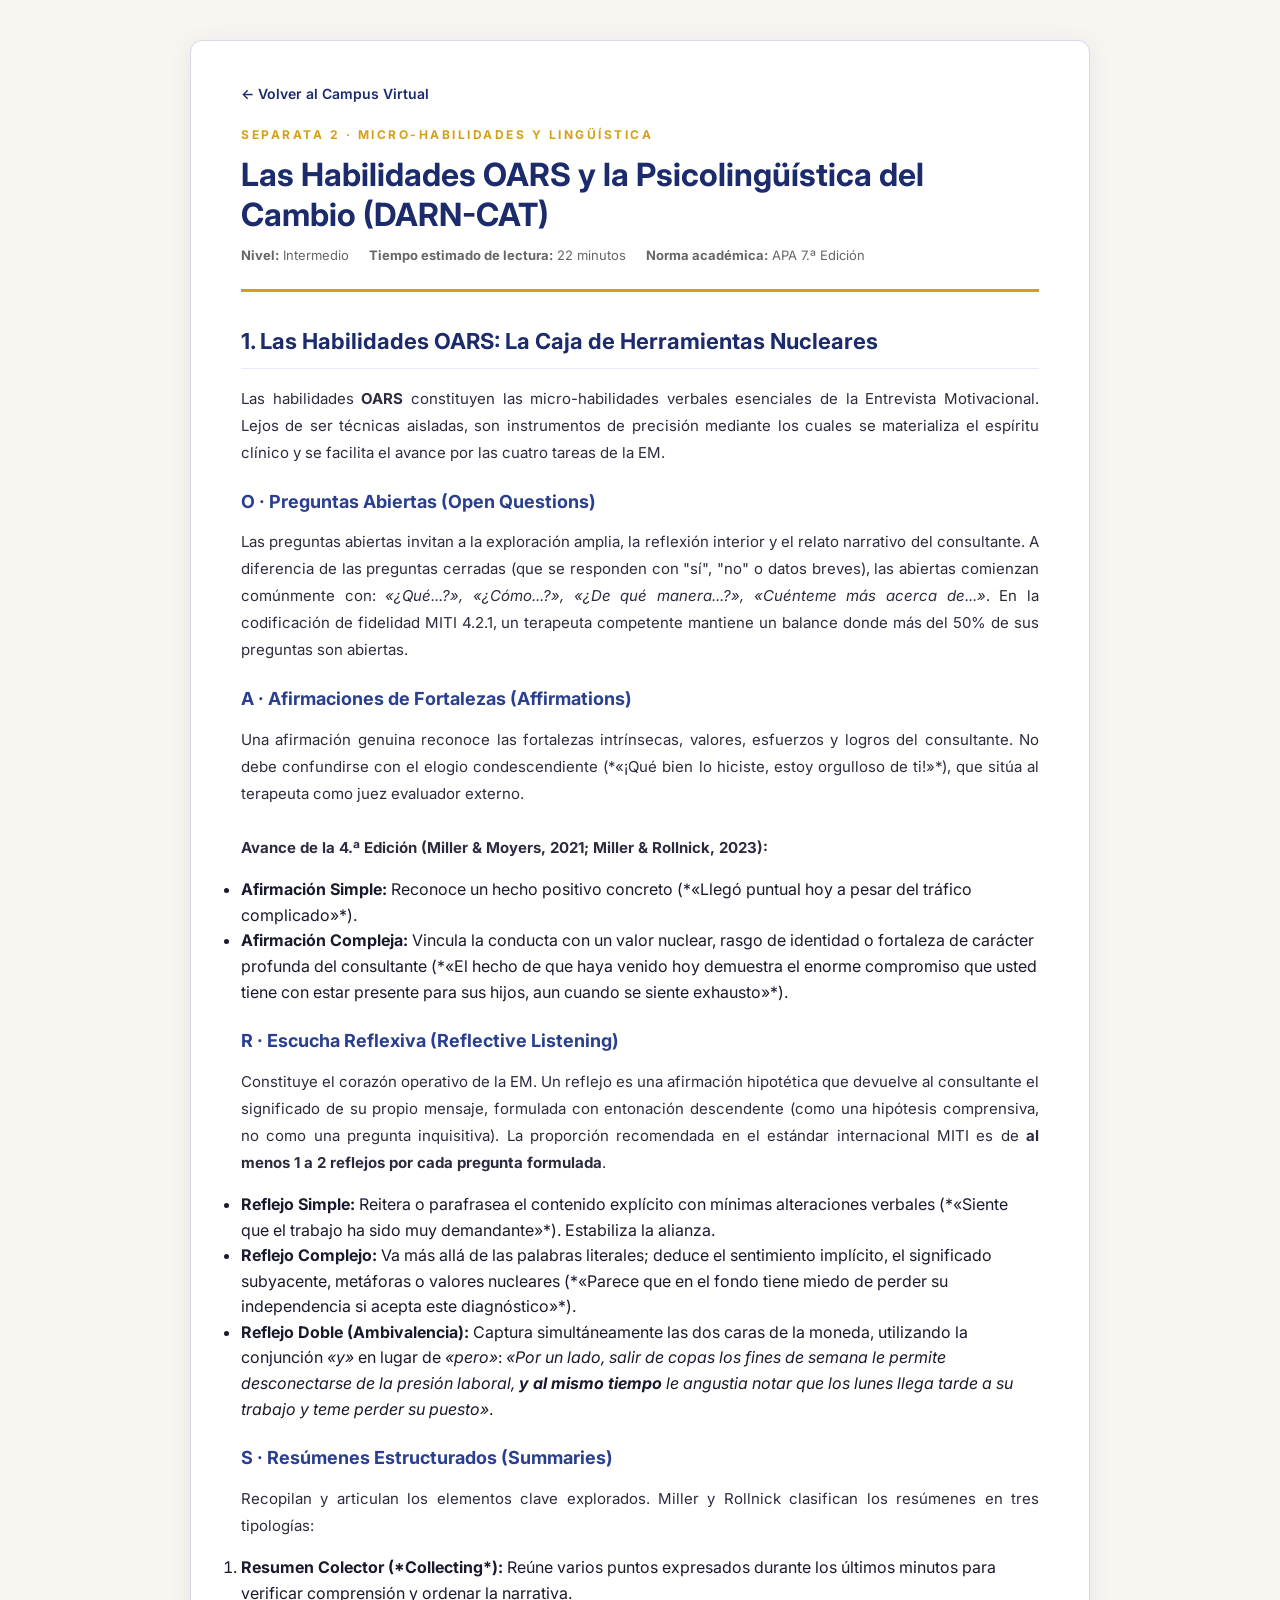
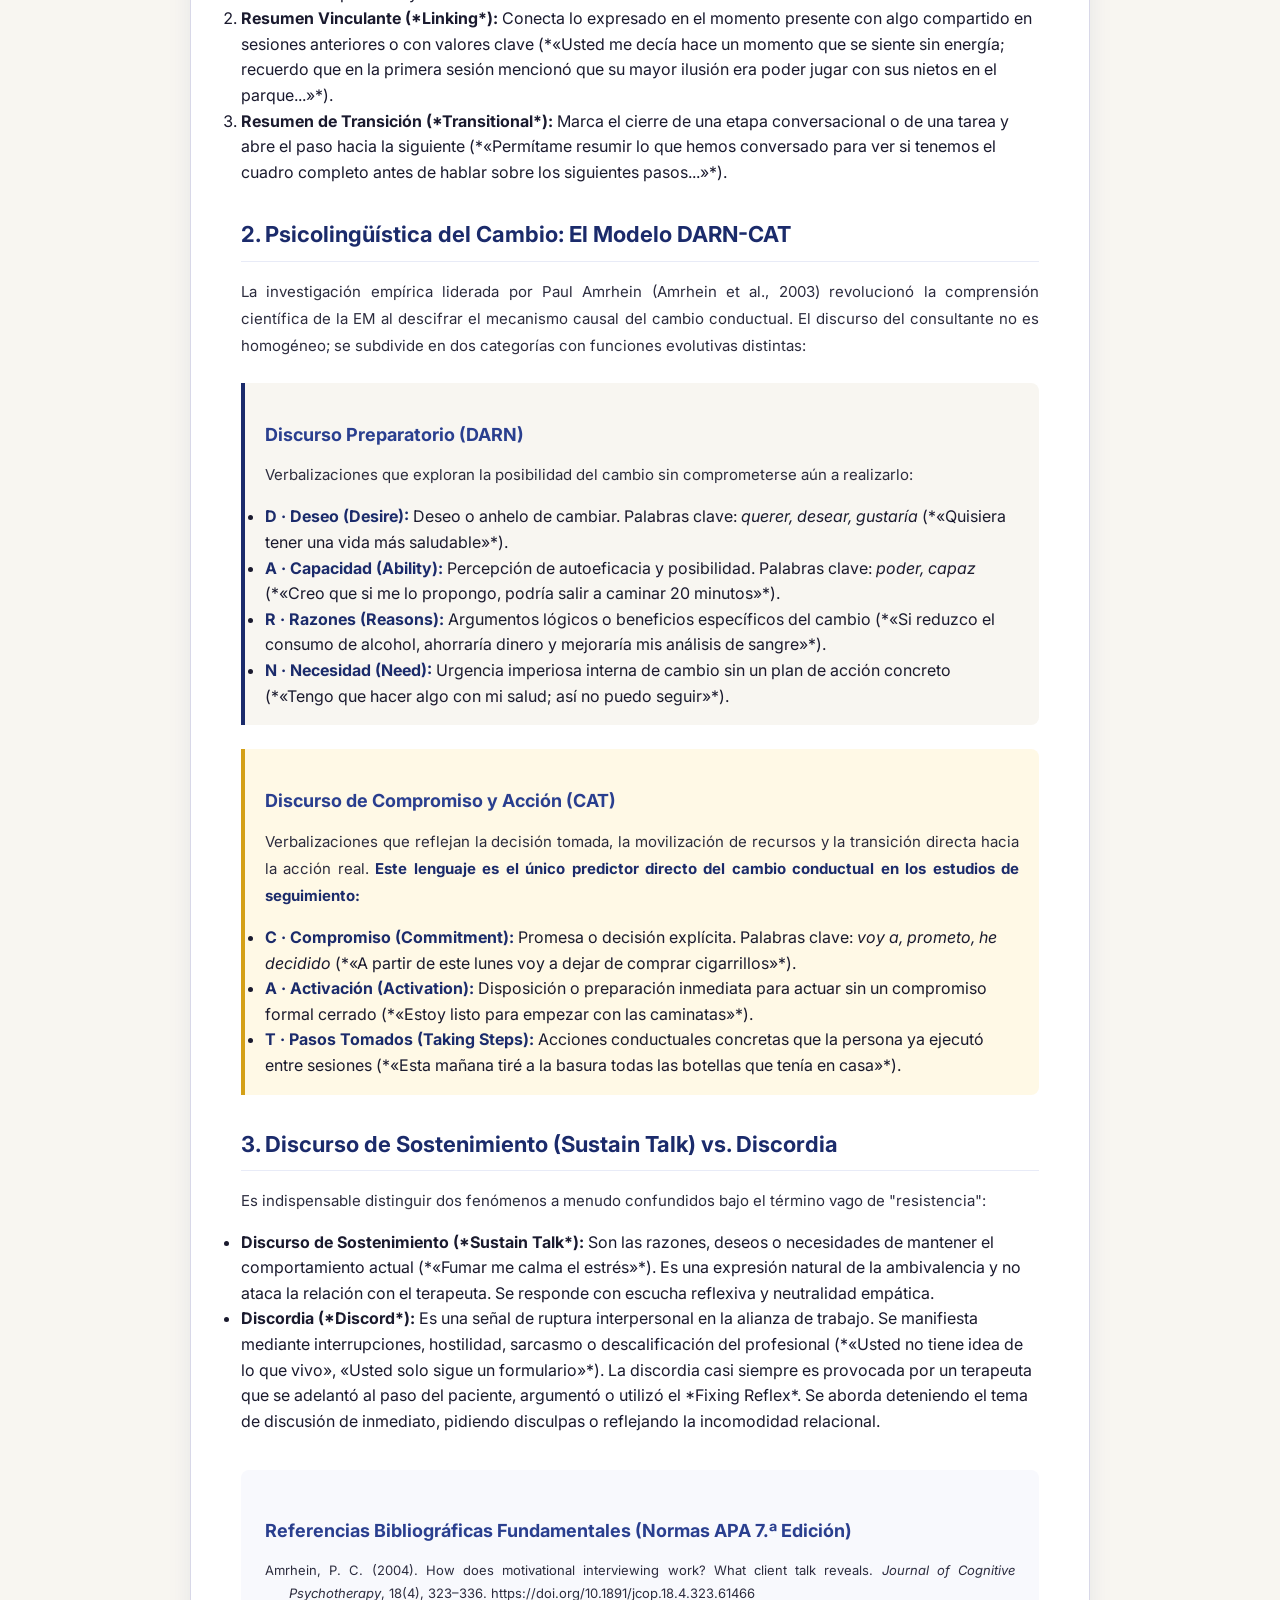
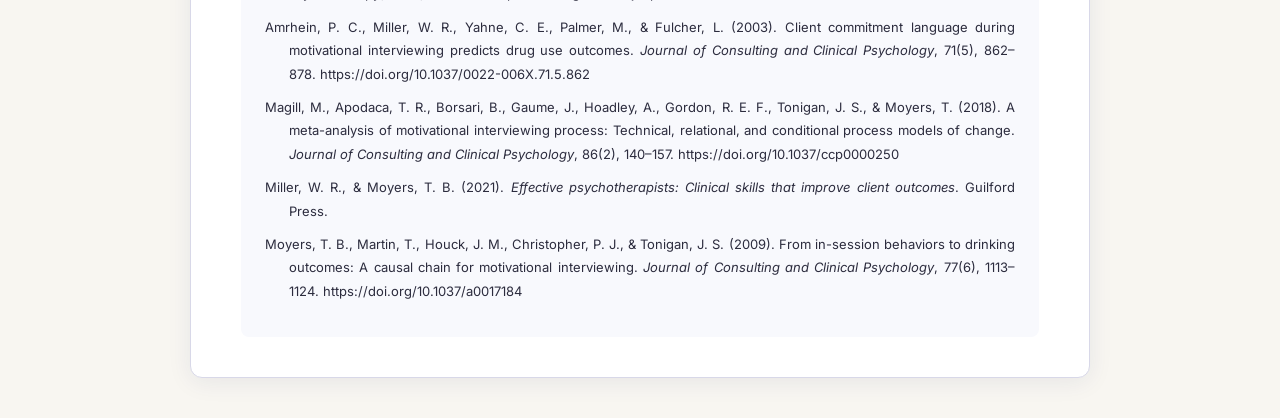
<file: separatas/separata-2-oars-darn-cat.html>
<!DOCTYPE html>
<html lang="es">
<head>
<meta charset="UTF-8">
<meta name="viewport" content="width=device-width, initial-scale=1.0">
<title>Las Habilidades OARS y la Psicolingüística del Cambio (DARN-CAT) | Formación en Entrevista Motivacional</title>
<link rel="stylesheet" href="../css/styles.css">
<style>
  .separata-container {
    max-width: 900px;
    margin: 40px auto;
    padding: 40px 50px;
    background: #ffffff;
    border-radius: 12px;
    box-shadow: 0 4px 24px rgba(27, 43, 107, 0.08);
    border: 1px solid #D8D8E8;
  }
  .separata-header {
    border-bottom: 3px solid var(--amber, #D4A017);
    padding-bottom: 24px;
    margin-bottom: 32px;
  }
  .separata-num {
    font-size: 12px;
    font-weight: 700;
    letter-spacing: 2.5px;
    text-transform: uppercase;
    color: var(--amber, #D4A017);
  }
  .separata-title {
    font-size: 32px;
    color: var(--cobalt, #1B2B6B);
    margin: 10px 0;
    line-height: 1.25;
  }
  .separata-meta {
    font-size: 13px;
    color: #666;
    display: flex;
    gap: 20px;
    flex-wrap: wrap;
  }
  .separata-body h2 {
    color: var(--cobalt, #1B2B6B);
    font-size: 22px;
    margin: 32px 0 16px;
    padding-bottom: 8px;
    border-bottom: 1px solid #E8EBF7;
  }
  .separata-body h3 {
    color: #2A3F8F;
    font-size: 18px;
    margin: 22px 0 12px;
  }
  .separata-body p {
    font-size: 15px;
    line-height: 1.8;
    color: #2C2C3E;
    margin-bottom: 16px;
    text-align: justify;
  }
  .callout-box {
    background: #F8F6F1;
    border-left: 4px solid var(--cobalt, #1B2B6B);
    padding: 16px 20px;
    margin: 24px 0;
    border-radius: 0 8px 8px 0;
  }
  .callout-box.warning {
    background: #FFF9E6;
    border-left-color: var(--amber, #D4A017);
  }
  .callout-box strong {
    color: var(--cobalt, #1B2B6B);
  }
  .biblio-list {
    background: #F8F9FD;
    padding: 24px;
    border-radius: 8px;
    margin-top: 36px;
    font-size: 13.5px;
    line-height: 1.7;
  }
  .biblio-list p {
    font-size: 13px !important;
    text-indent: -24px;
    padding-left: 24px;
    margin-bottom: 10px !important;
  }
  .nav-back {
    display: inline-flex;
    align-items: center;
    gap: 8px;
    color: var(--cobalt, #1B2B6B);
    text-decoration: none;
    font-weight: 600;
    font-size: 14px;
    margin-bottom: 20px;
  }
  .nav-back:hover {
    color: var(--amber, #D4A017);
  }
</style>
</head>
<body>
  <div class="separata-container">
    <a href="../index.html#separatas" class="nav-back">← Volver al Campus Virtual</a>
    <div class="separata-header">
      <div class="separata-num">SEPARATA 2 · MICRO-HABILIDADES Y LINGÜÍSTICA</div>
      <h1 class="separata-title">Las Habilidades OARS y la Psicolingüística del Cambio (DARN-CAT)</h1>
      <div class="separata-meta">
        <span><strong>Nivel:</strong> Intermedio</span>
        <span><strong>Tiempo estimado de lectura:</strong> 22 minutos</span>
        <span><strong>Norma académica:</strong> APA 7.ª Edición</span>
      </div>
    </div>
    <div class="separata-body">
      
<h2>1. Las Habilidades OARS: La Caja de Herramientas Nucleares</h2>
<p>Las habilidades <strong>OARS</strong> constituyen las micro-habilidades verbales esenciales de la Entrevista Motivacional. Lejos de ser técnicas aisladas, son instrumentos de precisión mediante los cuales se materializa el espíritu clínico y se facilita el avance por las cuatro tareas de la EM.</p>

<h3>O · Preguntas Abiertas (Open Questions)</h3>
<p>Las preguntas abiertas invitan a la exploración amplia, la reflexión interior y el relato narrativo del consultante. A diferencia de las preguntas cerradas (que se responden con "sí", "no" o datos breves), las abiertas comienzan comúnmente con: <em>«¿Qué...?», «¿Cómo...?», «¿De qué manera...?», «Cuénteme más acerca de...»</em>. En la codificación de fidelidad MITI 4.2.1, un terapeuta competente mantiene un balance donde más del 50% de sus preguntas son abiertas.</p>

<h3>A · Afirmaciones de Fortalezas (Affirmations)</h3>
<p>Una afirmación genuina reconoce las fortalezas intrínsecas, valores, esfuerzos y logros del consultante. No debe confundirse con el elogio condescendiente (*«¡Qué bien lo hiciste, estoy orgulloso de ti!»*), que sitúa al terapeuta como juez evaluador externo.
<br><br>
<strong>Avance de la 4.ª Edición (Miller & Moyers, 2021; Miller & Rollnick, 2023):</strong>
<ul>
  <li><strong>Afirmación Simple:</strong> Reconoce un hecho positivo concreto (*«Llegó puntual hoy a pesar del tráfico complicado»*).</li>
  <li><strong>Afirmación Compleja:</strong> Vincula la conducta con un valor nuclear, rasgo de identidad o fortaleza de carácter profunda del consultante (*«El hecho de que haya venido hoy demuestra el enorme compromiso que usted tiene con estar presente para sus hijos, aun cuando se siente exhausto»*).</li>
</ul>
</p>

<h3>R · Escucha Reflexiva (Reflective Listening)</h3>
<p>Constituye el corazón operativo de la EM. Un reflejo es una afirmación hipotética que devuelve al consultante el significado de su propio mensaje, formulada con entonación descendente (como una hipótesis comprensiva, no como una pregunta inquisitiva). La proporción recomendada en el estándar internacional MITI es de <strong>al menos 1 a 2 reflejos por cada pregunta formulada</strong>.
<ul>
  <li><strong>Reflejo Simple:</strong> Reitera o parafrasea el contenido explícito con mínimas alteraciones verbales (*«Siente que el trabajo ha sido muy demandante»*). Estabiliza la alianza.</li>
  <li><strong>Reflejo Complejo:</strong> Va más allá de las palabras literales; deduce el sentimiento implícito, el significado subyacente, metáforas o valores nucleares (*«Parece que en el fondo tiene miedo de perder su independencia si acepta este diagnóstico»*).</li>
  <li><strong>Reflejo Doble (Ambivalencia):</strong> Captura simultáneamente las dos caras de la moneda, utilizando la conjunción <em>«y»</em> en lugar de <em>«pero»</em>: <em>«Por un lado, salir de copas los fines de semana le permite desconectarse de la presión laboral, <strong>y al mismo tiempo</strong> le angustia notar que los lunes llega tarde a su trabajo y teme perder su puesto»</em>.</li>
</ul>
</p>

<h3>S · Resúmenes Estructurados (Summaries)</h3>
<p>Recopilan y articulan los elementos clave explorados. Miller y Rollnick clasifican los resúmenes en tres tipologías:
<ol>
  <li><strong>Resumen Colector (*Collecting*):</strong> Reúne varios puntos expresados durante los últimos minutos para verificar comprensión y ordenar la narrativa.</li>
  <li><strong>Resumen Vinculante (*Linking*):</strong> Conecta lo expresado en el momento presente con algo compartido en sesiones anteriores o con valores clave (*«Usted me decía hace un momento que se siente sin energía; recuerdo que en la primera sesión mencionó que su mayor ilusión era poder jugar con sus nietos en el parque...»*).</li>
  <li><strong>Resumen de Transición (*Transitional*):</strong> Marca el cierre de una etapa conversacional o de una tarea y abre el paso hacia la siguiente (*«Permítame resumir lo que hemos conversado para ver si tenemos el cuadro completo antes de hablar sobre los siguientes pasos...»*).</li>
</ol>
</p>

<h2>2. Psicolingüística del Cambio: El Modelo DARN-CAT</h2>
<p>La investigación empírica liderada por Paul Amrhein (Amrhein et al., 2003) revolucionó la comprensión científica de la EM al descifrar el mecanismo causal del cambio conductual. El discurso del consultante no es homogéneo; se subdivide en dos categorías con funciones evolutivas distintas:</p>

<div class="callout-box">
  <h3>Discurso Preparatorio (DARN)</h3>
  <p>Verbalizaciones que exploran la posibilidad del cambio sin comprometerse aún a realizarlo:</p>
  <ul>
    <li><strong>D · Deseo (Desire):</strong> Deseo o anhelo de cambiar. Palabras clave: <em>querer, desear, gustaría</em> (*«Quisiera tener una vida más saludable»*).</li>
    <li><strong>A · Capacidad (Ability):</strong> Percepción de autoeficacia y posibilidad. Palabras clave: <em>poder, capaz</em> (*«Creo que si me lo propongo, podría salir a caminar 20 minutos»*).</li>
    <li><strong>R · Razones (Reasons):</strong> Argumentos lógicos o beneficios específicos del cambio (*«Si reduzco el consumo de alcohol, ahorraría dinero y mejoraría mis análisis de sangre»*).</li>
    <li><strong>N · Necesidad (Need):</strong> Urgencia imperiosa interna de cambio sin un plan de acción concreto (*«Tengo que hacer algo con mi salud; así no puedo seguir»*).</li>
  </ul>
</div>

<div class="callout-box warning">
  <h3>Discurso de Compromiso y Acción (CAT)</h3>
  <p>Verbalizaciones que reflejan la decisión tomada, la movilización de recursos y la transición directa hacia la acción real. <strong>Este lenguaje es el único predictor directo del cambio conductual en los estudios de seguimiento:</strong></p>
  <ul>
    <li><strong>C · Compromiso (Commitment):</strong> Promesa o decisión explícita. Palabras clave: <em>voy a, prometo, he decidido</em> (*«A partir de este lunes voy a dejar de comprar cigarrillos»*).</li>
    <li><strong>A · Activación (Activation):</strong> Disposición o preparación inmediata para actuar sin un compromiso formal cerrado (*«Estoy listo para empezar con las caminatas»*).</li>
    <li><strong>T · Pasos Tomados (Taking Steps):</strong> Acciones conductuales concretas que la persona ya ejecutó entre sesiones (*«Esta mañana tiré a la basura todas las botellas que tenía en casa»*).</li>
  </ul>
</div>

<h2>3. Discurso de Sostenimiento (Sustain Talk) vs. Discordia</h2>
<p>Es indispensable distinguir dos fenómenos a menudo confundidos bajo el término vago de "resistencia":</p>
<ul>
  <li><strong>Discurso de Sostenimiento (*Sustain Talk*):</strong> Son las razones, deseos o necesidades de mantener el comportamiento actual (*«Fumar me calma el estrés»*). Es una expresión natural de la ambivalencia y no ataca la relación con el terapeuta. Se responde con escucha reflexiva y neutralidad empática.</li>
  <li><strong>Discordia (*Discord*):</strong> Es una señal de ruptura interpersonal en la alianza de trabajo. Se manifiesta mediante interrupciones, hostilidad, sarcasmo o descalificación del profesional (*«Usted no tiene idea de lo que vivo», «Usted solo sigue un formulario»*). La discordia casi siempre es provocada por un terapeuta que se adelantó al paso del paciente, argumentó o utilizó el *Fixing Reflex*. Se aborda deteniendo el tema de discusión de inmediato, pidiendo disculpas o reflejando la incomodidad relacional.</li>
</ul>

<div class="biblio-list">
  <h3>Referencias Bibliográficas Fundamentales (Normas APA 7.ª Edición)</h3>
  <p>Amrhein, P. C. (2004). How does motivational interviewing work? What client talk reveals. <em>Journal of Cognitive Psychotherapy</em>, 18(4), 323–336. https://doi.org/10.1891/jcop.18.4.323.61466</p>
  <p>Amrhein, P. C., Miller, W. R., Yahne, C. E., Palmer, M., & Fulcher, L. (2003). Client commitment language during motivational interviewing predicts drug use outcomes. <em>Journal of Consulting and Clinical Psychology</em>, 71(5), 862–878. https://doi.org/10.1037/0022-006X.71.5.862</p>
  <p>Magill, M., Apodaca, T. R., Borsari, B., Gaume, J., Hoadley, A., Gordon, R. E. F., Tonigan, J. S., & Moyers, T. (2018). A meta-analysis of motivational interviewing process: Technical, relational, and conditional process models of change. <em>Journal of Consulting and Clinical Psychology</em>, 86(2), 140–157. https://doi.org/10.1037/ccp0000250</p>
  <p>Miller, W. R., & Moyers, T. B. (2021). <em>Effective psychotherapists: Clinical skills that improve client outcomes</em>. Guilford Press.</p>
  <p>Moyers, T. B., Martin, T., Houck, J. M., Christopher, P. J., & Tonigan, J. S. (2009). From in-session behaviors to drinking outcomes: A causal chain for motivational interviewing. <em>Journal of Consulting and Clinical Psychology</em>, 77(6), 1113–1124. https://doi.org/10.1037/a0017184</p>
</div>

    </div>
  </div>
</body>
</html>
</file>
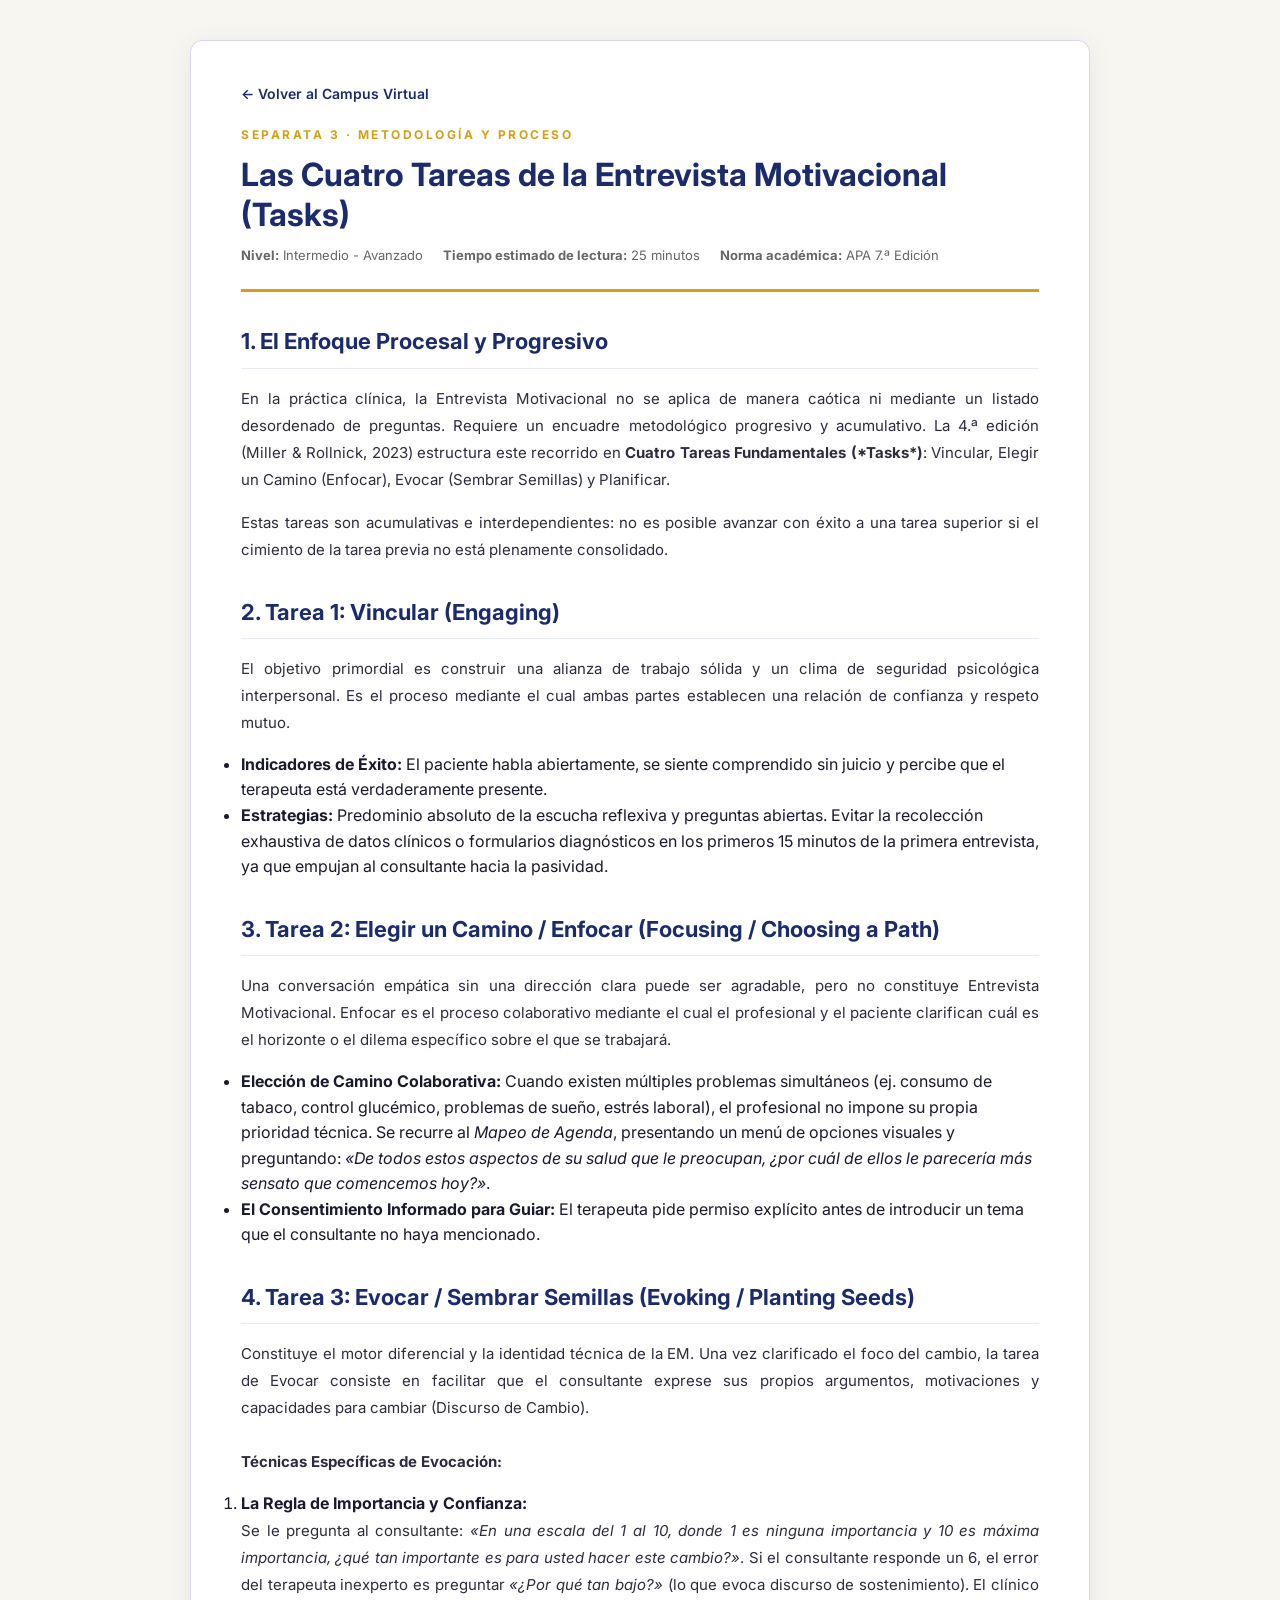
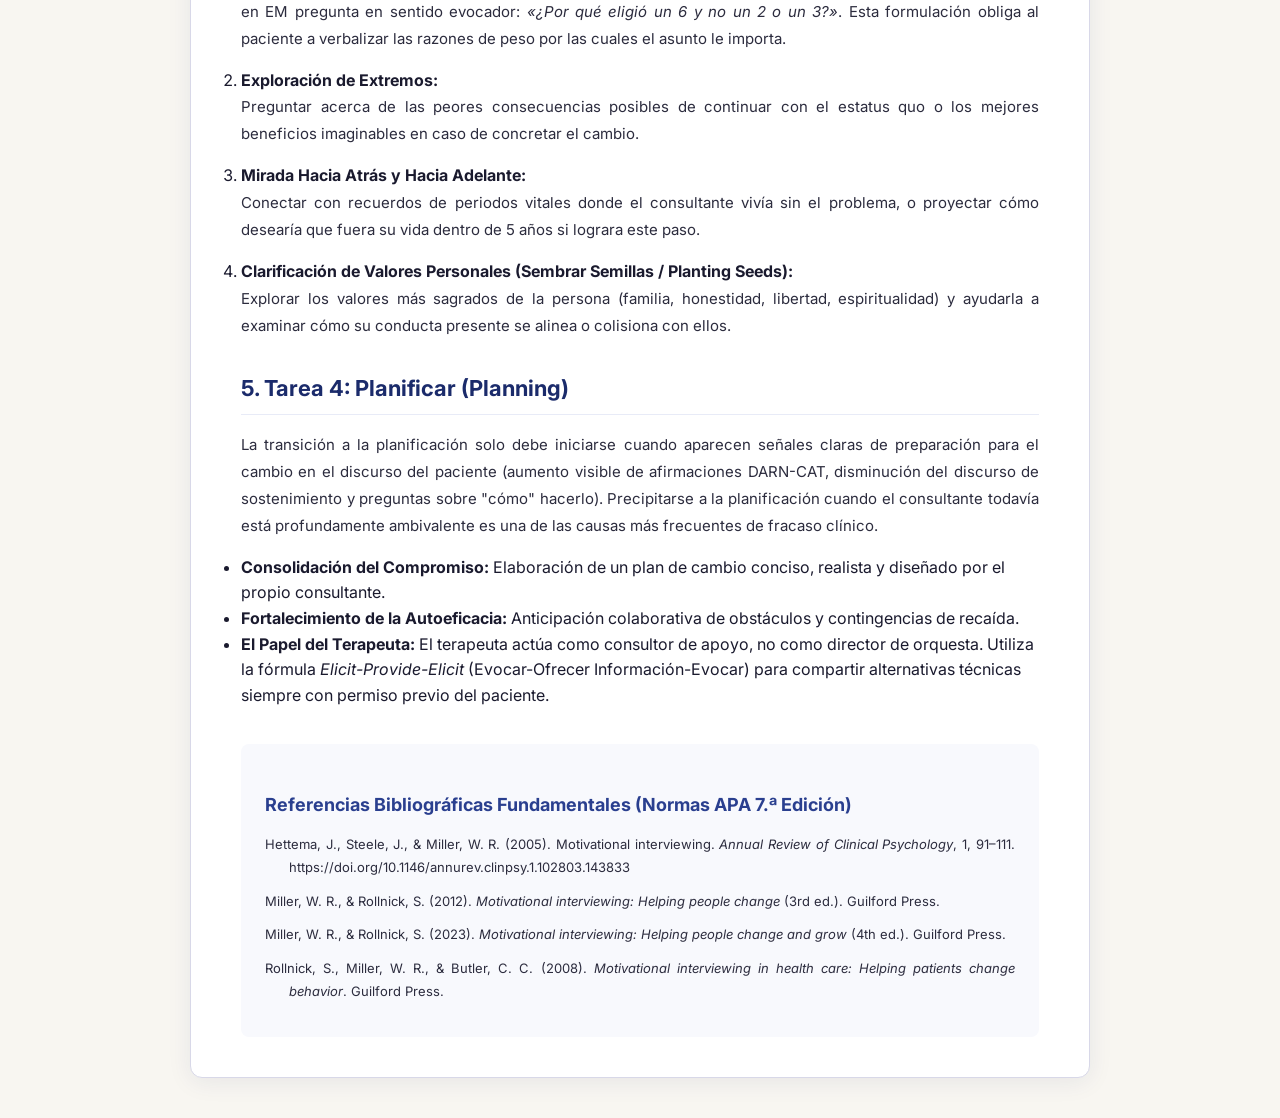
<file: separatas/separata-3-cuatro-tareas.html>
<!DOCTYPE html>
<html lang="es">
<head>
<meta charset="UTF-8">
<meta name="viewport" content="width=device-width, initial-scale=1.0">
<title>Las Cuatro Tareas de la Entrevista Motivacional (Tasks) | Formación en Entrevista Motivacional</title>
<link rel="stylesheet" href="../css/styles.css">
<style>
  .separata-container {
    max-width: 900px;
    margin: 40px auto;
    padding: 40px 50px;
    background: #ffffff;
    border-radius: 12px;
    box-shadow: 0 4px 24px rgba(27, 43, 107, 0.08);
    border: 1px solid #D8D8E8;
  }
  .separata-header {
    border-bottom: 3px solid var(--amber, #D4A017);
    padding-bottom: 24px;
    margin-bottom: 32px;
  }
  .separata-num {
    font-size: 12px;
    font-weight: 700;
    letter-spacing: 2.5px;
    text-transform: uppercase;
    color: var(--amber, #D4A017);
  }
  .separata-title {
    font-size: 32px;
    color: var(--cobalt, #1B2B6B);
    margin: 10px 0;
    line-height: 1.25;
  }
  .separata-meta {
    font-size: 13px;
    color: #666;
    display: flex;
    gap: 20px;
    flex-wrap: wrap;
  }
  .separata-body h2 {
    color: var(--cobalt, #1B2B6B);
    font-size: 22px;
    margin: 32px 0 16px;
    padding-bottom: 8px;
    border-bottom: 1px solid #E8EBF7;
  }
  .separata-body h3 {
    color: #2A3F8F;
    font-size: 18px;
    margin: 22px 0 12px;
  }
  .separata-body p {
    font-size: 15px;
    line-height: 1.8;
    color: #2C2C3E;
    margin-bottom: 16px;
    text-align: justify;
  }
  .callout-box {
    background: #F8F6F1;
    border-left: 4px solid var(--cobalt, #1B2B6B);
    padding: 16px 20px;
    margin: 24px 0;
    border-radius: 0 8px 8px 0;
  }
  .callout-box.warning {
    background: #FFF9E6;
    border-left-color: var(--amber, #D4A017);
  }
  .callout-box strong {
    color: var(--cobalt, #1B2B6B);
  }
  .biblio-list {
    background: #F8F9FD;
    padding: 24px;
    border-radius: 8px;
    margin-top: 36px;
    font-size: 13.5px;
    line-height: 1.7;
  }
  .biblio-list p {
    font-size: 13px !important;
    text-indent: -24px;
    padding-left: 24px;
    margin-bottom: 10px !important;
  }
  .nav-back {
    display: inline-flex;
    align-items: center;
    gap: 8px;
    color: var(--cobalt, #1B2B6B);
    text-decoration: none;
    font-weight: 600;
    font-size: 14px;
    margin-bottom: 20px;
  }
  .nav-back:hover {
    color: var(--amber, #D4A017);
  }
</style>
</head>
<body>
  <div class="separata-container">
    <a href="../index.html#separatas" class="nav-back">← Volver al Campus Virtual</a>
    <div class="separata-header">
      <div class="separata-num">SEPARATA 3 · METODOLOGÍA Y PROCESO</div>
      <h1 class="separata-title">Las Cuatro Tareas de la Entrevista Motivacional (Tasks)</h1>
      <div class="separata-meta">
        <span><strong>Nivel:</strong> Intermedio - Avanzado</span>
        <span><strong>Tiempo estimado de lectura:</strong> 25 minutos</span>
        <span><strong>Norma académica:</strong> APA 7.ª Edición</span>
      </div>
    </div>
    <div class="separata-body">
      
<h2>1. El Enfoque Procesal y Progresivo</h2>
<p>En la práctica clínica, la Entrevista Motivacional no se aplica de manera caótica ni mediante un listado desordenado de preguntas. Requiere un encuadre metodológico progresivo y acumulativo. La 4.ª edición (Miller & Rollnick, 2023) estructura este recorrido en <strong>Cuatro Tareas Fundamentales (*Tasks*)</strong>: Vincular, Elegir un Camino (Enfocar), Evocar (Sembrar Semillas) y Planificar.</p>

<p>Estas tareas son acumulativas e interdependientes: no es posible avanzar con éxito a una tarea superior si el cimiento de la tarea previa no está plenamente consolidado.</p>

<h2>2. Tarea 1: Vincular (Engaging)</h2>
<p>El objetivo primordial es construir una alianza de trabajo sólida y un clima de seguridad psicológica interpersonal. Es el proceso mediante el cual ambas partes establecen una relación de confianza y respeto mutuo.</p>
<ul>
  <li><strong>Indicadores de Éxito:</strong> El paciente habla abiertamente, se siente comprendido sin juicio y percibe que el terapeuta está verdaderamente presente.</li>
  <li><strong>Estrategias:</strong> Predominio absoluto de la escucha reflexiva y preguntas abiertas. Evitar la recolección exhaustiva de datos clínicos o formularios diagnósticos en los primeros 15 minutos de la primera entrevista, ya que empujan al consultante hacia la pasividad.</li>
</ul>

<h2>3. Tarea 2: Elegir un Camino / Enfocar (Focusing / Choosing a Path)</h2>
<p>Una conversación empática sin una dirección clara puede ser agradable, pero no constituye Entrevista Motivacional. Enfocar es el proceso colaborativo mediante el cual el profesional y el paciente clarifican cuál es el horizonte o el dilema específico sobre el que se trabajará.</p>
<ul>
  <li><strong>Elección de Camino Colaborativa:</strong> Cuando existen múltiples problemas simultáneos (ej. consumo de tabaco, control glucémico, problemas de sueño, estrés laboral), el profesional no impone su propia prioridad técnica. Se recurre al <em>Mapeo de Agenda</em>, presentando un menú de opciones visuales y preguntando: <em>«De todos estos aspectos de su salud que le preocupan, ¿por cuál de ellos le parecería más sensato que comencemos hoy?»</em>.</li>
  <li><strong>El Consentimiento Informado para Guiar:</strong> El terapeuta pide permiso explícito antes de introducir un tema que el consultante no haya mencionado.</li>
</ul>

<h2>4. Tarea 3: Evocar / Sembrar Semillas (Evoking / Planting Seeds)</h2>
<p>Constituye el motor diferencial y la identidad técnica de la EM. Una vez clarificado el foco del cambio, la tarea de Evocar consiste en facilitar que el consultante exprese sus propios argumentos, motivaciones y capacidades para cambiar (Discurso de Cambio).
<br><br>
<strong>Técnicas Específicas de Evocación:</strong>
<ol>
  <li><strong>La Regla de Importancia y Confianza:</strong>
    <p>Se le pregunta al consultante: <em>«En una escala del 1 al 10, donde 1 es ninguna importancia y 10 es máxima importancia, ¿qué tan importante es para usted hacer este cambio?»</em>. Si el consultante responde un 6, el error del terapeuta inexperto es preguntar <em>«¿Por qué tan bajo?»</em> (lo que evoca discurso de sostenimiento). El clínico en EM pregunta en sentido evocador: <em>«¿Por qué eligió un 6 y no un 2 o un 3?»</em>. Esta formulación obliga al paciente a verbalizar las razones de peso por las cuales el asunto le importa.</p>
  </li>
  <li><strong>Exploración de Extremos:</strong>
    <p>Preguntar acerca de las peores consecuencias posibles de continuar con el estatus quo o los mejores beneficios imaginables en caso de concretar el cambio.</p>
  </li>
  <li><strong>Mirada Hacia Atrás y Hacia Adelante:</strong>
    <p>Conectar con recuerdos de periodos vitales donde el consultante vivía sin el problema, o proyectar cómo desearía que fuera su vida dentro de 5 años si lograra este paso.</p>
  </li>
  <li><strong>Clarificación de Valores Personales (Sembrar Semillas / Planting Seeds):</strong>
    <p>Explorar los valores más sagrados de la persona (familia, honestidad, libertad, espiritualidad) y ayudarla a examinar cómo su conducta presente se alinea o colisiona con ellos.</p>
  </li>
</ol>
</p>

<h2>5. Tarea 4: Planificar (Planning)</h2>
<p>La transición a la planificación solo debe iniciarse cuando aparecen señales claras de preparación para el cambio en el discurso del paciente (aumento visible de afirmaciones DARN-CAT, disminución del discurso de sostenimiento y preguntas sobre "cómo" hacerlo). Precipitarse a la planificación cuando el consultante todavía está profundamente ambivalente es una de las causas más frecuentes de fracaso clínico.</p>
<ul>
  <li><strong>Consolidación del Compromiso:</strong> Elaboración de un plan de cambio conciso, realista y diseñado por el propio consultante.</li>
  <li><strong>Fortalecimiento de la Autoeficacia:</strong> Anticipación colaborativa de obstáculos y contingencias de recaída.</li>
  <li><strong>El Papel del Terapeuta:</strong> El terapeuta actúa como consultor de apoyo, no como director de orquesta. Utiliza la fórmula <em>Elicit-Provide-Elicit</em> (Evocar-Ofrecer Información-Evocar) para compartir alternativas técnicas siempre con permiso previo del paciente.</li>
</ul>

<div class="biblio-list">
  <h3>Referencias Bibliográficas Fundamentales (Normas APA 7.ª Edición)</h3>
  <p>Hettema, J., Steele, J., & Miller, W. R. (2005). Motivational interviewing. <em>Annual Review of Clinical Psychology</em>, 1, 91–111. https://doi.org/10.1146/annurev.clinpsy.1.102803.143833</p>
  <p>Miller, W. R., & Rollnick, S. (2012). <em>Motivational interviewing: Helping people change</em> (3rd ed.). Guilford Press.</p>
  <p>Miller, W. R., & Rollnick, S. (2023). <em>Motivational interviewing: Helping people change and grow</em> (4th ed.). Guilford Press.</p>
  <p>Rollnick, S., Miller, W. R., & Butler, C. C. (2008). <em>Motivational interviewing in health care: Helping patients change behavior</em>. Guilford Press.</p>
</div>

    </div>
  </div>
</body>
</html>
</file>
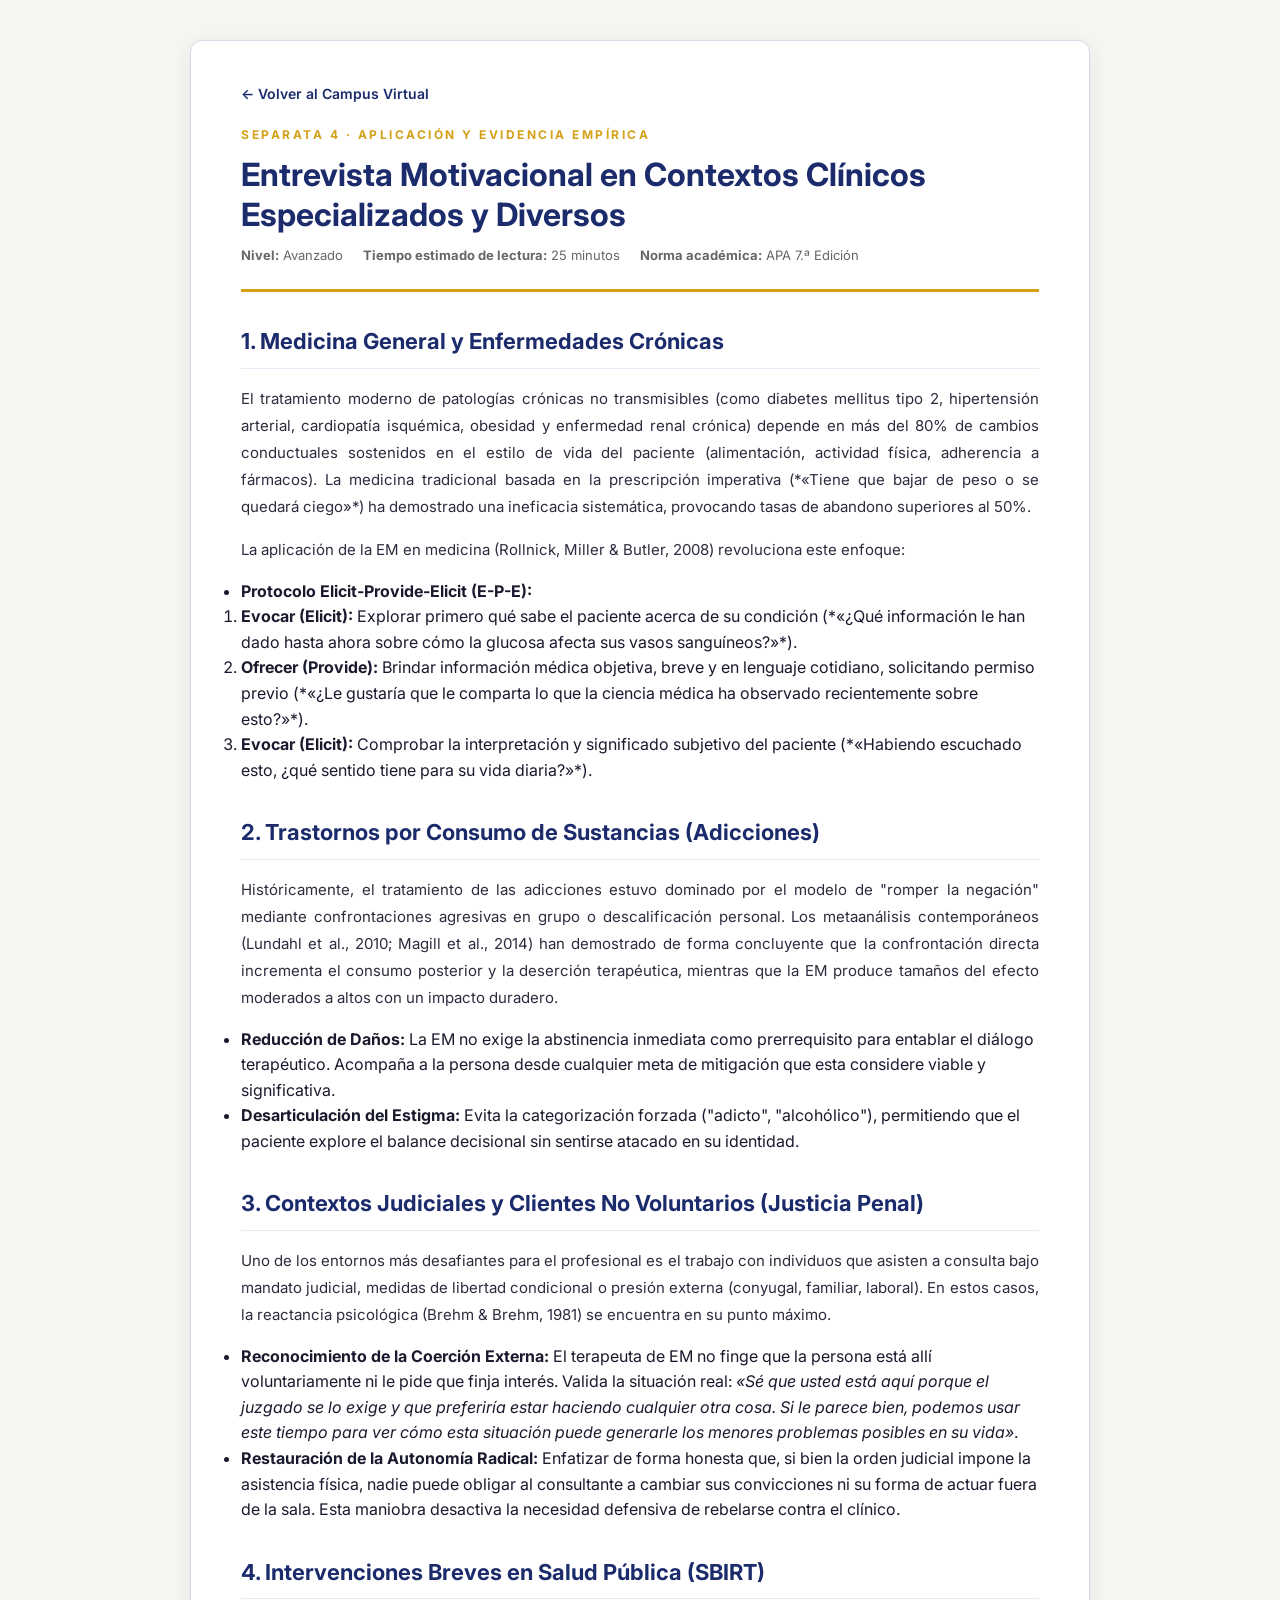
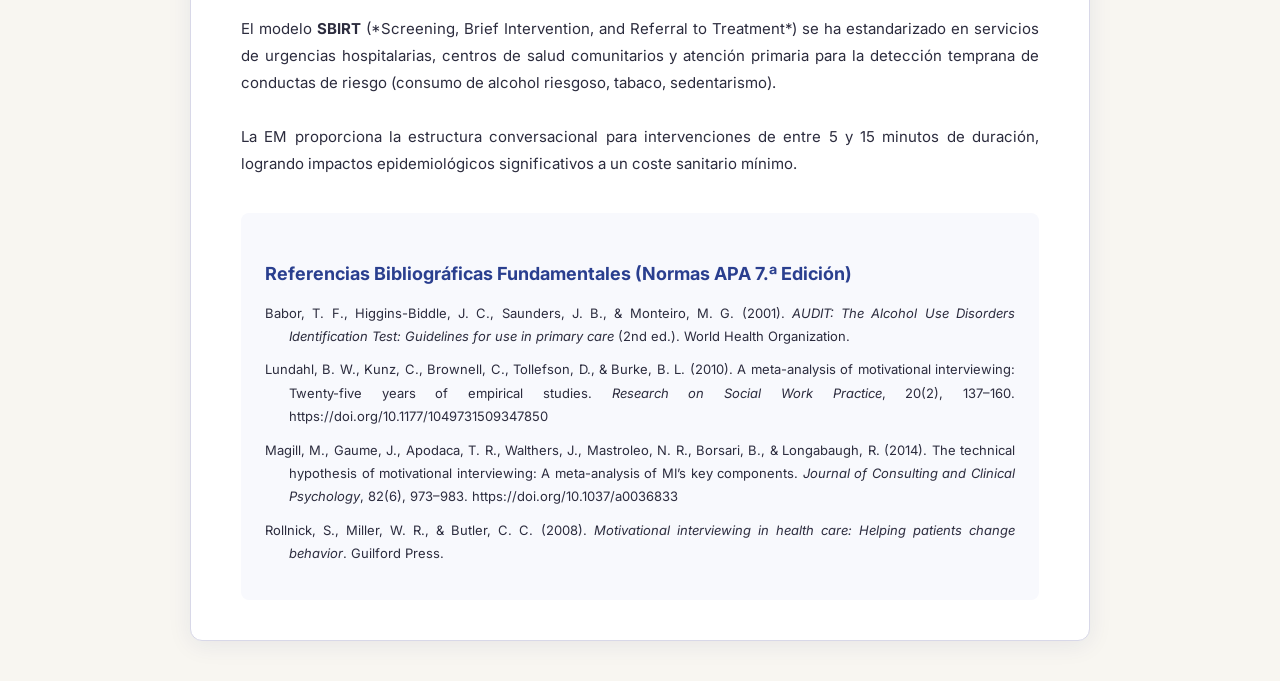
<file: separatas/separata-4-contextos-clinicos.html>
<!DOCTYPE html>
<html lang="es">
<head>
<meta charset="UTF-8">
<meta name="viewport" content="width=device-width, initial-scale=1.0">
<title>Entrevista Motivacional en Contextos Clínicos Especializados y Diversos | Formación en Entrevista Motivacional</title>
<link rel="stylesheet" href="../css/styles.css">
<style>
  .separata-container {
    max-width: 900px;
    margin: 40px auto;
    padding: 40px 50px;
    background: #ffffff;
    border-radius: 12px;
    box-shadow: 0 4px 24px rgba(27, 43, 107, 0.08);
    border: 1px solid #D8D8E8;
  }
  .separata-header {
    border-bottom: 3px solid var(--amber, #D4A017);
    padding-bottom: 24px;
    margin-bottom: 32px;
  }
  .separata-num {
    font-size: 12px;
    font-weight: 700;
    letter-spacing: 2.5px;
    text-transform: uppercase;
    color: var(--amber, #D4A017);
  }
  .separata-title {
    font-size: 32px;
    color: var(--cobalt, #1B2B6B);
    margin: 10px 0;
    line-height: 1.25;
  }
  .separata-meta {
    font-size: 13px;
    color: #666;
    display: flex;
    gap: 20px;
    flex-wrap: wrap;
  }
  .separata-body h2 {
    color: var(--cobalt, #1B2B6B);
    font-size: 22px;
    margin: 32px 0 16px;
    padding-bottom: 8px;
    border-bottom: 1px solid #E8EBF7;
  }
  .separata-body h3 {
    color: #2A3F8F;
    font-size: 18px;
    margin: 22px 0 12px;
  }
  .separata-body p {
    font-size: 15px;
    line-height: 1.8;
    color: #2C2C3E;
    margin-bottom: 16px;
    text-align: justify;
  }
  .callout-box {
    background: #F8F6F1;
    border-left: 4px solid var(--cobalt, #1B2B6B);
    padding: 16px 20px;
    margin: 24px 0;
    border-radius: 0 8px 8px 0;
  }
  .callout-box.warning {
    background: #FFF9E6;
    border-left-color: var(--amber, #D4A017);
  }
  .callout-box strong {
    color: var(--cobalt, #1B2B6B);
  }
  .biblio-list {
    background: #F8F9FD;
    padding: 24px;
    border-radius: 8px;
    margin-top: 36px;
    font-size: 13.5px;
    line-height: 1.7;
  }
  .biblio-list p {
    font-size: 13px !important;
    text-indent: -24px;
    padding-left: 24px;
    margin-bottom: 10px !important;
  }
  .nav-back {
    display: inline-flex;
    align-items: center;
    gap: 8px;
    color: var(--cobalt, #1B2B6B);
    text-decoration: none;
    font-weight: 600;
    font-size: 14px;
    margin-bottom: 20px;
  }
  .nav-back:hover {
    color: var(--amber, #D4A017);
  }
</style>
</head>
<body>
  <div class="separata-container">
    <a href="../index.html#separatas" class="nav-back">← Volver al Campus Virtual</a>
    <div class="separata-header">
      <div class="separata-num">SEPARATA 4 · APLICACIÓN Y EVIDENCIA EMPÍRICA</div>
      <h1 class="separata-title">Entrevista Motivacional en Contextos Clínicos Especializados y Diversos</h1>
      <div class="separata-meta">
        <span><strong>Nivel:</strong> Avanzado</span>
        <span><strong>Tiempo estimado de lectura:</strong> 25 minutos</span>
        <span><strong>Norma académica:</strong> APA 7.ª Edición</span>
      </div>
    </div>
    <div class="separata-body">
      
<h2>1. Medicina General y Enfermedades Crónicas</h2>
<p>El tratamiento moderno de patologías crónicas no transmisibles (como diabetes mellitus tipo 2, hipertensión arterial, cardiopatía isquémica, obesidad y enfermedad renal crónica) depende en más del 80% de cambios conductuales sostenidos en el estilo de vida del paciente (alimentación, actividad física, adherencia a fármacos). La medicina tradicional basada en la prescripción imperativa (*«Tiene que bajar de peso o se quedará ciego»*) ha demostrado una ineficacia sistemática, provocando tasas de abandono superiores al 50%.</p>

<p>La aplicación de la EM en medicina (Rollnick, Miller & Butler, 2008) revoluciona este enfoque:</p>
<ul>
  <li><strong>Protocolo Elicit-Provide-Elicit (E-P-E):</strong>
    <ol>
      <li><strong>Evocar (Elicit):</strong> Explorar primero qué sabe el paciente acerca de su condición (*«¿Qué información le han dado hasta ahora sobre cómo la glucosa afecta sus vasos sanguíneos?»*).</li>
      <li><strong>Ofrecer (Provide):</strong> Brindar información médica objetiva, breve y en lenguaje cotidiano, solicitando permiso previo (*«¿Le gustaría que le comparta lo que la ciencia médica ha observado recientemente sobre esto?»*).</li>
      <li><strong>Evocar (Elicit):</strong> Comprobar la interpretación y significado subjetivo del paciente (*«Habiendo escuchado esto, ¿qué sentido tiene para su vida diaria?»*).</li>
    </ol>
  </li>
</ul>

<h2>2. Trastornos por Consumo de Sustancias (Adicciones)</h2>
<p>Históricamente, el tratamiento de las adicciones estuvo dominado por el modelo de "romper la negación" mediante confrontaciones agresivas en grupo o descalificación personal. Los metaanálisis contemporáneos (Lundahl et al., 2010; Magill et al., 2014) han demostrado de forma concluyente que la confrontación directa incrementa el consumo posterior y la deserción terapéutica, mientras que la EM produce tamaños del efecto moderados a altos con un impacto duradero.</p>
<ul>
  <li><strong>Reducción de Daños:</strong> La EM no exige la abstinencia inmediata como prerrequisito para entablar el diálogo terapéutico. Acompaña a la persona desde cualquier meta de mitigación que esta considere viable y significativa.</li>
  <li><strong>Desarticulación del Estigma:</strong> Evita la categorización forzada ("adicto", "alcohólico"), permitiendo que el paciente explore el balance decisional sin sentirse atacado en su identidad.</li>
</ul>

<h2>3. Contextos Judiciales y Clientes No Voluntarios (Justicia Penal)</h2>
<p>Uno de los entornos más desafiantes para el profesional es el trabajo con individuos que asisten a consulta bajo mandato judicial, medidas de libertad condicional o presión externa (conyugal, familiar, laboral). En estos casos, la reactancia psicológica (Brehm & Brehm, 1981) se encuentra en su punto máximo.</p>
<ul>
  <li><strong>Reconocimiento de la Coerción Externa:</strong> El terapeuta de EM no finge que la persona está allí voluntariamente ni le pide que finja interés. Valida la situación real: <em>«Sé que usted está aquí porque el juzgado se lo exige y que preferiría estar haciendo cualquier otra cosa. Si le parece bien, podemos usar este tiempo para ver cómo esta situación puede generarle los menores problemas posibles en su vida»</em>.</li>
  <li><strong>Restauración de la Autonomía Radical:</strong> Enfatizar de forma honesta que, si bien la orden judicial impone la asistencia física, nadie puede obligar al consultante a cambiar sus convicciones ni su forma de actuar fuera de la sala. Esta maniobra desactiva la necesidad defensiva de rebelarse contra el clínico.</li>
</ul>

<h2>4. Intervenciones Breves en Salud Pública (SBIRT)</h2>
<p>El modelo <strong>SBIRT</strong> (*Screening, Brief Intervention, and Referral to Treatment*) se ha estandarizado en servicios de urgencias hospitalarias, centros de salud comunitarios y atención primaria para la detección temprana de conductas de riesgo (consumo de alcohol riesgoso, tabaco, sedentarismo).
<br><br>
La EM proporciona la estructura conversacional para intervenciones de entre 5 y 15 minutos de duración, logrando impactos epidemiológicos significativos a un coste sanitario mínimo.</p>

<div class="biblio-list">
  <h3>Referencias Bibliográficas Fundamentales (Normas APA 7.ª Edición)</h3>
  <p>Babor, T. F., Higgins-Biddle, J. C., Saunders, J. B., & Monteiro, M. G. (2001). <em>AUDIT: The Alcohol Use Disorders Identification Test: Guidelines for use in primary care</em> (2nd ed.). World Health Organization.</p>
  <p>Lundahl, B. W., Kunz, C., Brownell, C., Tollefson, D., & Burke, B. L. (2010). A meta-analysis of motivational interviewing: Twenty-five years of empirical studies. <em>Research on Social Work Practice</em>, 20(2), 137–160. https://doi.org/10.1177/1049731509347850</p>
  <p>Magill, M., Gaume, J., Apodaca, T. R., Walthers, J., Mastroleo, N. R., Borsari, B., & Longabaugh, R. (2014). The technical hypothesis of motivational interviewing: A meta-analysis of MI’s key components. <em>Journal of Consulting and Clinical Psychology</em>, 82(6), 973–983. https://doi.org/10.1037/a0036833</p>
  <p>Rollnick, S., Miller, W. R., & Butler, C. C. (2008). <em>Motivational interviewing in health care: Helping patients change behavior</em>. Guilford Press.</p>
</div>

    </div>
  </div>
</body>
</html>
</file>
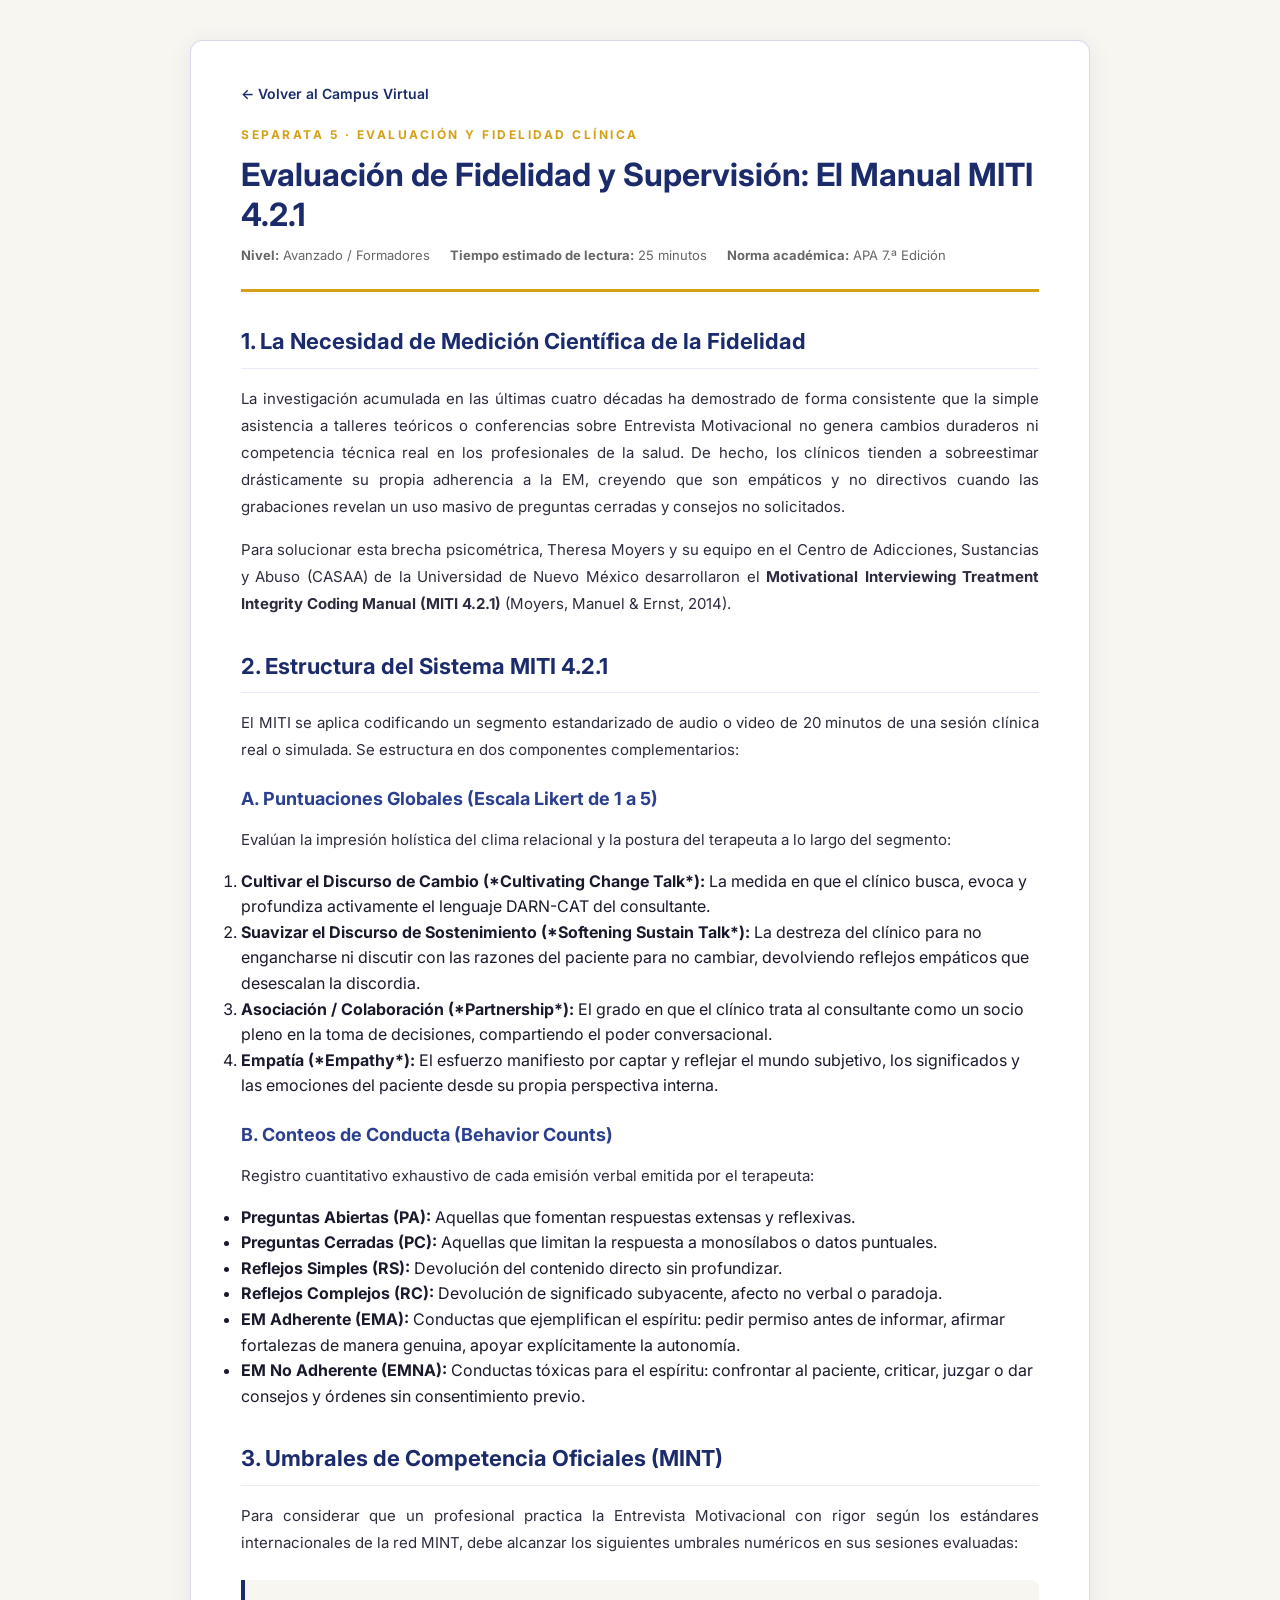
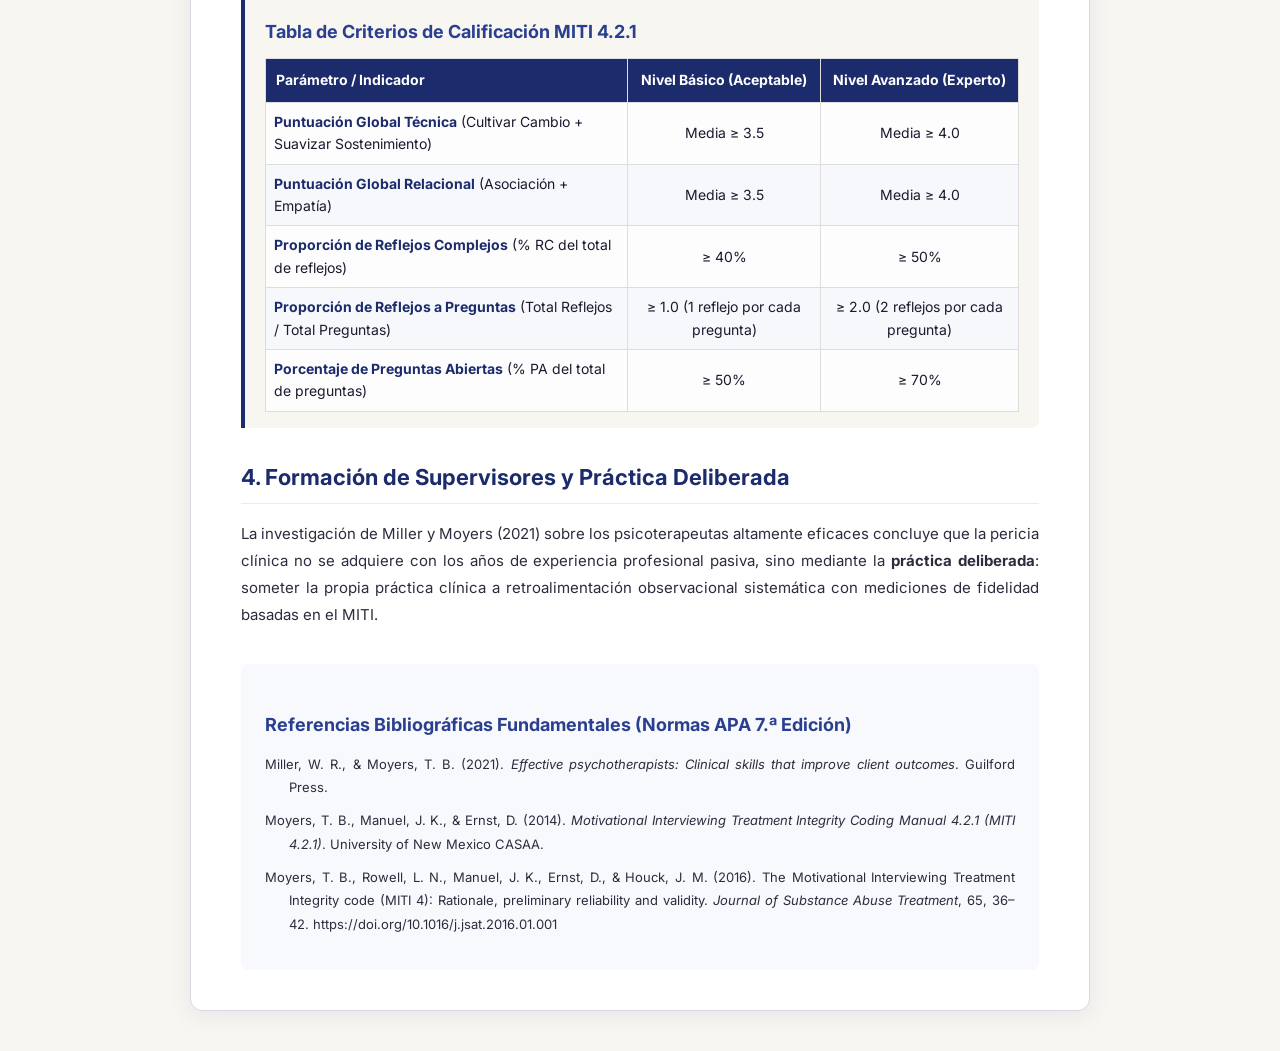
<file: separatas/separata-5-fidelidad-miti.html>
<!DOCTYPE html>
<html lang="es">
<head>
<meta charset="UTF-8">
<meta name="viewport" content="width=device-width, initial-scale=1.0">
<title>Evaluación de Fidelidad y Supervisión: El Manual MITI 4.2.1 | Formación en Entrevista Motivacional</title>
<link rel="stylesheet" href="../css/styles.css">
<style>
  .separata-container {
    max-width: 900px;
    margin: 40px auto;
    padding: 40px 50px;
    background: #ffffff;
    border-radius: 12px;
    box-shadow: 0 4px 24px rgba(27, 43, 107, 0.08);
    border: 1px solid #D8D8E8;
  }
  .separata-header {
    border-bottom: 3px solid var(--amber, #D4A017);
    padding-bottom: 24px;
    margin-bottom: 32px;
  }
  .separata-num {
    font-size: 12px;
    font-weight: 700;
    letter-spacing: 2.5px;
    text-transform: uppercase;
    color: var(--amber, #D4A017);
  }
  .separata-title {
    font-size: 32px;
    color: var(--cobalt, #1B2B6B);
    margin: 10px 0;
    line-height: 1.25;
  }
  .separata-meta {
    font-size: 13px;
    color: #666;
    display: flex;
    gap: 20px;
    flex-wrap: wrap;
  }
  .separata-body h2 {
    color: var(--cobalt, #1B2B6B);
    font-size: 22px;
    margin: 32px 0 16px;
    padding-bottom: 8px;
    border-bottom: 1px solid #E8EBF7;
  }
  .separata-body h3 {
    color: #2A3F8F;
    font-size: 18px;
    margin: 22px 0 12px;
  }
  .separata-body p {
    font-size: 15px;
    line-height: 1.8;
    color: #2C2C3E;
    margin-bottom: 16px;
    text-align: justify;
  }
  .callout-box {
    background: #F8F6F1;
    border-left: 4px solid var(--cobalt, #1B2B6B);
    padding: 16px 20px;
    margin: 24px 0;
    border-radius: 0 8px 8px 0;
  }
  .callout-box.warning {
    background: #FFF9E6;
    border-left-color: var(--amber, #D4A017);
  }
  .callout-box strong {
    color: var(--cobalt, #1B2B6B);
  }
  .biblio-list {
    background: #F8F9FD;
    padding: 24px;
    border-radius: 8px;
    margin-top: 36px;
    font-size: 13.5px;
    line-height: 1.7;
  }
  .biblio-list p {
    font-size: 13px !important;
    text-indent: -24px;
    padding-left: 24px;
    margin-bottom: 10px !important;
  }
  .nav-back {
    display: inline-flex;
    align-items: center;
    gap: 8px;
    color: var(--cobalt, #1B2B6B);
    text-decoration: none;
    font-weight: 600;
    font-size: 14px;
    margin-bottom: 20px;
  }
  .nav-back:hover {
    color: var(--amber, #D4A017);
  }
</style>
</head>
<body>
  <div class="separata-container">
    <a href="../index.html#separatas" class="nav-back">← Volver al Campus Virtual</a>
    <div class="separata-header">
      <div class="separata-num">SEPARATA 5 · EVALUACIÓN Y FIDELIDAD CLÍNICA</div>
      <h1 class="separata-title">Evaluación de Fidelidad y Supervisión: El Manual MITI 4.2.1</h1>
      <div class="separata-meta">
        <span><strong>Nivel:</strong> Avanzado / Formadores</span>
        <span><strong>Tiempo estimado de lectura:</strong> 25 minutos</span>
        <span><strong>Norma académica:</strong> APA 7.ª Edición</span>
      </div>
    </div>
    <div class="separata-body">
      
<h2>1. La Necesidad de Medición Científica de la Fidelidad</h2>
<p>La investigación acumulada en las últimas cuatro décadas ha demostrado de forma consistente que la simple asistencia a talleres teóricos o conferencias sobre Entrevista Motivacional no genera cambios duraderos ni competencia técnica real en los profesionales de la salud. De hecho, los clínicos tienden a sobreestimar drásticamente su propia adherencia a la EM, creyendo que son empáticos y no directivos cuando las grabaciones revelan un uso masivo de preguntas cerradas y consejos no solicitados.</p>

<p>Para solucionar esta brecha psicométrica, Theresa Moyers y su equipo en el Centro de Adicciones, Sustancias y Abuso (CASAA) de la Universidad de Nuevo México desarrollaron el <strong>Motivational Interviewing Treatment Integrity Coding Manual (MITI 4.2.1)</strong> (Moyers, Manuel & Ernst, 2014).</p>

<h2>2. Estructura del Sistema MITI 4.2.1</h2>
<p>El MITI se aplica codificando un segmento estandarizado de audio o video de 20 minutos de una sesión clínica real o simulada. Se estructura en dos componentes complementarios:</p>

<h3>A. Puntuaciones Globales (Escala Likert de 1 a 5)</h3>
<p>Evalúan la impresión holística del clima relacional y la postura del terapeuta a lo largo del segmento:</p>
<ol>
  <li><strong>Cultivar el Discurso de Cambio (*Cultivating Change Talk*):</strong> La medida en que el clínico busca, evoca y profundiza activamente el lenguaje DARN-CAT del consultante.</li>
  <li><strong>Suavizar el Discurso de Sostenimiento (*Softening Sustain Talk*):</strong> La destreza del clínico para no engancharse ni discutir con las razones del paciente para no cambiar, devolviendo reflejos empáticos que desescalan la discordia.</li>
  <li><strong>Asociación / Colaboración (*Partnership*):</strong> El grado en que el clínico trata al consultante como un socio pleno en la toma de decisiones, compartiendo el poder conversacional.</li>
  <li><strong>Empatía (*Empathy*):</strong> El esfuerzo manifiesto por captar y reflejar el mundo subjetivo, los significados y las emociones del paciente desde su propia perspectiva interna.</li>
</ol>

<h3>B. Conteos de Conducta (Behavior Counts)</h3>
<p>Registro cuantitativo exhaustivo de cada emisión verbal emitida por el terapeuta:</p>
<ul>
  <li><strong>Preguntas Abiertas (PA):</strong> Aquellas que fomentan respuestas extensas y reflexivas.</li>
  <li><strong>Preguntas Cerradas (PC):</strong> Aquellas que limitan la respuesta a monosílabos o datos puntuales.</li>
  <li><strong>Reflejos Simples (RS):</strong> Devolución del contenido directo sin profundizar.</li>
  <li><strong>Reflejos Complejos (RC):</strong> Devolución de significado subyacente, afecto no verbal o paradoja.</li>
  <li><strong>EM Adherente (EMA):</strong> Conductas que ejemplifican el espíritu: pedir permiso antes de informar, afirmar fortalezas de manera genuina, apoyar explícitamente la autonomía.</li>
  <li><strong>EM No Adherente (EMNA):</strong> Conductas tóxicas para el espíritu: confrontar al paciente, criticar, juzgar o dar consejos y órdenes sin consentimiento previo.</li>
</ul>

<h2>3. Umbrales de Competencia Oficiales (MINT)</h2>
<p>Para considerar que un profesional practica la Entrevista Motivacional con rigor según los estándares internacionales de la red MINT, debe alcanzar los siguientes umbrales numéricos en sus sesiones evaluadas:</p>

<div class="callout-box">
  <h3>Tabla de Criterios de Calificación MITI 4.2.1</h3>
  <table style="width:100%; border-collapse: collapse; margin-top: 10px; font-size: 14px;">
    <thead>
      <tr style="background: #1B2B6B; color: white;">
        <th style="padding: 10px; text-align: left; border: 1px solid #ddd;">Parámetro / Indicador</th>
        <th style="padding: 10px; text-align: center; border: 1px solid #ddd;">Nivel Básico (Aceptable)</th>
        <th style="padding: 10px; text-align: center; border: 1px solid #ddd;">Nivel Avanzado (Experto)</th>
      </tr>
    </thead>
    <tbody>
      <tr style="background: #fdfdfd;">
        <td style="padding: 8px; border: 1px solid #ddd;"><strong>Puntuación Global Técnica</strong> (Cultivar Cambio + Suavizar Sostenimiento)</td>
        <td style="padding: 8px; text-align: center; border: 1px solid #ddd;">Media ≥ 3.5</td>
        <td style="padding: 8px; text-align: center; border: 1px solid #ddd;">Media ≥ 4.0</td>
      </tr>
      <tr style="background: #f7f8fc;">
        <td style="padding: 8px; border: 1px solid #ddd;"><strong>Puntuación Global Relacional</strong> (Asociación + Empatía)</td>
        <td style="padding: 8px; text-align: center; border: 1px solid #ddd;">Media ≥ 3.5</td>
        <td style="padding: 8px; text-align: center; border: 1px solid #ddd;">Media ≥ 4.0</td>
      </tr>
      <tr style="background: #fdfdfd;">
        <td style="padding: 8px; border: 1px solid #ddd;"><strong>Proporción de Reflejos Complejos</strong> (% RC del total de reflejos)</td>
        <td style="padding: 8px; text-align: center; border: 1px solid #ddd;">≥ 40%</td>
        <td style="padding: 8px; text-align: center; border: 1px solid #ddd;">≥ 50%</td>
      </tr>
      <tr style="background: #f7f8fc;">
        <td style="padding: 8px; border: 1px solid #ddd;"><strong>Proporción de Reflejos a Preguntas</strong> (Total Reflejos / Total Preguntas)</td>
        <td style="padding: 8px; text-align: center; border: 1px solid #ddd;">≥ 1.0 (1 reflejo por cada pregunta)</td>
        <td style="padding: 8px; text-align: center; border: 1px solid #ddd;">≥ 2.0 (2 reflejos por cada pregunta)</td>
      </tr>
      <tr style="background: #fdfdfd;">
        <td style="padding: 8px; border: 1px solid #ddd;"><strong>Porcentaje de Preguntas Abiertas</strong> (% PA del total de preguntas)</td>
        <td style="padding: 8px; text-align: center; border: 1px solid #ddd;">≥ 50%</td>
        <td style="padding: 8px; text-align: center; border: 1px solid #ddd;">≥ 70%</td>
      </tr>
    </tbody>
  </table>
</div>

<h2>4. Formación de Supervisores y Práctica Deliberada</h2>
<p>La investigación de Miller y Moyers (2021) sobre los psicoterapeutas altamente eficaces concluye que la pericia clínica no se adquiere con los años de experiencia profesional pasiva, sino mediante la <strong>práctica deliberada</strong>: someter la propia práctica clínica a retroalimentación observacional sistemática con mediciones de fidelidad basadas en el MITI.</p>

<div class="biblio-list">
  <h3>Referencias Bibliográficas Fundamentales (Normas APA 7.ª Edición)</h3>
  <p>Miller, W. R., & Moyers, T. B. (2021). <em>Effective psychotherapists: Clinical skills that improve client outcomes</em>. Guilford Press.</p>
  <p>Moyers, T. B., Manuel, J. K., & Ernst, D. (2014). <em>Motivational Interviewing Treatment Integrity Coding Manual 4.2.1 (MITI 4.2.1)</em>. University of New Mexico CASAA.</p>
  <p>Moyers, T. B., Rowell, L. N., Manuel, J. K., Ernst, D., & Houck, J. M. (2016). The Motivational Interviewing Treatment Integrity code (MITI 4): Rationale, preliminary reliability and validity. <em>Journal of Substance Abuse Treatment</em>, 65, 36–42. https://doi.org/10.1016/j.jsat.2016.01.001</p>
</div>

    </div>
  </div>
</body>
</html>
</file>
<file: css/course.css>
/* ESTILOS INTERACTIVOS: LECTURAS MODALES, EXÁMENES Y CANDADOS */
.unit-item {
  cursor: pointer;
  display: flex;
  justify-content: space-between;
  align-items: center;
  gap: 12px;
  padding: 11px 15px;
  margin-bottom: 7px;
  border-radius: 8px;
  background: #FAFBFD;
  border: 1px solid #E5E9F2;
  transition: all 0.18s ease;
  list-style: none;
}
.unit-item:hover {
  background: #EFF4FC;
  border-color: #B5C7EC;
  transform: translateX(3px);
}
.unit-item-content {
  flex: 1;
  display: flex;
  align-items: baseline;
  gap: 10px;
}
.unit-item .unit-num {
  font-family: 'Space Grotesk', sans-serif;
  font-weight: 700;
  color: var(--cobalt);
  font-size: 12.5px;
  flex-shrink: 0;
}
.unit-item .unit-text {
  font-size: 13.5px;
  color: var(--ink);
  line-height: 1.45;
}
.unit-action-badge {
  font-size: 11px;
  font-weight: 600;
  padding: 4px 10px;
  border-radius: 20px;
  background: var(--cobalt-pale);
  color: var(--cobalt);
  white-space: nowrap;
  transition: all 0.18s;
  flex-shrink: 0;
}
.unit-item:hover .unit-action-badge {
  background: var(--cobalt);
  color: white;
}

/* Candados y Módulos bloqueados */
.module.locked {
  opacity: 0.82;
  border-left-color: #A0AEC0 !important;
}
.lock-pill {
  display: inline-flex;
  align-items: center;
  gap: 4px;
  padding: 2px 8px;
  background: #FFF1D2;
  color: #8A5B00;
  font-size: 10.5px;
  font-weight: 700;
  border-radius: 6px;
  margin-left: 8px;
  letter-spacing: 0.5px;
}
.module.locked .unit-item {
  cursor: not-allowed;
  opacity: 0.72;
}
.module.locked .unit-item:hover {
  background: #FAFBFD;
  border-color: #E5E9F2;
  transform: none;
}
.module.locked .unit-action-badge {
  background: #EDF2F7;
  color: #718096;
}

/* Fila de Examen dentro de la tarjeta del módulo */
.module-exam-row {
  display: flex;
  justify-content: space-between;
  align-items: center;
  gap: 18px;
  margin-top: 24px;
  padding: 18px 24px;
  background: #F4F7FC;
  border-radius: 10px;
  border: 1px solid #DFE5F2;
}
.exam-info {
  flex: 1;
}
.exam-title-badge {
  display: flex;
  align-items: center;
  gap: 10px;
  margin-bottom: 4px;
  flex-wrap: wrap;
}
.exam-status-tag {
  font-size: 10px;
  font-weight: 700;
  text-transform: uppercase;
  letter-spacing: 1px;
  color: var(--cobalt);
  background: var(--cobalt-pale);
  padding: 2px 8px;
  border-radius: 4px;
}
.exam-status-tag.passed {
  background: #D4EDDA;
  color: #155724;
}
.exam-status-tag.locked {
  background: #FFF1D2;
  color: #8A5B00;
}
.exam-meta-text {
  font-size: 12.5px;
  color: var(--graphite);
  margin: 0;
}
.btn-module-exam {
  padding: 12px 22px;
  font-family: 'Space Grotesk', sans-serif;
  font-size: 13px;
  font-weight: 700;
  color: white;
  background: var(--cobalt);
  border: none;
  border-radius: 8px;
  cursor: pointer;
  transition: all 0.2s ease;
  white-space: nowrap;
}
.btn-module-exam:hover {
  background: var(--cobalt-light);
  transform: translateY(-1px);
}
.btn-module-exam:disabled {
  background: #CBD5E0;
  color: #718096;
  cursor: not-allowed;
  transform: none;
}
.btn-module-exam.passed {
  background: #2E7D32;
}

/* Modales de lectura y examen */
.em-modal-overlay {
  position: fixed;
  inset: 0;
  z-index: 10000;
  display: none;
  align-items: center;
  justify-content: center;
  padding: 20px;
}
.em-modal-overlay.active {
  display: flex;
}
.em-modal-backdrop {
  position: absolute;
  inset: 0;
  background: rgba(15, 23, 42, 0.68);
  backdrop-filter: blur(4px);
}
.em-modal-container {
  position: relative;
  z-index: 1;
  width: 100%;
  max-width: 880px;
  max-height: 90vh;
  background: white;
  border-radius: 14px;
  box-shadow: 0 24px 60px rgba(0, 0, 0, 0.28);
  display: flex;
  flex-direction: column;
  overflow: hidden;
  animation: emModalPop 0.22s cubic-bezier(0.16, 1, 0.3, 1);
}
@keyframes emModalPop {
  from { opacity: 0; transform: scale(0.96) translateY(8px); }
  to { opacity: 1; transform: scale(1) translateY(0); }
}
.em-modal-header {
  display: flex;
  justify-content: space-between;
  align-items: center;
  padding: 16px 28px;
  border-bottom: 1px solid var(--border);
  background: var(--mist);
}
.em-modal-eyebrow {
  display: flex;
  align-items: center;
  gap: 10px;
}
.modal-badge-tag {
  font-size: 11px;
  font-weight: 700;
  letter-spacing: 1px;
  padding: 3px 8px;
  background: var(--cobalt);
  color: white;
  border-radius: 4px;
  text-transform: uppercase;
}
.modal-code-tag {
  font-size: 12px;
  font-weight: 700;
  color: var(--amber);
  letter-spacing: 1px;
}
.em-modal-close-btn {
  background: transparent;
  border: none;
  font-size: 18px;
  font-weight: 700;
  color: var(--graphite);
  cursor: pointer;
  padding: 6px 10px;
  border-radius: 6px;
  transition: all 0.15s;
}
.em-modal-close-btn:hover {
  background: rgba(0,0,0,0.06);
  color: var(--ink);
}
.em-modal-scroll {
  flex: 1;
  overflow-y: auto;
  padding: 32px 36px;
}
.em-modal-footer {
  display: flex;
  justify-content: space-between;
  align-items: center;
  padding: 14px 28px;
  border-top: 1px solid var(--border);
  background: var(--mist);
}
.btn-modal-nav {
  padding: 9px 18px;
  font-family: 'Space Grotesk', sans-serif;
  font-size: 12.5px;
  font-weight: 600;
  border-radius: 7px;
  border: 1px solid var(--border);
  background: white;
  color: var(--ink);
  cursor: pointer;
  transition: all 0.15s;
}
.btn-modal-nav:hover {
  background: #F1F3F8;
}
.btn-modal-nav.primary {
  background: var(--cobalt);
  color: white;
  border-color: var(--cobalt);
}
.btn-modal-nav.primary:hover {
  background: var(--cobalt-light);
}
.modal-unit-counter {
  font-size: 12px;
  color: var(--graphite);
  font-weight: 600;
}

/* Tipografía dentro de la lectura */
.em-modal-main-title {
  font-family: 'Space Grotesk', sans-serif;
  font-size: 23px;
  font-weight: 700;
  color: var(--cobalt);
  line-height: 1.25;
  margin-bottom: 12px;
}
.em-modal-intro {
  font-size: 14.5px;
  color: var(--graphite);
  line-height: 1.65;
  margin-bottom: 22px;
  padding-left: 14px;
  border-left: 3px solid var(--amber);
}
.em-modal-goals-card {
  background: var(--cobalt-pale);
  padding: 16px 20px;
  border-radius: 8px;
  margin-bottom: 24px;
}
.em-modal-goals-card h4 {
  font-size: 11px;
  letter-spacing: 1.5px;
  text-transform: uppercase;
  color: var(--cobalt);
  font-weight: 700;
  margin-bottom: 8px;
}
.em-modal-goals-card ul {
  padding-left: 20px;
  font-size: 13.5px;
  color: var(--graphite);
  line-height: 1.55;
  margin: 0;
}
.em-modal-section {
  margin-bottom: 26px;
}
.em-modal-section h3 {
  font-family: 'Space Grotesk', sans-serif;
  font-size: 17px;
  color: var(--cobalt);
  font-weight: 700;
  margin-bottom: 10px;
  padding-bottom: 4px;
  border-bottom: 1px solid #EBEBF2;
}
.em-modal-section .rich-copy {
  font-size: 14px;
  line-height: 1.72;
  color: #2D2D44;
}
.em-modal-section .rich-copy p {
  margin-bottom: 10px;
}
.dialogue-line {
  padding: 8px 12px;
  background: #F9F9FC;
  border-left: 3px solid var(--cobalt);
  margin-bottom: 6px;
  font-size: 13.5px;
}

/* Caja de comprobación rápida */
.em-modal-check-card {
  background: #F4F7FC;
  border: 1px solid #DCE3F2;
  border-radius: 10px;
  padding: 20px;
  margin-bottom: 24px;
}
.em-modal-check-card h4 {
  font-size: 14px;
  color: var(--cobalt);
  margin-bottom: 12px;
}
.check-option-item {
  display: flex;
  align-items: flex-start;
  gap: 10px;
  padding: 10px 14px;
  background: white;
  border: 1px solid #D8DFEE;
  border-radius: 7px;
  margin-bottom: 8px;
  cursor: pointer;
  font-size: 13.5px;
}
.check-option-item input {
  margin-top: 3px;
}
.check-feedback {
  margin-top: 12px;
  padding: 10px 14px;
  border-radius: 6px;
  font-size: 13px;
  display: none;
}
.check-feedback.correct {
  background: #E8F5E9;
  color: #2E7D32;
  display: block;
}
.check-feedback.incorrect {
  background: #FFEBEE;
  color: #C62828;
  display: block;
}

/* Referencias */
.em-modal-refs-card {
  background: var(--mist);
  border: 1px solid var(--border);
  border-radius: 8px;
  padding: 18px 22px;
  margin-top: 24px;
}
.em-modal-refs-card h4 {
  font-size: 12px;
  text-transform: uppercase;
  letter-spacing: 1.5px;
  color: var(--cobalt);
  margin-bottom: 8px;
}
.em-modal-refs-card ul {
  padding-left: 18px;
  font-size: 12.5px;
  color: var(--graphite);
  line-height: 1.6;
  margin: 0;
}

/* Estilos de Examen Modal */
.exam-container {
  max-width: 820px;
}
.exam-header {
  background: var(--cobalt);
  color: white;
}
.exam-header .exam-title-text {
  font-size: 18px;
  color: white;
  margin-top: 4px;
}
.exam-timer-box {
  background: rgba(255,255,255,0.15);
  border: 1px solid rgba(255,255,255,0.3);
  padding: 6px 14px;
  border-radius: 8px;
  font-family: 'Space Grotesk', sans-serif;
  font-weight: 700;
  font-size: 15px;
  letter-spacing: 1px;
}
.exam-question-block {
  padding: 20px;
  border: 1px solid #E2E8F0;
  border-radius: 10px;
  margin-bottom: 20px;
  background: #FAFBFD;
}
.exam-question-num {
  font-size: 11px;
  font-weight: 700;
  text-transform: uppercase;
  letter-spacing: 1px;
  color: var(--cobalt);
  margin-bottom: 6px;
}
.exam-question-text {
  font-size: 14.5px;
  font-weight: 600;
  color: var(--ink);
  margin-bottom: 14px;
  line-height: 1.45;
}
.exam-option-item {
  display: flex;
  align-items: flex-start;
  gap: 10px;
  padding: 11px 14px;
  background: white;
  border: 1px solid #D8DFEE;
  border-radius: 7px;
  margin-bottom: 8px;
  cursor: pointer;
  font-size: 13.5px;
  line-height: 1.4;
  transition: all 0.15s;
}
.exam-option-item:hover {
  background: #F0F4FC;
  border-color: #B2C4E8;
}
.exam-option-item input {
  margin-top: 3px;
}

/* Resultados del examen */
.exam-results-card {
  text-align: center;
  padding: 30px 20px;
}
.exam-score-big {
  font-family: 'Space Grotesk', sans-serif;
  font-size: 48px;
  font-weight: 700;
  color: var(--cobalt);
  margin: 12px 0;
}
.exam-status-msg {
  font-size: 16px;
  font-weight: 600;
  margin-bottom: 20px;
}
.exam-status-msg.passed {
  color: #2E7D32;
}
.exam-status-msg.failed {
  color: #C62828;
}
.exam-review-list {
  text-align: left;
  margin-top: 24px;
  border-top: 1px solid var(--border);
  padding-top: 20px;
}
.exam-review-item {
  padding: 14px 16px;
  border-radius: 8px;
  margin-bottom: 12px;
  background: #F8F9FA;
  border-left: 4px solid #CBD5E0;
}
.exam-review-item.correct {
  border-left-color: #2E7D32;
  background: #F1F8F2;
}
.exam-review-item.incorrect {
  border-left-color: #C62828;
  background: #FDF2F2;
}
</file>
<file: css/styles.css>
@import url('https://fonts.googleapis.com/css2?family=Inter:wght@300;400;500;600;700&family=Space+Grotesk:wght@400;500;700&display=swap');

:root {
  --cobalt: #1B2B6B;
  --cobalt-light: #2A3F8F;
  --cobalt-pale: #E8EBF7;
  --amber: #D4A017;
  --amber-light: #F0C040;
  --amber-pale: #FBF4DC;
  --ink: #1A1A2E;
  --graphite: #3D3D5C;
  --mist: #F8F6F1;
  --white: #FFFFFF;
  --border: #D8D8E8;
  --success: #1A6B4A;
  --success-pale: #E8F5E9;
  --danger: #C0392B;
  --danger-pale: #FDEDEC;
}

* { margin: 0; padding: 0; box-sizing: border-box; }

body {
  font-family: 'Inter', -apple-system, BlinkMacSystemFont, sans-serif;
  background: var(--mist);
  color: var(--ink);
  line-height: 1.6;
}

/* TOP NAVBAR */
.top-nav {
  position: sticky;
  top: 0;
  z-index: 100;
  background: var(--cobalt);
  color: white;
  border-bottom: 2px solid var(--amber);
  box-shadow: 0 4px 12px rgba(0,0,0,0.12);
}
.nav-container {
  max-width: 1300px;
  margin: 0 auto;
  display: flex;
  align-items: center;
  justify-content: space-between;
  padding: 12px 24px;
  flex-wrap: wrap;
  gap: 16px;
}
.nav-brand {
  display: flex;
  align-items: center;
  gap: 12px;
}
.brand-badge {
  background: var(--amber);
  color: var(--ink);
  font-size: 11px;
  font-weight: 700;
  padding: 4px 8px;
  border-radius: 4px;
  letter-spacing: 1px;
}
.brand-title {
  font-family: 'Space Grotesk', sans-serif;
  font-size: 16px;
  font-weight: 700;
  color: white;
}
.nav-tabs {
  display: flex;
  gap: 8px;
  flex-wrap: wrap;
}
.nav-tab {
  padding: 8px 14px;
  border-radius: 6px;
  font-size: 13.5px;
  font-weight: 500;
  color: rgba(255,255,255,0.85);
  text-decoration: none;
  transition: all 0.2s;
  display: inline-flex;
  align-items: center;
  gap: 6px;
}
.nav-tab:hover {
  background: rgba(255,255,255,0.12);
  color: white;
}
.nav-tab.active {
  background: var(--amber);
  color: var(--ink);
  font-weight: 700;
}

/* PROGRESS BAR */
.progress-strip {
  background: #0F1A44;
  padding: 6px 24px;
  font-size: 12px;
  color: rgba(255,255,255,0.8);
}
.progress-strip-inner {
  max-width: 1300px;
  margin: 0 auto;
  display: flex;
  align-items: center;
  justify-content: space-between;
  gap: 16px;
}
.progress-bar-container {
  flex: 1;
  max-width: 280px;
  height: 8px;
  background: rgba(255,255,255,0.2);
  border-radius: 4px;
  overflow: hidden;
}
.progress-bar-fill {
  height: 100%;
  width: 0%;
  background: var(--amber);
  transition: width 0.3s ease;
}

/* HERO SECTION */
.hero {
  background: var(--cobalt);
  color: white;
  padding: 60px 40px 48px;
  position: relative;
  overflow: hidden;
}
.hero-content {
  max-width: 1200px;
  margin: 0 auto;
}
.hero-eyebrow {
  font-family: 'Space Grotesk', sans-serif;
  font-size: 11px;
  letter-spacing: 3.5px;
  text-transform: uppercase;
  color: var(--amber);
  margin-bottom: 16px;
  font-weight: 600;
}
.hero h1 {
  font-family: 'Space Grotesk', sans-serif;
  font-size: clamp(28px, 4vw, 44px);
  font-weight: 700;
  line-height: 1.15;
  max-width: 800px;
  margin-bottom: 16px;
}
.hero h1 em {
  font-style: normal;
  color: var(--amber-light);
}
.hero-desc {
  font-size: 16px;
  color: rgba(255,255,255,0.82);
  max-width: 700px;
  line-height: 1.6;
  margin-bottom: 24px;
}
.hero-meta {
  display: flex;
  gap: 32px;
  flex-wrap: wrap;
}
.meta-item {
  display: flex;
  flex-direction: column;
  gap: 2px;
}
.meta-label {
  font-size: 10px;
  letter-spacing: 1.5px;
  text-transform: uppercase;
  color: var(--amber);
  font-weight: 600;
}
.meta-value {
  font-size: 15px;
  font-weight: 600;
  color: white;
}

/* MAIN CONTAINER & TABS */
.main-wrapper {
  max-width: 1250px;
  margin: 32px auto 80px;
  padding: 0 24px;
}
.tab-section {
  display: none;
}
.tab-section.active {
  display: block;
}

/* SECTION HEADERS */
.section-headline {
  margin-bottom: 30px;
}
.section-tag {
  font-size: 11px;
  font-weight: 700;
  text-transform: uppercase;
  letter-spacing: 2px;
  color: var(--amber);
}
.section-headline h2 {
  font-family: 'Space Grotesk', sans-serif;
  color: var(--cobalt);
  font-size: 28px;
  margin-top: 4px;
}
.section-headline p {
  color: #555;
  font-size: 15px;
  max-width: 780px;
  margin-top: 6px;
}

/* SEPARATAS GRID */
.separatas-grid {
  display: grid;
  grid-template-columns: repeat(auto-fit, minmax(350px, 1fr));
  gap: 24px;
}
.separata-card {
  background: white;
  border-radius: 12px;
  border: 1px solid var(--border);
  padding: 24px;
  display: flex;
  flex-direction: column;
  justify-content: space-between;
  box-shadow: 0 2px 10px rgba(0,0,0,0.04);
  transition: transform 0.2s, box-shadow 0.2s;
}
.separata-card:hover {
  transform: translateY(-4px);
  box-shadow: 0 8px 24px rgba(27,43,107,0.1);
}
.card-badge {
  font-size: 11px;
  font-weight: 700;
  letter-spacing: 1.5px;
  text-transform: uppercase;
  color: var(--cobalt);
  background: var(--cobalt-pale);
  padding: 4px 10px;
  border-radius: 4px;
  align-self: flex-start;
  margin-bottom: 12px;
}
.separata-card h3 {
  font-size: 18px;
  color: var(--cobalt);
  margin-bottom: 10px;
  line-height: 1.35;
}
.separata-card p {
  font-size: 14px;
  color: #555;
  line-height: 1.6;
  margin-bottom: 16px;
  flex-grow: 1;
}
.card-highlights {
  font-size: 12px;
  color: #666;
  background: var(--mist);
  padding: 10px 14px;
  border-radius: 6px;
  margin-bottom: 16px;
}
.card-actions {
  display: flex;
  gap: 10px;
  flex-wrap: wrap;
}
.btn-read-modal {
  flex: 1;
  background: var(--cobalt);
  color: white;
  border: none;
  padding: 10px 14px;
  border-radius: 6px;
  font-size: 13px;
  font-weight: 600;
  cursor: pointer;
  transition: background 0.2s;
  text-align: center;
}
.btn-read-modal:hover {
  background: var(--cobalt-light);
}
.btn-open-tab {
  background: white;
  color: var(--cobalt);
  border: 1px solid var(--border);
  padding: 10px 14px;
  border-radius: 6px;
  font-size: 13px;
  font-weight: 600;
  text-decoration: none;
  transition: all 0.2s;
}
.btn-open-tab:hover {
  background: #f0f0f5;
}

/* SIMULATOR STYLES */
.simulator-wrapper {
  background: white;
  border-radius: 12px;
  border: 1px solid var(--border);
  overflow: hidden;
  box-shadow: 0 4px 20px rgba(0,0,0,0.06);
}
.sim-case-selector {
  display: flex;
  background: var(--cobalt);
  padding: 8px 12px;
  gap: 8px;
  overflow-x: auto;
}
.case-tab-btn {
  background: rgba(255,255,255,0.15);
  color: white;
  border: none;
  padding: 10px 18px;
  border-radius: 6px;
  font-size: 13px;
  font-weight: 600;
  cursor: pointer;
  white-space: nowrap;
  transition: all 0.2s;
}
.case-tab-btn.active {
  background: var(--amber);
  color: var(--ink);
}
.sim-patient-card {
  background: #F4F6FC;
  padding: 20px 24px;
  border-bottom: 1px solid var(--border);
}
.profile-header {
  display: flex;
  justify-content: space-between;
  align-items: center;
  margin-bottom: 8px;
  flex-wrap: wrap;
  gap: 8px;
}
.profile-header h3 {
  font-size: 18px;
  color: var(--cobalt);
}
.patient-tag {
  background: var(--cobalt-pale);
  color: var(--cobalt);
  font-size: 12px;
  font-weight: 600;
  padding: 4px 10px;
  border-radius: 12px;
}
.profile-context, .profile-state {
  font-size: 13.5px;
  color: #444;
  margin-top: 4px;
}

.sim-chat-area {
  padding: 24px;
  max-height: 650px;
  overflow-y: auto;
  display: flex;
  flex-direction: column;
  gap: 18px;
}
.sim-message {
  display: flex;
  flex-direction: column;
  max-width: 85%;
}
.client-msg {
  align-self: flex-start;
}
.therapist-msg {
  align-self: flex-end;
  text-align: right;
}
.msg-avatar {
  font-size: 11px;
  font-weight: 700;
  color: #666;
  margin-bottom: 4px;
  text-transform: uppercase;
  letter-spacing: 0.5px;
}
.msg-bubble {
  padding: 14px 18px;
  border-radius: 12px;
  font-size: 14.5px;
  line-height: 1.55;
}
.client-msg .msg-bubble {
  background: #F0F2F8;
  color: var(--ink);
  border-bottom-left-radius: 2px;
}
.therapist-msg .msg-bubble {
  background: var(--cobalt);
  color: white;
  border-bottom-right-radius: 2px;
  text-align: left;
}
.prompt-active {
  background: #E8EBF7 !important;
  border-left: 4px solid var(--cobalt);
  font-weight: 500;
}
.reaction-bubble {
  background: #F9F9FB !important;
  border-left: 3px solid #888;
  font-style: italic;
  font-size: 13.5px;
}
.msg-badge {
  display: inline-block;
  font-size: 11px;
  font-weight: 700;
  padding: 2px 8px;
  border-radius: 4px;
  margin-top: 6px;
  align-self: flex-end;
}
.msg-badge.em_adherent { background: var(--success-pale); color: var(--success); }
.msg-badge.em_non_adherent { background: var(--danger-pale); color: var(--danger); }
.msg-badge.neutral { background: #eee; color: #555; }

/* FEEDBACK CARDS */
.sim-feedback-card {
  padding: 16px 20px;
  border-radius: 8px;
  font-size: 13.5px;
  line-height: 1.6;
  border-left: 4px solid;
}
.sim-feedback-card.change {
  background: var(--success-pale);
  border-color: var(--success);
}
.sim-feedback-card.sustain {
  background: var(--danger-pale);
  border-color: var(--danger);
}
.sim-feedback-card.neutral {
  background: #FFF9E6;
  border-color: var(--amber);
}
.fb-header {
  font-size: 13px;
  color: #333;
  margin-bottom: 6px;
}
.fb-body {
  color: #222;
  margin-bottom: 8px;
}
.fb-citation {
  font-size: 12px;
  color: #666;
}

/* OPTIONS PROMPT */
.sim-options-prompt {
  background: #FAF9F6;
  border: 1px dashed var(--cobalt-light);
  border-radius: 10px;
  padding: 20px;
  margin-top: 12px;
}
.sim-options-prompt h4 {
  font-size: 14.5px;
  color: var(--cobalt);
  margin-bottom: 14px;
}
.options-grid {
  display: flex;
  flex-direction: column;
  gap: 12px;
}
.sim-option-btn {
  background: white;
  border: 1px solid var(--border);
  padding: 14px 18px;
  border-radius: 8px;
  text-align: left;
  cursor: pointer;
  display: flex;
  align-items: flex-start;
  gap: 14px;
  transition: all 0.2s;
}
.sim-option-btn:hover {
  border-color: var(--cobalt);
  background: #F4F6FC;
  transform: translateX(4px);
}
.opt-letter {
  background: var(--cobalt);
  color: white;
  font-weight: 700;
  font-size: 12px;
  width: 24px;
  height: 24px;
  display: flex;
  align-items: center;
  justify-content: center;
  border-radius: 50%;
  flex-shrink: 0;
}
.opt-text {
  font-size: 14px;
  color: #222;
  line-height: 1.5;
}

/* COMPLETION CARD */
.sim-completion-card {
  background: #E8F5E9;
  border: 2px solid var(--success);
  border-radius: 10px;
  padding: 28px;
  text-align: center;
}
.sim-completion-card h3 {
  color: var(--success);
  font-size: 22px;
  margin-bottom: 8px;
}
.completion-score {
  font-size: 18px;
  margin: 16px 0;
}
.completion-score strong {
  color: var(--cobalt);
}
.sim-reset-btn {
  background: var(--cobalt);
  color: white;
  border: none;
  padding: 10px 24px;
  border-radius: 6px;
  font-size: 14px;
  font-weight: 600;
  cursor: pointer;
  margin-top: 16px;
}
.sim-reset-btn:hover {
  background: var(--cobalt-light);
}

/* LABORATORY DRILLS STYLES */
.laboratory-wrapper {
  background: white;
  border-radius: 12px;
  border: 1px solid var(--border);
  padding: 30px;
  box-shadow: 0 4px 20px rgba(0,0,0,0.06);
}
.drill-mode-nav {
  display: flex;
  gap: 12px;
  margin-bottom: 24px;
  border-bottom: 1px solid var(--border);
  padding-bottom: 16px;
  flex-wrap: wrap;
}
.drill-mode-btn {
  background: #f0f0f5;
  color: var(--cobalt);
  border: none;
  padding: 10px 20px;
  border-radius: 6px;
  font-size: 14px;
  font-weight: 600;
  cursor: pointer;
  transition: all 0.2s;
}
.drill-mode-btn.active {
  background: var(--cobalt);
  color: white;
}
.drill-card {
  background: #FAF9F6;
  border-radius: 10px;
  padding: 24px;
  border: 1px solid var(--border);
}
.drill-meta {
  display: flex;
  justify-content: space-between;
  font-size: 12.5px;
  color: #666;
  font-weight: 600;
  margin-bottom: 16px;
}
.drill-prompt-box {
  background: white;
  border-left: 4px solid var(--amber);
  padding: 18px 22px;
  border-radius: 0 8px 8px 0;
  margin-bottom: 20px;
  box-shadow: 0 2px 8px rgba(0,0,0,0.04);
}
.quote-label {
  font-size: 11px;
  font-weight: 700;
  letter-spacing: 1.5px;
  text-transform: uppercase;
  color: var(--amber);
  display: block;
  margin-bottom: 6px;
}
.drill-quote {
  font-size: 17px;
  font-weight: 500;
  color: var(--ink);
  font-style: italic;
}
.drill-instruction {
  font-size: 14px;
  font-weight: 600;
  color: var(--cobalt);
  margin-bottom: 14px;
}
.darn-grid {
  display: grid;
  grid-template-columns: repeat(auto-fit, minmax(240px, 1fr));
  gap: 10px;
  margin-bottom: 20px;
}
.darn-choice-btn {
  background: white;
  border: 1px solid var(--border);
  padding: 12px 14px;
  border-radius: 6px;
  font-size: 13px;
  font-weight: 600;
  color: var(--ink);
  cursor: pointer;
  text-align: left;
  transition: all 0.2s;
}
.darn-choice-btn:hover:not(:disabled) {
  background: var(--cobalt-pale);
  border-color: var(--cobalt);
  color: var(--cobalt);
}
.darn-choice-btn:disabled {
  opacity: 0.7;
  cursor: default;
}
.drill-feedback {
  padding: 18px 22px;
  border-radius: 8px;
  margin-top: 18px;
  line-height: 1.6;
  font-size: 14px;
}
.drill-feedback.correct {
  background: var(--success-pale);
  border-left: 4px solid var(--success);
}
.drill-feedback.incorrect {
  background: var(--danger-pale);
  border-left: 4px solid var(--danger);
}
.drill-next-btn {
  background: var(--cobalt);
  color: white;
  border: none;
  padding: 8px 18px;
  border-radius: 6px;
  font-size: 13px;
  font-weight: 600;
  cursor: pointer;
  margin-top: 12px;
}

/* OARS DRILL SPECIFIC */
.trap-box {
  background: #FFF5F5;
  border: 1px solid #FFD0D0;
  padding: 12px 16px;
  border-radius: 6px;
  font-size: 13.5px;
  color: #8A1F11;
  margin-bottom: 16px;
}
.oars-options {
  display: flex;
  flex-direction: column;
  gap: 12px;
}
.oars-option-btn {
  background: white;
  border: 1px solid var(--border);
  padding: 14px 18px;
  border-radius: 8px;
  text-align: left;
  cursor: pointer;
  display: flex;
  gap: 12px;
  font-size: 14px;
  line-height: 1.5;
  transition: all 0.2s;
}
.oars-option-btn:hover:not(:disabled) {
  border-color: var(--cobalt);
  background: #F4F6FC;
}
.opt-num {
  font-weight: 700;
  color: var(--cobalt);
}

/* MODAL READER */
.modal-overlay {
  position: fixed;
  top: 0; left: 0;
  width: 100%; height: 100%;
  background: rgba(0,0,0,0.65);
  display: none;
  align-items: center;
  justify-content: center;
  z-index: 1000;
  padding: 20px;
}
.modal-overlay.open {
  display: flex;
}
.modal-card {
  background: white;
  width: 100%;
  max-width: 960px;
  height: 90vh;
  border-radius: 12px;
  display: flex;
  flex-direction: column;
  overflow: hidden;
  box-shadow: 0 10px 40px rgba(0,0,0,0.3);
}
.modal-header {
  background: var(--cobalt);
  color: white;
  padding: 14px 20px;
  display: flex;
  justify-content: space-between;
  align-items: center;
}
.modal-header h3 {
  font-size: 16px;
  font-weight: 600;
}
.modal-close-btn {
  background: transparent;
  border: none;
  color: white;
  font-size: 20px;
  cursor: pointer;
  padding: 4px 8px;
}
.modal-body {
  flex: 1;
  background: #eee;
}
.modal-body iframe {
  width: 100%;
  height: 100%;
  border: none;
}

/* TIMELINE STYLES */
.timeline-track {
  position: relative;
  padding: 20px 0;
  margin-top: 20px;
}
.timeline-track::before {
  content: '';
  position: absolute;
  top: 0; bottom: 0; left: 30px;
  width: 4px;
  background: var(--border);
}
.timeline-item {
  position: relative;
  margin-bottom: 28px;
  padding-left: 60px;
}
.timeline-node {
  position: absolute;
  left: 22px;
  top: 0;
  width: 20px;
  height: 20px;
  border-radius: 50%;
  background: var(--amber);
  border: 4px solid white;
  box-shadow: 0 0 0 2px var(--cobalt);
}
.timeline-box {
  background: white;
  border-radius: 8px;
  padding: 20px;
  border: 1px solid var(--border);
}
.timeline-year {
  font-size: 12px;
  font-weight: 700;
  color: var(--amber);
  letter-spacing: 1.5px;
}
.timeline-box h4 {
  font-size: 17px;
  color: var(--cobalt);
  margin: 4px 0 8px;
}
.timeline-box p {
  font-size: 14px;
  color: #444;
  line-height: 1.6;
}

/* RESPONSIVE */
@media (max-width: 768px) {
  .hero { padding: 40px 20px 30px; }
  .main-wrapper { padding: 0 16px; }
  .separatas-grid { grid-template-columns: 1fr; }
  .nav-tabs { width: 100%; justify-content: flex-start; }
}
</file>
